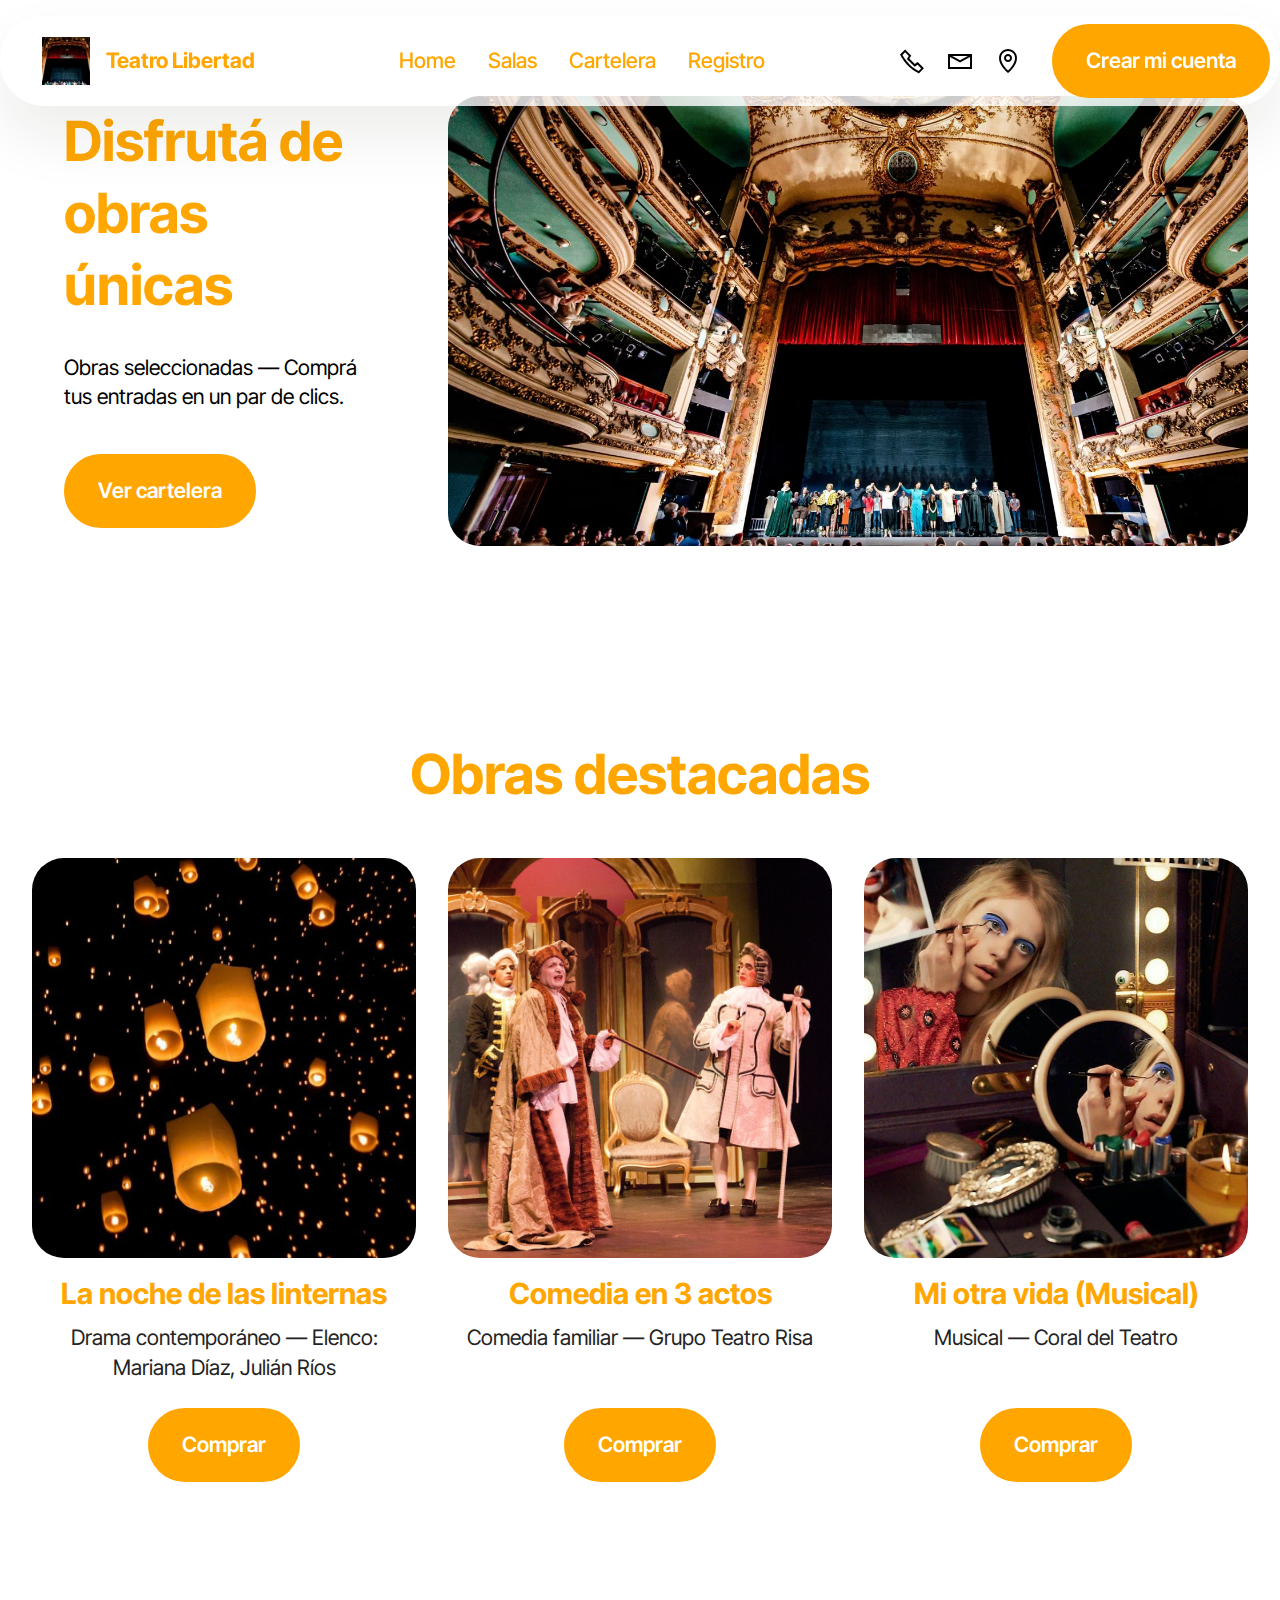
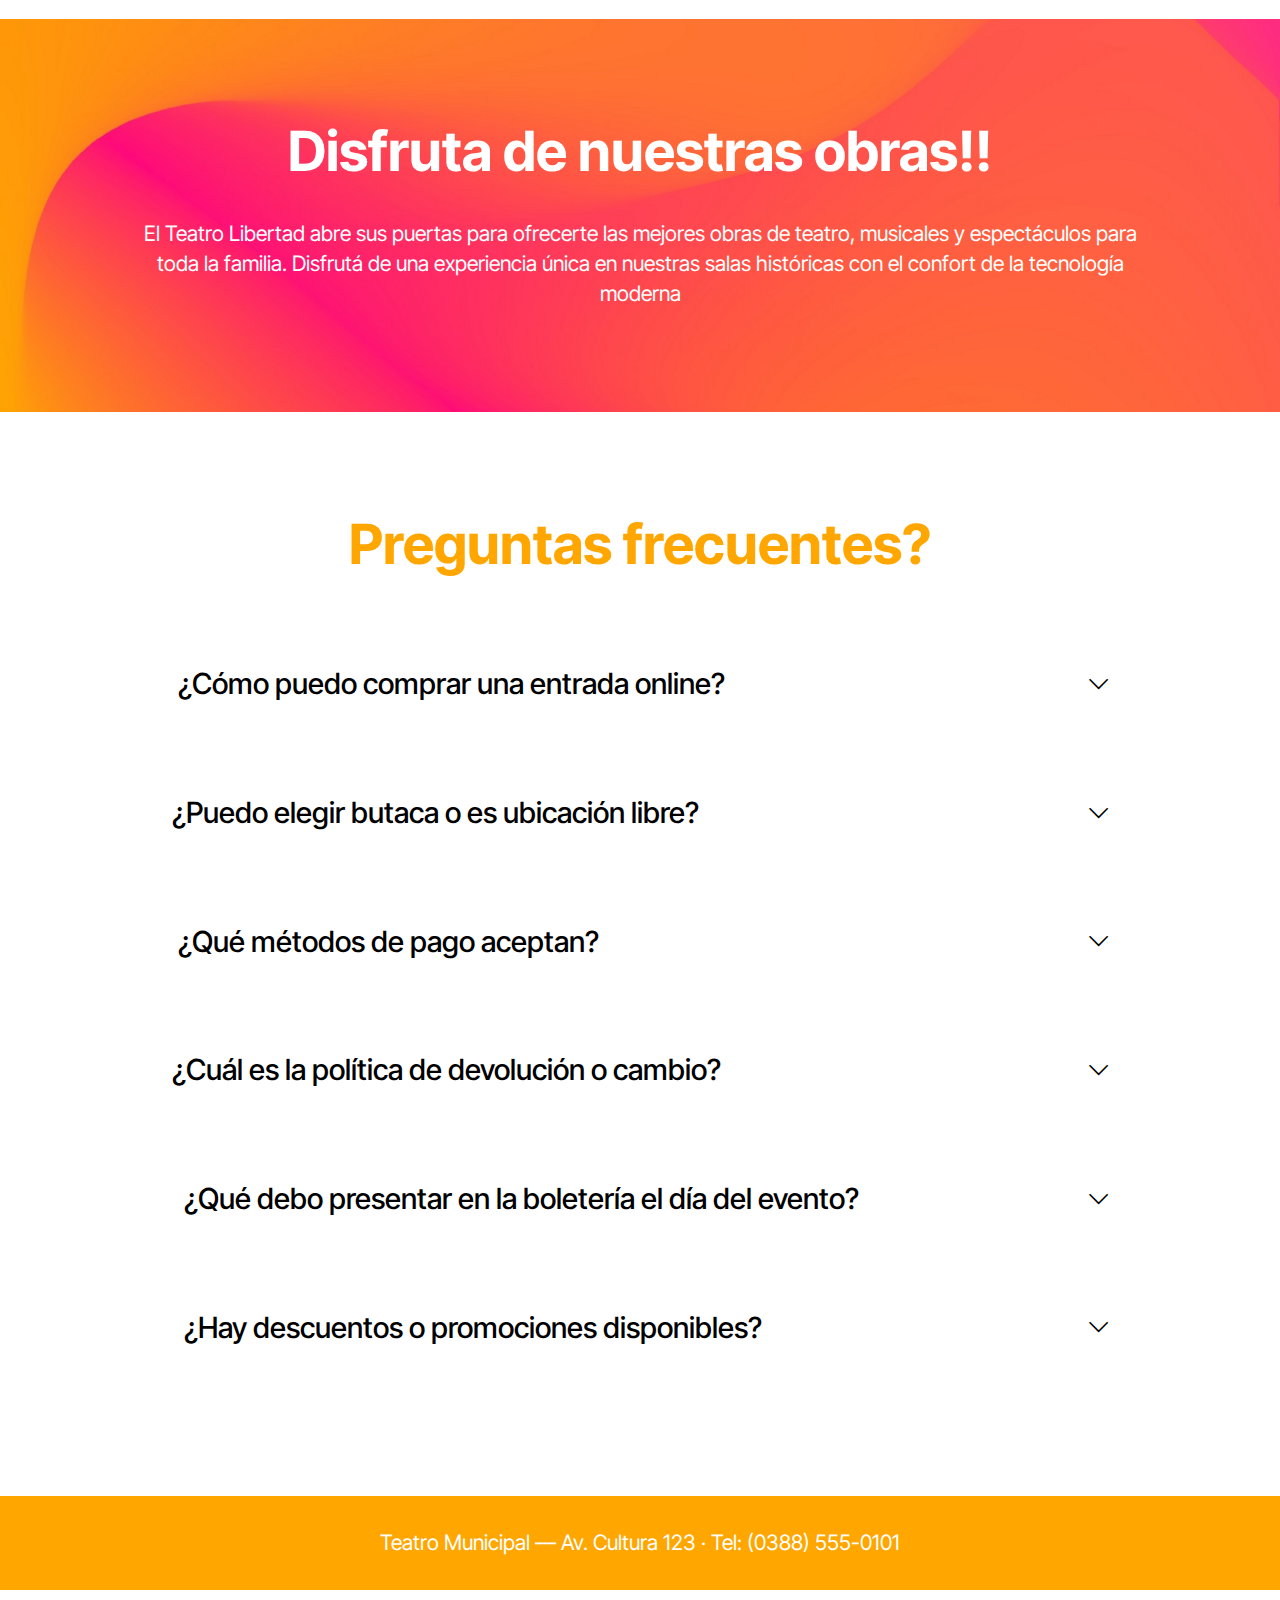
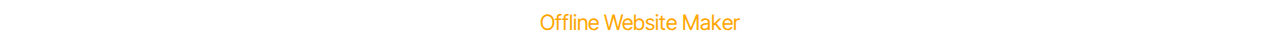
<file: index.html>
<!DOCTYPE html>
<html  >
<head>
  <!-- Site made with Mobirise Website Builder v6.1.4, https://mobirise.com -->
  <meta charset="UTF-8">
  <meta http-equiv="X-UA-Compatible" content="IE=edge">
  <meta name="generator" content="Mobirise v6.1.4, mobirise.com">
  <meta name="viewport" content="width=device-width, initial-scale=1, minimum-scale=1">
  <link rel="shortcut icon" href="assets/images/teatro-og-2.webp" type="image/x-icon">
  <meta name="description" content="">
  
  
  <title>Home</title>
  <link rel="stylesheet" href="assets/web/assets/mobirise-icons2/mobirise2.css">
  <link rel="stylesheet" href="assets/bootstrap/css/bootstrap.min.css">
  <link rel="stylesheet" href="assets/dropdown/css/style.css">
  <link rel="stylesheet" href="assets/theme/css/style.css">
  <link rel="preload" href="https://fonts.googleapis.com/css?family=Inter+Tight:100,200,300,400,500,600,700,800,900,100i,200i,300i,400i,500i,600i,700i,800i,900i&display=swap" as="style" onload="this.onload=null;this.rel='stylesheet'">
  <noscript><link rel="stylesheet" href="https://fonts.googleapis.com/css?family=Inter+Tight:100,200,300,400,500,600,700,800,900,100i,200i,300i,400i,500i,600i,700i,800i,900i&display=swap"></noscript>
  <link rel="preload" as="style" href="assets/mobirise/css/mbr-additional.css?v=BH3jJI"><link rel="stylesheet" href="assets/mobirise/css/mbr-additional.css?v=BH3jJI" type="text/css">

  
  
  
</head>
<body>
  
  <section data-bs-version="5.1" class="menu menu2 cid-v0oyjKW54Q" once="menu" id="menu02-6">
	

	<nav class="navbar navbar-dropdown navbar-fixed-top navbar-expand-lg">
		<div class="container">
			<div class="navbar-brand">
				<span class="navbar-logo">
					<a href="https://mobiri.se">
						<img src="assets/images/teatro-og-2.webp" alt="Mobirise Website Builder" style="height: 3rem;">
					</a>
				</span>
				<span class="navbar-caption-wrap"><a class="navbar-caption text-primary display-4" href="index.html#header01-7">Teatro Libertad</a></span>
			</div>
			<button class="navbar-toggler" type="button" data-toggle="collapse" data-bs-toggle="collapse" data-target="#navbarSupportedContent" data-bs-target="#navbarSupportedContent" aria-controls="navbarNavAltMarkup" aria-expanded="false" aria-label="Toggle navigation">
				<div class="hamburger">
					<span></span>
					<span></span>
					<span></span>
					<span></span>
				</div>
			</button>
			<div class="collapse navbar-collapse" id="navbarSupportedContent">
				<ul class="navbar-nav nav-dropdown" data-app-modern-menu="true"><li class="nav-item">
						<a class="nav-link link text-primary display-4" href="index.html#header01-7">Home</a>
					</li><li class="nav-item"><a class="nav-link link text-primary display-4" href="page1.html#features06-f">Salas</a></li>
					<li class="nav-item">
						<a class="nav-link link text-primary display-4" href="page2.html#features017-m" aria-expanded="false">Cartelera</a>
					</li>
					<li class="nav-item">
						<a class="nav-link link text-primary display-4" href="page3.html#form02-t">Registro</a>
					</li></ul>
				<div class="icons-menu">
					<a class="iconfont-wrapper" href="https://www.whatsapp.com/?lang=es" target="_blank">
						<span class="p-2 mbr-iconfont mobi-mbri-phone mobi-mbri"></span>
					</a>
					<a class="iconfont-wrapper" href="https://mail.google.com/" target="_blank">
						<span class="p-2 mbr-iconfont mobi-mbri-letter mobi-mbri"></span>
					</a>
					<a class="iconfont-wrapper" href="https://maps.google.com/" target="_blank">
						<span class="p-2 mbr-iconfont mobi-mbri-map-pin mobi-mbri"></span>
					</a>
					
				</div>
				<div class="navbar-buttons mbr-section-btn"><a class="btn btn-primary display-4" href="page3.html#form02-t">Crear mi cuenta</a></div>
			</div>
		</div>
	</nav>
</section>

<section data-bs-version="5.1" class="header1 cid-v0oynEr1aq" id="header01-7">
	

	
	

	<div class="container-fluid">
		<div class="row justify-content-center">
			<div class="col-12 col-md-12 col-lg-8 image-wrapper">
				<img class="w-100" src="assets/images/teatro-og.webp" alt="Mobirise Website Builder">
			</div>
			<div class="col-12 col-lg col-md-12">
				<div class="text-wrapper align-left">
					<h1 class="mbr-section-title mbr-fonts-style mb-4 display-2"><strong>Disfrutá de obras únicas</strong></h1>
					<p class="mbr-text mbr-fonts-style mb-4 display-7">
						Obras seleccionadas — Comprá tus entradas en un par de clics.
					</p>
					<div class="mbr-section-btn mt-3"><a class="btn btn-primary display-7" href="page2.html#features06-f">Ver cartelera</a></div>
				</div>
			</div>
		</div>
	</div>
</section>

<section data-bs-version="5.1" class="features03 cid-v0oywor6Ij" id="features03-8">
	
	
	<div class="container">
		<div class="row justify-content-center mb-5">
			<div class="col-12 content-head">
				<div class="mbr-section-head">
					<h4 class="mbr-section-title mbr-fonts-style align-center mb-0 display-2">
						<strong>Obras destacadas</strong></h4>
					
				</div>
			</div>
		</div>
		<div class="row">
			<div class="item features-image col-12 col-md-6 col-lg-4 active">
				<div class="item-wrapper">
					<div class="item-img mb-3">
						<img src="assets/images/0791e81e1b9f1e2254066a871e206496.jpg" alt="Mobirise Website Builder" title="">
					</div>
					<div class="item-content align-left">
						<h5 class="item-title mbr-fonts-style mt-0 mb-2 display-5"><strong>La noche de las linternas</strong></h5>
						<p class="mbr-text mbr-fonts-style mb-3 display-7">
						    Drama contemporáneo — Elenco: Mariana Díaz, Julián Ríos
						</p>
						<div class="mbr-section-btn item-footer"><a href="" class="btn item-btn btn-primary display-7">Comprar</a></div>
					</div>
				</div>
			</div>
			<div class="item features-image col-12 col-md-6 col-lg-4">
				<div class="item-wrapper">
					<div class="item-img mb-3">
						<img src="assets/images/1d88c9e9bf00a17dbaa290c67cdc87dc.jpg" alt="Mobirise Website Builder" title="" data-slide-to="1" data-bs-slide-to="1">
					</div>
					<div class="item-content align-left">
						<h5 class="item-title mbr-fonts-style mb-2 mt-0 display-5"><strong>Comedia en 3 actos</strong></h5>
						<p class="mbr-text mbr-fonts-style mb-3 display-7">
						Comedia familiar — Grupo Teatro Risa<br><br>
						</p>
						<div class="mbr-section-btn item-footer"><a href="" class="btn item-btn btn-primary display-7">Comprar</a></div>
					</div>
				</div>
			</div>
			<div class="item features-image col-12 col-md-6 col-lg-4">
				<div class="item-wrapper">
					<div class="item-img mb-3">
						<img src="assets/images/127429b464cc7bdcb5f52056f430c171.jpg" alt="Mobirise Website Builder" title="" data-slide-to="2" data-bs-slide-to="2">
					</div>
					<div class="item-content align-left">
						<h5 class="item-title mbr-fonts-style mb-2 mt-0 display-5"><strong>Mi otra vida (Musical)</strong></h5>
						<p class="mbr-text mbr-fonts-style mb-3 display-7">
						Musical — Coral del Teatro<br><br>
						</p>
						<div class="mbr-section-btn item-footer"><a href="" class="btn item-btn btn-primary display-7">Comprar</a></div>
					</div>
				</div>
			</div>
		</div>
	</div>
</section>

<section data-bs-version="5.1" class="article11 cid-v0oWjdmuHX" id="article11-13">
    

    
    
    <div class="container">
        <div class="row justify-content-center">
            <div class="title col-md-12 col-lg-10">
                <h3 class="mbr-section-title mbr-fonts-style align-center mt-0 mb-0 display-2">
                <strong>Disfruta de nuestras obras!!</strong></h3>
                <h4 class="mbr-section-subtitle align-center mbr-fonts-style mt-4 display-7">El Teatro Libertad abre sus puertas para ofrecerte las mejores obras de teatro, musicales y espectáculos para toda la familia. Disfrutá de una experiencia única en nuestras salas históricas con el confort de la tecnología moderna</h4>
                
            </div>
        </div>
    </div>
</section>

<section data-bs-version="5.1" class="list1 cid-v0vBMGwGzG" id="list01-15">	
    
	
	<div class="container">
		<div class="row justify-content-center">
			<div class="col-12 col-md-12 col-lg-10 m-auto">
				<div class="content">
					<div class="row justify-content-center mb-5">
						<div class="col-12 content-head">
							<div class="mbr-section-head">
								<h4 class="mbr-section-title mbr-fonts-style align-center mb-0 display-2">
									<strong>Preguntas frecuentes?</strong>
								</h4>
								
							</div>
						</div>
					</div>
					<div id="bootstrap-accordion_5" class="panel-group accordionStyles accordion" role="tablist" aria-multiselectable="true">
						<div class="card">
							<div class="card-header" role="tab" id="headingOne">
								<a role="button" class="panel-title collapsed" data-toggle="collapse" data-bs-toggle="collapse" data-core="" href="#collapse1_5" aria-expanded="false" aria-controls="collapse1">
									<h6 class="panel-title-edit mbr-semibold mbr-fonts-style mb-0 display-5">&nbsp;¿Cómo puedo comprar una entrada online?</h6>
									<span class="sign mbr-iconfont mobi-mbri-arrow-down"></span>
								</a>
							</div>
							<div id="collapse1_5" class="panel-collapse noScroll collapse" role="tabpanel" aria-labelledby="headingOne" data-parent="#accordion" data-bs-parent="#bootstrap-accordion_5">
								<div class="panel-body">
									<p class="mbr-fonts-style panel-text display-7">&nbsp;Ingresá a la sección <strong>Cartelera</strong>, elegí la función y hacé clic en <em>Comprar</em>. Completá el formulario de compra con tus datos y método de pago. Recibirás un comprobante (simulado) y un código que deberás presentar en boletería.
<br>              
<br></p>
								</div>
							</div>
						</div>
						<div class="card">
							<div class="card-header" role="tab" id="headingOne">
								<a role="button" class="panel-title collapsed" data-toggle="collapse" data-bs-toggle="collapse" data-core="" href="#collapse2_5" aria-expanded="false" aria-controls="collapse2">
									<h6 class="panel-title-edit mbr-semibold mbr-fonts-style mb-0 display-5">¿Puedo elegir butaca o es ubicación libre?</h6>
									<span class="sign mbr-iconfont mobi-mbri-arrow-down"></span>
								</a>
							</div>
							<div id="collapse2_5" class="panel-collapse noScroll collapse" role="tabpanel" aria-labelledby="headingOne" data-parent="#accordion" data-bs-parent="#bootstrap-accordion_5">
								<div class="panel-body">
									<p class="mbr-fonts-style panel-text display-7">
										Lorem ipsum dolor sit amet, consectetur adipiscing elit. Fusce vestibulum
										laoreet tincidunt. Proin et sapien scelerisque, ornare lectus eget, iaculis
										lectus. Pellentesque viverra molestie tortor. Nunc sed interdum est, in maximus
										diam. Donec eu tellus dictum, gravida velit et, sagittis arcu. Proin et lectus
										dapibus. Cras fringilla elit velit placerat tortor mollis cursus.
									</p>
								</div>
							</div>
						</div>
						<div class="card">
							<div class="card-header" role="tab" id="headingOne">
								<a role="button" class="panel-title collapsed" data-toggle="collapse" data-bs-toggle="collapse" data-core="" href="#collapse3_5" aria-expanded="false" aria-controls="collapse3">
									<h6 class="panel-title-edit mbr-semibold mbr-fonts-style mb-0 display-5">&nbsp;¿Qué métodos de pago aceptan?</h6>
									<span class="sign mbr-iconfont mobi-mbri-arrow-down"></span>
								</a>
							</div>
							<div id="collapse3_5" class="panel-collapse noScroll collapse" role="tabpanel" aria-labelledby="headingOne" data-parent="#accordion" data-bs-parent="#bootstrap-accordion_5">
								<div class="panel-body">
									<p class="mbr-fonts-style panel-text display-7">
										Lorem ipsum dolor sit amet, consectetur adipiscing elit. Fusce vestibulum
										laoreet tincidunt. Proin et sapien scelerisque, ornare lectus eget, iaculis
										lectus. Pellentesque viverra molestie tortor. Nunc sed interdum est, in maximus
										diam. Donec eu tellus dictum, gravida velit et, sagittis arcu. Proin et lectus
										dapibus. Cras fringilla elit velit placerat tortor mollis cursus.
									</p>
								</div>
							</div>
						</div>
						<div class="card">
							<div class="card-header" role="tab" id="headingOne">
								<a role="button" class="panel-title collapsed" data-toggle="collapse" data-bs-toggle="collapse" data-core="" href="#collapse4_5" aria-expanded="false" aria-controls="collapse4">
									<h6 class="panel-title-edit mbr-semibold mbr-fonts-style mb-0 display-5">¿Cuál es la política de devolución o cambio?</h6>
									<span class="sign mbr-iconfont mobi-mbri-arrow-down"></span>
								</a>
							</div>
							<div id="collapse4_5" class="panel-collapse noScroll collapse" role="tabpanel" aria-labelledby="headingOne" data-parent="#accordion" data-bs-parent="#bootstrap-accordion_5">
								<div class="panel-body">
									<p class="mbr-fonts-style panel-text display-7">
										Lorem ipsum dolor sit amet, consectetur adipiscing elit. Fusce vestibulum
										laoreet tincidunt. Proin et sapien scelerisque, ornare lectus eget, iaculis
										lectus. Pellentesque viverra molestie tortor. Nunc sed interdum est, in maximus
										diam. Donec eu tellus dictum, gravida velit et, sagittis arcu. Proin et lectus
										dapibus. Cras fringilla elit velit placerat tortor mollis cursus.
									</p>
								</div>
							</div>
						</div>
						<div class="card">
							<div class="card-header" role="tab" id="headingOne">
								<a role="button" class="panel-title collapsed" data-toggle="collapse" data-bs-toggle="collapse" data-core="" href="#collapse5_5" aria-expanded="false" aria-controls="collapse5">
									<h6 class="panel-title-edit mbr-semibold mbr-fonts-style mb-0 display-5">&nbsp; ¿Qué debo presentar en la boletería el día del evento?</h6>
									<span class="sign mbr-iconfont mobi-mbri-arrow-down"></span>
								</a>
							</div>
							<div id="collapse5_5" class="panel-collapse noScroll collapse" role="tabpanel" aria-labelledby="headingOne" data-parent="#accordion" data-bs-parent="#bootstrap-accordion_5">
								<div class="panel-body">
									<p class="mbr-fonts-style panel-text display-7">
										Lorem ipsum dolor sit amet, consectetur adipiscing elit. Fusce vestibulum
										laoreet tincidunt. Proin et sapien scelerisque, ornare lectus eget, iaculis
										lectus. Pellentesque viverra molestie tortor. Nunc sed interdum est, in maximus
										diam. Donec eu tellus dictum, gravida velit et, sagittis arcu. Proin et lectus
										dapibus. Cras fringilla elit velit placerat tortor mollis cursus.
									</p>
								</div>
							</div>
						</div>
						<div class="card">
							<div class="card-header" role="tab" id="headingOne">
								<a role="button" class="panel-title collapsed" data-toggle="collapse" data-bs-toggle="collapse" data-core="" href="#collapse6_5" aria-expanded="false" aria-controls="collapse6">
									<h6 class="panel-title-edit mbr-semibold mbr-fonts-style mb-0 display-5">&nbsp; ¿Hay descuentos o promociones disponibles?</h6>
									<span class="sign mbr-iconfont mobi-mbri-arrow-down"></span>
								</a>
							</div>
							<div id="collapse6_5" class="panel-collapse noScroll collapse" role="tabpanel" aria-labelledby="headingOne" data-parent="#accordion" data-bs-parent="#bootstrap-accordion_5">
								<div class="panel-body">
									<p class="mbr-fonts-style panel-text display-7">
										Lorem ipsum dolor sit amet, consectetur adipiscing elit. Fusce vestibulum
										laoreet tincidunt. Proin et sapien scelerisque, ornare lectus eget, iaculis
										lectus. Pellentesque viverra molestie tortor. Nunc sed interdum est, in maximus
										diam. Donec eu tellus dictum, gravida velit et, sagittis arcu. Proin et lectus
										dapibus. Cras fringilla elit velit placerat tortor mollis cursus.
									</p>
								</div>
							</div>
						</div>
					</div>
				</div>
			</div>
		</div>
	</div>
</section>

<section data-bs-version="5.1" class="footer4 cid-v0oAAlDn9Z" once="footers" id="footer04-a">

    

    

    <div class="container">
        <div class="media-container-row align-center mbr-white">
            <div class="col-12">
                <p class="mbr-text mb-0 mbr-fonts-style display-7">
                    Teatro Municipal — Av. Cultura 123 · Tel: (0388) 555-0101
                </p>
            </div>
        </div>
    </div>
</section><section class="display-7" style="padding: 0;align-items: center;justify-content: center;flex-wrap: wrap;    align-content: center;display: flex;position: relative;height: 4rem;"><a href="https://mobiri.se/3116524" style="flex: 1 1;height: 4rem;position: absolute;width: 100%;z-index: 1;"><img alt="" style="height: 4rem;" src="[data-uri]"></a><p style="margin: 0;text-align: center;" class="display-7">&#8204;</p><a style="z-index:1" href="https://mobirise.com/offline-website-builder.html">Offline Website Maker</a></section><script src="assets/bootstrap/js/bootstrap.bundle.min.js"></script>  <script src="assets/smoothscroll/smooth-scroll.js"></script>  <script src="assets/ytplayer/index.js"></script>  <script src="assets/dropdown/js/navbar-dropdown.js"></script>  <script src="assets/mbr-switch-arrow/mbr-switch-arrow.js"></script>  <script src="assets/theme/js/script.js"></script>  
  
  
</body>
</html>
</file>
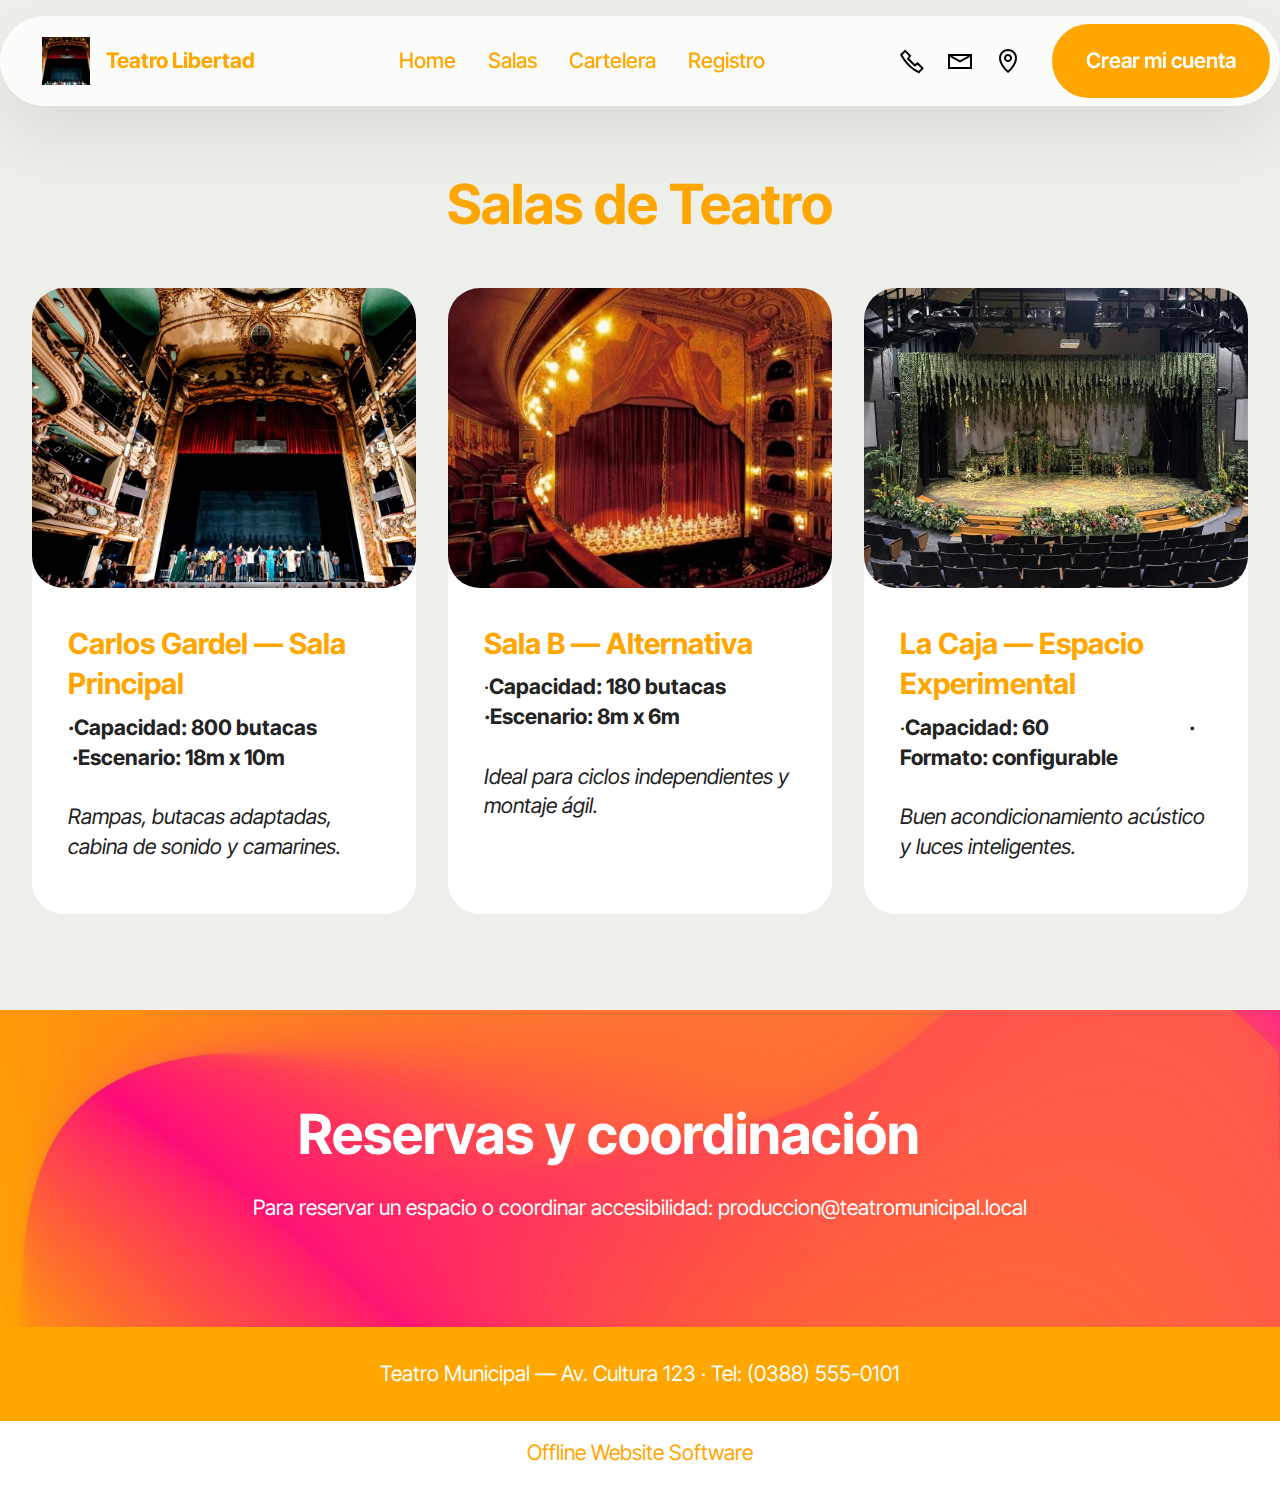
<file: page1.html>
<!DOCTYPE html>
<html  >
<head>
  <!-- Site made with Mobirise Website Builder v6.1.4, https://mobirise.com -->
  <meta charset="UTF-8">
  <meta http-equiv="X-UA-Compatible" content="IE=edge">
  <meta name="generator" content="Mobirise v6.1.4, mobirise.com">
  <meta name="viewport" content="width=device-width, initial-scale=1, minimum-scale=1">
  <link rel="shortcut icon" href="assets/images/teatro-og-2.webp" type="image/x-icon">
  <meta name="description" content="">
  
  
  <title>Salas</title>
  <link rel="stylesheet" href="assets/web/assets/mobirise-icons2/mobirise2.css">
  <link rel="stylesheet" href="assets/bootstrap/css/bootstrap.min.css">
  <link rel="stylesheet" href="assets/dropdown/css/style.css">
  <link rel="stylesheet" href="assets/theme/css/style.css">
  <link rel="preload" href="https://fonts.googleapis.com/css?family=Inter+Tight:100,200,300,400,500,600,700,800,900,100i,200i,300i,400i,500i,600i,700i,800i,900i&display=swap" as="style" onload="this.onload=null;this.rel='stylesheet'">
  <noscript><link rel="stylesheet" href="https://fonts.googleapis.com/css?family=Inter+Tight:100,200,300,400,500,600,700,800,900,100i,200i,300i,400i,500i,600i,700i,800i,900i&display=swap"></noscript>
  <link rel="preload" as="style" href="assets/mobirise/css/mbr-additional.css?v=Gt91lm"><link rel="stylesheet" href="assets/mobirise/css/mbr-additional.css?v=Gt91lm" type="text/css">

  
  
  
</head>
<body>
  
  <section data-bs-version="5.1" class="menu menu2 cid-v0oyjKW54Q" once="menu" id="menu02-b">
	

	<nav class="navbar navbar-dropdown navbar-fixed-top navbar-expand-lg">
		<div class="container">
			<div class="navbar-brand">
				<span class="navbar-logo">
					<a href="https://mobiri.se">
						<img src="assets/images/teatro-og-2.webp" alt="Mobirise Website Builder" style="height: 3rem;">
					</a>
				</span>
				<span class="navbar-caption-wrap"><a class="navbar-caption text-primary display-4" href="index.html#header01-7">Teatro Libertad</a></span>
			</div>
			<button class="navbar-toggler" type="button" data-toggle="collapse" data-bs-toggle="collapse" data-target="#navbarSupportedContent" data-bs-target="#navbarSupportedContent" aria-controls="navbarNavAltMarkup" aria-expanded="false" aria-label="Toggle navigation">
				<div class="hamburger">
					<span></span>
					<span></span>
					<span></span>
					<span></span>
				</div>
			</button>
			<div class="collapse navbar-collapse" id="navbarSupportedContent">
				<ul class="navbar-nav nav-dropdown" data-app-modern-menu="true"><li class="nav-item">
						<a class="nav-link link text-primary display-4" href="index.html#header01-7">Home</a>
					</li><li class="nav-item"><a class="nav-link link text-primary display-4" href="page1.html#features06-f">Salas</a></li>
					<li class="nav-item">
						<a class="nav-link link text-primary display-4" href="page2.html#features017-m" aria-expanded="false">Cartelera</a>
					</li>
					<li class="nav-item">
						<a class="nav-link link text-primary display-4" href="page3.html#form02-t">Registro</a>
					</li></ul>
				<div class="icons-menu">
					<a class="iconfont-wrapper" href="https://www.whatsapp.com/?lang=es" target="_blank">
						<span class="p-2 mbr-iconfont mobi-mbri-phone mobi-mbri"></span>
					</a>
					<a class="iconfont-wrapper" href="https://mail.google.com/" target="_blank">
						<span class="p-2 mbr-iconfont mobi-mbri-letter mobi-mbri"></span>
					</a>
					<a class="iconfont-wrapper" href="https://maps.google.com/" target="_blank">
						<span class="p-2 mbr-iconfont mobi-mbri-map-pin mobi-mbri"></span>
					</a>
					
				</div>
				<div class="navbar-buttons mbr-section-btn"><a class="btn btn-primary display-4" href="page3.html#form02-t">Crear mi cuenta</a></div>
			</div>
		</div>
	</nav>
</section>

<section data-bs-version="5.1" class="features6 start cid-v0oBGE3Z3d" id="features06-f">
	
	
	<div class="container">
		<div class="row justify-content-center">
			<div class="col-12 content-head">
				<div class="mbr-section-head mb-5">
					<h4 class="mbr-section-title mbr-fonts-style align-center mb-0 display-2">
						<strong><br></strong><strong>Salas de Teatro</strong><br></h4>
					
					
				</div>
			</div>
		</div>
		<div class="row">
			<div class="item features-image col-12 col-md-6 col-lg-4">
				<div class="item-wrapper">
					<div class="item-img">
						<img src="assets/images/teatro-og.webp" alt="Mobirise Website Builder">
					</div>
					<div class="item-content">
						<h5 class="item-title mbr-fonts-style display-5"><strong>Carlos Gardel — Sala Principal</strong></h5>
						<p class="mbr-text mbr-fonts-style display-7"><strong style="">·Capacidad: 800 butacas&nbsp; &nbsp;·Escenario: 18m x 10m
</strong><br>
<br><em>Rampas, butacas adaptadas, cabina de sonido y camarines.</em></p>
						
					</div>
				</div>
			</div>
			<div class="item features-image col-12 col-md-6 col-lg-4">
				<div class="item-wrapper">
					<div class="item-img">
						<img src="assets/images/4f6efedfa7c56d15766eb9ffc70fdeab.jpg" alt="Mobirise Website Builder">
					</div>
					<div class="item-content">
						<h5 class="item-title mbr-fonts-style display-5"><strong>Sala B — Alternativa</strong></h5>
						<p class="mbr-text mbr-fonts-style display-7">·<strong>Capacidad: 180 butacas ·Escenario: 8m x 6m
</strong><br>
<br><em>Ideal para ciclos independientes y montaje ágil.</em></p>
						
					</div>
				</div>
			</div>
			<div class="item features-image col-12 col-md-6 col-lg-4">
				<div class="item-wrapper">
					<div class="item-img">
						<img src="assets/images/cb89a892b5bfed79faddcad2da81b548.jpg" alt="Mobirise Website Builder">
					</div>
					<div class="item-content">
						<h5 class="item-title mbr-fonts-style display-5"><strong>La Caja — Espacio Experimental</strong></h5>
						<p class="mbr-text mbr-fonts-style display-7">·<strong>Capacidad: 60&nbsp; &nbsp; &nbsp; &nbsp; &nbsp; &nbsp; &nbsp; &nbsp; &nbsp; &nbsp; &nbsp; &nbsp; &nbsp; &nbsp; &nbsp; &nbsp; &nbsp; &nbsp;· Formato: configurable
</strong><br>
<br><em>Buen acondicionamiento acústico y luces inteligentes.</em></p>
						
					</div>
				</div>
			</div>
		</div>
	</div>
</section>

<section data-bs-version="5.1" class="article11 cid-v0oBRa2UQ2" id="article11-g">
    

    
    
    <div class="container">
        <div class="row justify-content-center">
            <div class="title col-md-12 col-lg-10">
                <h3 class="mbr-section-title mbr-fonts-style align-center mt-0 mb-0 display-2"><p><strong>Reservas y coordinación&nbsp;</strong>&nbsp;&nbsp;&nbsp;&nbsp;</p></h3>
                <h4 class="mbr-section-subtitle align-center mbr-fonts-style mt-4 display-7">Para reservar un espacio o coordinar accesibilidad: produccion@teatromunicipal.local</h4>
                
            </div>
        </div>
    </div>
</section>

<section data-bs-version="5.1" class="footer4 cid-v0oAAlDn9Z" once="footers" id="footer04-c">

    

    

    <div class="container">
        <div class="media-container-row align-center mbr-white">
            <div class="col-12">
                <p class="mbr-text mb-0 mbr-fonts-style display-7">
                    Teatro Municipal — Av. Cultura 123 · Tel: (0388) 555-0101
                </p>
            </div>
        </div>
    </div>
</section><section class="display-7" style="padding: 0;align-items: center;justify-content: center;flex-wrap: wrap;    align-content: center;display: flex;position: relative;height: 4rem;"><a href="https://mobiri.se/3116524" style="flex: 1 1;height: 4rem;position: absolute;width: 100%;z-index: 1;"><img alt="" style="height: 4rem;" src="[data-uri]"></a><p style="margin: 0;text-align: center;" class="display-7">&#8204;</p><a style="z-index:1" href="https://mobirise.com/offline-website-builder.html">Offline Website Software</a></section><script src="assets/bootstrap/js/bootstrap.bundle.min.js"></script>  <script src="assets/smoothscroll/smooth-scroll.js"></script>  <script src="assets/ytplayer/index.js"></script>  <script src="assets/dropdown/js/navbar-dropdown.js"></script>  <script src="assets/theme/js/script.js"></script>  
  
  
</body>
</html>
</file>
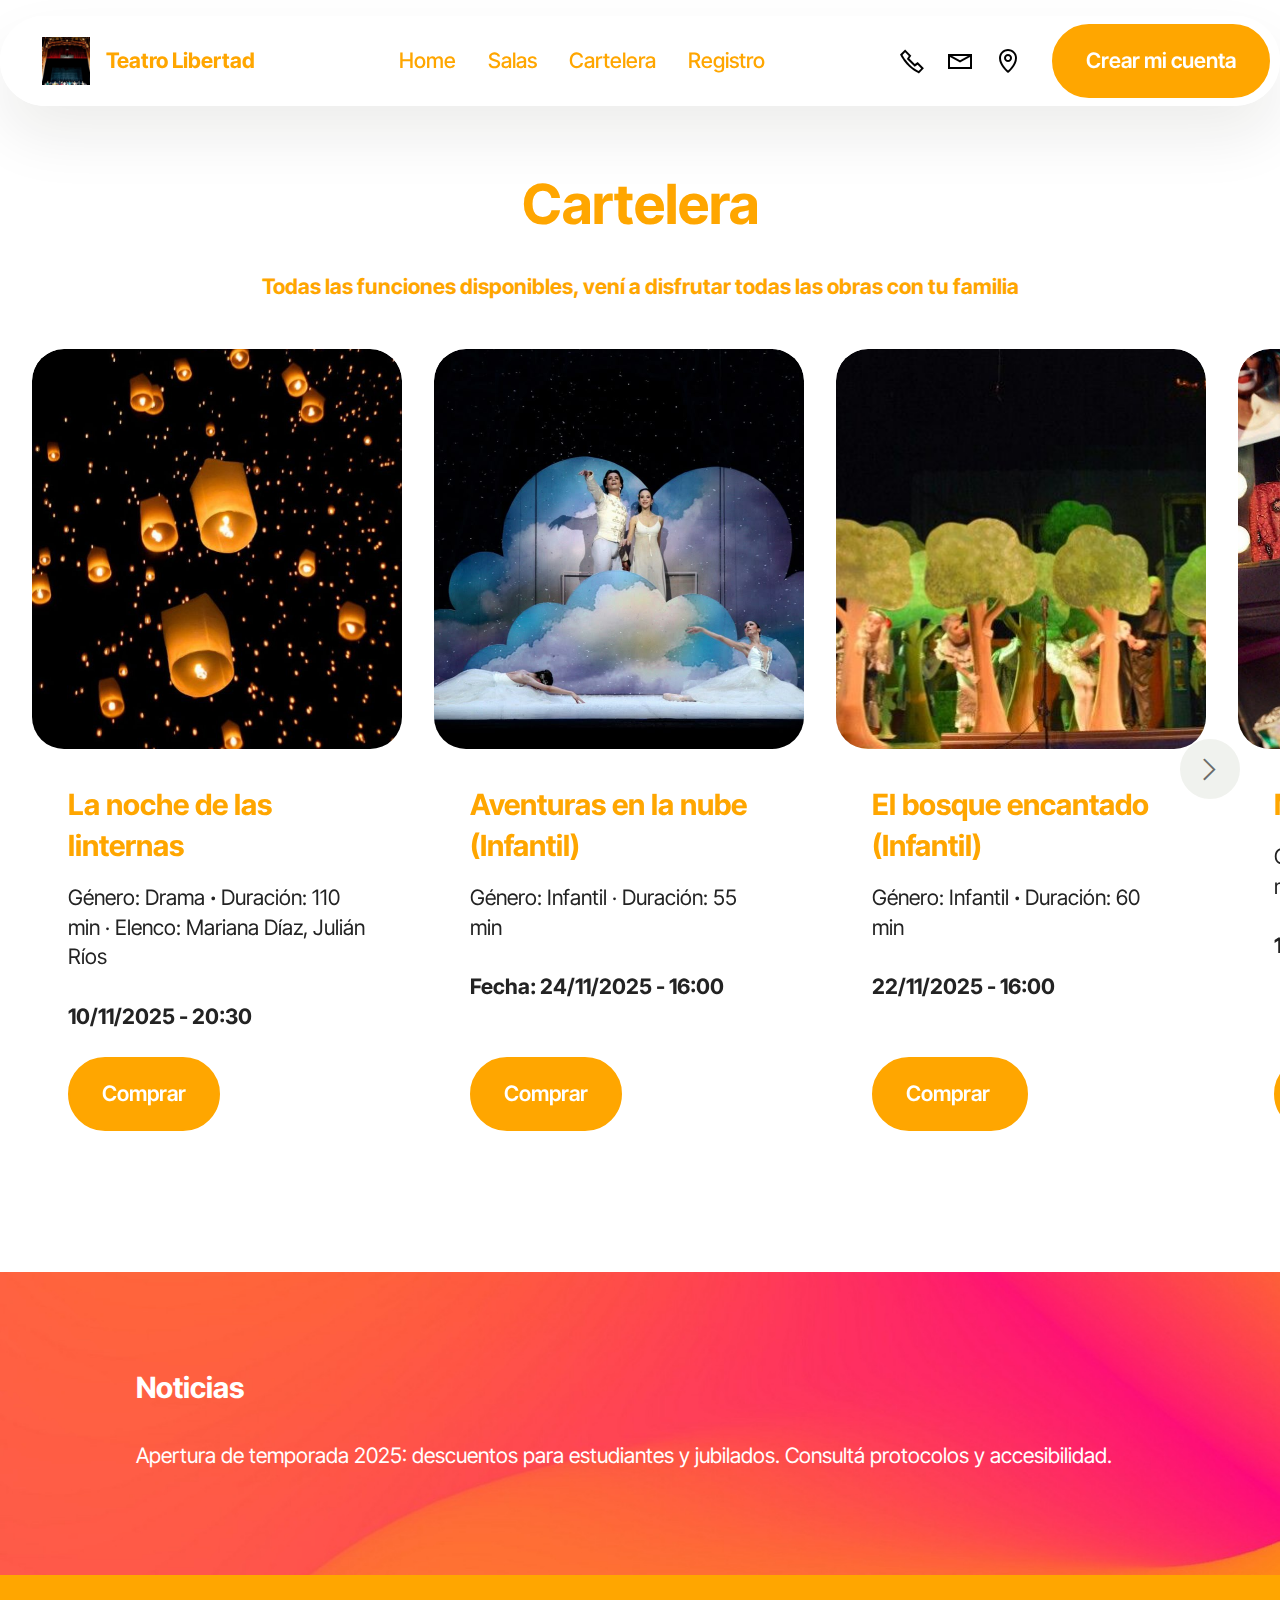
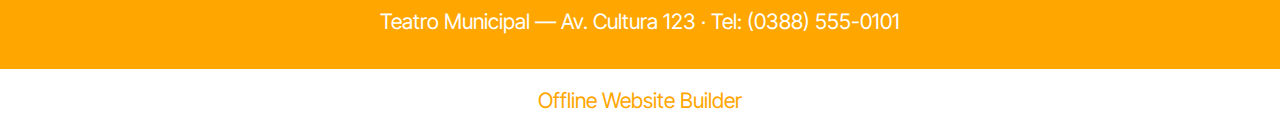
<file: page2.html>
<!DOCTYPE html>
<html  >
<head>
  <!-- Site made with Mobirise Website Builder v6.1.4, https://mobirise.com -->
  <meta charset="UTF-8">
  <meta http-equiv="X-UA-Compatible" content="IE=edge">
  <meta name="generator" content="Mobirise v6.1.4, mobirise.com">
  <meta name="viewport" content="width=device-width, initial-scale=1, minimum-scale=1">
  <link rel="shortcut icon" href="assets/images/teatro-og-2.webp" type="image/x-icon">
  <meta name="description" content="">
  
  
  <title>Cartelera</title>
  <link rel="stylesheet" href="assets/web/assets/mobirise-icons2/mobirise2.css">
  <link rel="stylesheet" href="assets/bootstrap/css/bootstrap.min.css">
  <link rel="stylesheet" href="assets/dropdown/css/style.css">
  <link rel="stylesheet" href="assets/theme/css/style.css">
  <link rel="preload" href="https://fonts.googleapis.com/css?family=Inter+Tight:100,200,300,400,500,600,700,800,900,100i,200i,300i,400i,500i,600i,700i,800i,900i&display=swap" as="style" onload="this.onload=null;this.rel='stylesheet'">
  <noscript><link rel="stylesheet" href="https://fonts.googleapis.com/css?family=Inter+Tight:100,200,300,400,500,600,700,800,900,100i,200i,300i,400i,500i,600i,700i,800i,900i&display=swap"></noscript>
  <link rel="preload" as="style" href="assets/mobirise/css/mbr-additional.css?v=p5r1jJ"><link rel="stylesheet" href="assets/mobirise/css/mbr-additional.css?v=p5r1jJ" type="text/css">

  
  
  
</head>
<body>
  
  <section data-bs-version="5.1" class="menu menu2 cid-v0oyjKW54Q" once="menu" id="menu02-k">
	

	<nav class="navbar navbar-dropdown navbar-fixed-top navbar-expand-lg">
		<div class="container">
			<div class="navbar-brand">
				<span class="navbar-logo">
					<a href="https://mobiri.se">
						<img src="assets/images/teatro-og-2.webp" alt="Mobirise Website Builder" style="height: 3rem;">
					</a>
				</span>
				<span class="navbar-caption-wrap"><a class="navbar-caption text-primary display-4" href="index.html#header01-7">Teatro Libertad</a></span>
			</div>
			<button class="navbar-toggler" type="button" data-toggle="collapse" data-bs-toggle="collapse" data-target="#navbarSupportedContent" data-bs-target="#navbarSupportedContent" aria-controls="navbarNavAltMarkup" aria-expanded="false" aria-label="Toggle navigation">
				<div class="hamburger">
					<span></span>
					<span></span>
					<span></span>
					<span></span>
				</div>
			</button>
			<div class="collapse navbar-collapse" id="navbarSupportedContent">
				<ul class="navbar-nav nav-dropdown" data-app-modern-menu="true"><li class="nav-item">
						<a class="nav-link link text-primary display-4" href="index.html#header01-7">Home</a>
					</li><li class="nav-item"><a class="nav-link link text-primary display-4" href="page1.html#features06-f">Salas</a></li>
					<li class="nav-item">
						<a class="nav-link link text-primary display-4" href="page2.html#features017-m" aria-expanded="false">Cartelera</a>
					</li>
					<li class="nav-item">
						<a class="nav-link link text-primary display-4" href="page3.html#form02-t">Registro</a>
					</li></ul>
				<div class="icons-menu">
					<a class="iconfont-wrapper" href="https://www.whatsapp.com/?lang=es" target="_blank">
						<span class="p-2 mbr-iconfont mobi-mbri-phone mobi-mbri"></span>
					</a>
					<a class="iconfont-wrapper" href="https://mail.google.com/" target="_blank">
						<span class="p-2 mbr-iconfont mobi-mbri-letter mobi-mbri"></span>
					</a>
					<a class="iconfont-wrapper" href="https://maps.google.com/" target="_blank">
						<span class="p-2 mbr-iconfont mobi-mbri-map-pin mobi-mbri"></span>
					</a>
					
				</div>
				<div class="navbar-buttons mbr-section-btn"><a class="btn btn-primary display-4" href="page3.html#form02-t">Crear mi cuenta</a></div>
			</div>
		</div>
	</nav>
</section>

<section data-bs-version="5.1" class="features017 mbr-embla cid-v0oGKWQ7QM" id="features017-m">
	
	
	<div class="position-relative">
		<div class="container-fluid">
			<div class="row justify-content-center">
				<div class="col-12 content-head">
					<div class="mbr-section-head mb-5">
						<h4 class="mbr-section-title mbr-fonts-style align-center mb-0 display-2"><br><strong>Cartelera</strong></h4>
						<h5 class="mbr-section-subtitle mbr-fonts-style align-center mb-0 mt-4 display-7"><strong>Todas las funciones disponibles, vení a disfrutar todas las obras con tu familia</strong></h5>
					</div>
				</div>
			</div>
		</div>

		<div class="embla" data-skip-snaps="true" data-align="center" data-contain-scroll="trimSnaps" data-auto-play-interval="5" data-draggable="true">
			<div class="embla__viewport container-fluid">
				<div class="embla__container">
					
					<div class="embla__slide slider-image item active" style="margin-left: 1rem; margin-right: 1rem;">
						<div class="slide-content">
							<div class="item-img">
								<div class="item-wrapper">
									<img src="assets/images/0791e81e1b9f1e2254066a871e206496.jpg" alt="Mobirise Website Builder" title="" data-slide-to="1" data-bs-slide-to="1">
								</div>
							</div>
							<div class="item-content">
								<h5 class="item-title mbr-fonts-style display-5"><strong>La noche de las linternas</strong></h5>
								
								<p class="mbr-text mbr-fonts-style mt-3 display-7">
									Género: Drama <strong>·</strong> Duración: 110 min · Elenco: Mariana Díaz, Julián Ríos<br><br><strong>10/11/2025 - 20:30</strong><br>
								</p>
							</div>

							<div class="mbr-section-btn item-footer mt-2"><a href="page4.html#form02-x" class="btn item-btn btn-primary display-7" target="_blank">Comprar</a></div>
						</div>
					</div>
					<div class="embla__slide slider-image item" style="margin-left: 1rem; margin-right: 1rem;">
						<div class="slide-content">
							<div class="item-img">
								<div class="item-wrapper">
									<img src="assets/images/494e08189da112855dc232d3f2bfbcbf.jpg" alt="Mobirise Website Builder" title="" data-slide-to="1" data-bs-slide-to="1">
								</div>
							</div>
							<div class="item-content">
								<h5 class="item-title mbr-fonts-style display-5"><strong>Aventuras en la nube (Infantil)</strong></h5>
								
								<p class="mbr-text mbr-fonts-style mt-3 display-7">Género: Infantil · Duración: 55 min<br><br><strong>Fecha: 24/11/2025 - 16:00</strong></p>
							</div>
							<div class="mbr-section-btn item-footer mt-2"><a href="page4.html#form02-x" class="btn item-btn btn-primary display-7" target="_blank">Comprar</a></div>
						</div>
					</div>
					
					<div class="embla__slide slider-image item" style="margin-left: 1rem; margin-right: 1rem;">
						<div class="slide-content">
							<div class="item-img">
								<div class="item-wrapper">
									<img src="assets/images/79582dc578bc273c11bd82933e280227.jpg" alt="Mobirise Website Builder" title="" data-slide-to="2" data-bs-slide-to="2">
								</div>
							</div>
							<div class="item-content">
								<h5 class="item-title mbr-fonts-style display-5"><strong>El bosque encantado (Infantil)</strong></h5>
								
								<p class="mbr-text mbr-fonts-style mt-3 display-7">
									Género: Infantil <strong>·</strong> Duración: 60 min<br><br><strong>22/11/2025 - 16:00</strong><br>
								</p>
							</div>
							<div class="mbr-section-btn item-footer mt-2"><a href="page4.html#form02-x" class="btn item-btn btn-primary display-7" target="_blank">Comprar&nbsp;</a></div>
						</div>
					</div><div class="embla__slide slider-image item" style="margin-left: 1rem; margin-right: 1rem;">
						<div class="slide-content">
							<div class="item-img">
								<div class="item-wrapper">
									<img src="assets/images/127429b464cc7bdcb5f52056f430c171.jpg" alt="Mobirise Website Builder" title="" data-slide-to="3" data-bs-slide-to="3">
								</div>
							</div>
							<div class="item-content">
								<h5 class="item-title mbr-fonts-style display-5"><strong>Mi otra vida (Musical)</strong></h5>
								
								<p class="mbr-text mbr-fonts-style mt-3 display-7">Género: Musical <strong>· </strong>Duración: 130 min · Coral del Teatro<br><br><strong style="">18/11/2025 - 21:00</strong><br></p>
							</div>
							<div class="mbr-section-btn item-footer mt-2"><a href="page4.html#form02-x" class="btn item-btn btn-primary display-7" target="_blank">Comprar</a></div>
						</div>
					</div>
					<div class="embla__slide slider-image item" style="margin-left: 1rem; margin-right: 1rem;">
						<div class="slide-content">
							<div class="item-img">
								<div class="item-wrapper">
									<img src="assets/images/8a951abd32bc6628970ed25cc5b627d8.jpg" alt="Mobirise Website Builder" title="" data-slide-to="5" data-bs-slide-to="5">
								</div>
							</div>
							<div class="item-content">
								<h5 class="item-title mbr-fonts-style display-5"><strong>La casita de los cuentos (Infantil)</strong></h5>
								
								<p class="mbr-text mbr-fonts-style mt-3 display-7">Género: Infantil · Duración: 50 min<br><br><strong>Fecha: 30/11/2025 - 16:00</strong></p>
							</div>
							<div class="mbr-section-btn item-footer mt-2"><a href="page4.html#form02-x" class="btn item-btn btn-primary display-7" target="_blank">Comprar</a></div>
						</div>
					</div>
					<div class="embla__slide slider-image item" style="margin-left: 1rem; margin-right: 1rem;">
						<div class="slide-content">
							<div class="item-img">
								<div class="item-wrapper">
									<img src="assets/images/7c501a57baf9a879d5004bf98037761e.jpg" alt="Mobirise Website Builder" title="" data-slide-to="6" data-bs-slide-to="6">
								</div>
							</div>
							<div class="item-content">
								<h5 class="item-title mbr-fonts-style display-5"><strong>El pequeño viajero&nbsp;</strong></h5>
								
								<p class="mbr-text mbr-fonts-style mt-3 display-7">Género: Infantil · Duración: 65 min<br><br><strong>Fecha: 07/12/2025 - 16:00</strong></p>
							</div>
							<div class="mbr-section-btn item-footer mt-2"><a href="page4.html#form02-x" class="btn item-btn btn-primary display-7" target="_blank">Comprar</a></div>
						</div>
					</div>
					<div class="embla__slide slider-image item" style="margin-left: 1rem; margin-right: 1rem;">
					<div class="slide-content">
						<div class="item-img">
							<div class="item-wrapper">
								<img src="assets/images/cede55a918a806f4bfaafadae924bf91.jpg" alt="Mobirise Website Builder" title="" data-slide-to="7" data-bs-slide-to="7">
							</div>
						</div>
						<div class="item-content">
							<h5 class="item-title mbr-fonts-style display-5"><strong>Canciones del bosque</strong></h5>
							
							<p class="mbr-text mbr-fonts-style mt-3 display-7">Género: Infantil · Duración: 60 min<br><br><strong>Fecha: 14/12/2025 - 16:00</strong></p>
						</div>
						<div class="mbr-section-btn item-footer mt-2"><a href="" class="btn item-btn btn-primary display-7" target="_blank">Comprar</a></div>
					</div>
					</div><div class="embla__slide slider-image item" style="margin-left: 1rem; margin-right: 1rem;">
						<div class="slide-content">
							<div class="item-img">
								<div class="item-wrapper">
									<img src="assets/images/1d88c9e9bf00a17dbaa290c67cdc87dc.jpg" alt="Mobirise Website Builder" title="" data-slide-to="0" data-bs-slide-to="0">
								</div>
							</div>
							<div class="item-content">
								<h5 class="item-title mbr-fonts-style display-5"><strong>Comedia en 3 actos</strong></h5>
								
								<p class="mbr-text mbr-fonts-style mt-3 display-7">
									Género: Comedia <strong>·</strong> Duración: 90 min <strong>·</strong> Grupo Teatro Risa<br><br><strong>12/11/2025 - 18:00</strong><br>
								</p>
							</div>
							<div class="mbr-section-btn item-footer mt-2"><a href="page4.html#form02-x" class="btn item-btn btn-primary display-7" target="_blank">Comprar&nbsp;</a></div>
						</div>
					</div>
				</div>
			</div>
			<button class="embla__button embla__button--prev">
				<span class="mobi-mbri mobi-mbri-arrow-prev mbr-iconfont" aria-hidden="true"></span>
				<span class="sr-only visually-hidden visually-hidden visually-hidden">Previous</span>
			</button>
			<button class="embla__button embla__button--next">
				<span class="mobi-mbri mobi-mbri-arrow-next mbr-iconfont" aria-hidden="true"></span>
				<span class="sr-only visually-hidden visually-hidden visually-hidden">Next</span>
			</button>
		</div>
	</div>
</section>

<section data-bs-version="5.1" class="article11 cid-v0oYrR7hig" id="article11-14">
    

    
    
    <div class="container">
        <div class="row justify-content-center">
            <div class="title col-md-12 col-lg-10">
                <h3 class="mbr-section-title mbr-fonts-style align-center mt-0 mb-0 display-5">
                <strong>Noticias</strong></h3>
                <h4 class="mbr-section-subtitle align-center mbr-fonts-style mt-4 display-7">Apertura de temporada 2025: descuentos para estudiantes y jubilados. Consultá protocolos y accesibilidad.</h4>
                
            </div>
        </div>
    </div>
</section>

<section data-bs-version="5.1" class="footer4 cid-v0oAAlDn9Z" once="footers" id="footer04-l">

    

    

    <div class="container">
        <div class="media-container-row align-center mbr-white">
            <div class="col-12">
                <p class="mbr-text mb-0 mbr-fonts-style display-7">
                    Teatro Municipal — Av. Cultura 123 · Tel: (0388) 555-0101
                </p>
            </div>
        </div>
    </div>
</section><section class="display-7" style="padding: 0;align-items: center;justify-content: center;flex-wrap: wrap;    align-content: center;display: flex;position: relative;height: 4rem;"><a href="https://mobiri.se/3116524" style="flex: 1 1;height: 4rem;position: absolute;width: 100%;z-index: 1;"><img alt="" style="height: 4rem;" src="[data-uri]"></a><p style="margin: 0;text-align: center;" class="display-7">&#8204;</p><a style="z-index:1" href="https://mobirise.com/offline-website-builder.html">Offline Website Builder</a></section><script src="assets/bootstrap/js/bootstrap.bundle.min.js"></script>  <script src="assets/smoothscroll/smooth-scroll.js"></script>  <script src="assets/ytplayer/index.js"></script>  <script src="assets/dropdown/js/navbar-dropdown.js"></script>  <script src="assets/embla/embla.min.js"></script>  <script src="assets/embla/script.js"></script>  <script src="assets/theme/js/script.js"></script>  
  
 <!-- Google tag (gtag.js) -->
<script async src="https://www.googletagmanager.com/gtag/js?id=G-9BSMXNZDQE"></script>
<script>
  window.dataLayer = window.dataLayer || [];
  function gtag(){dataLayer.push(arguments);}
  gtag('js', new Date());

  gtag('config', 'G-9BSMXNZDQE');
</script> 
</body>
</html>
</file>
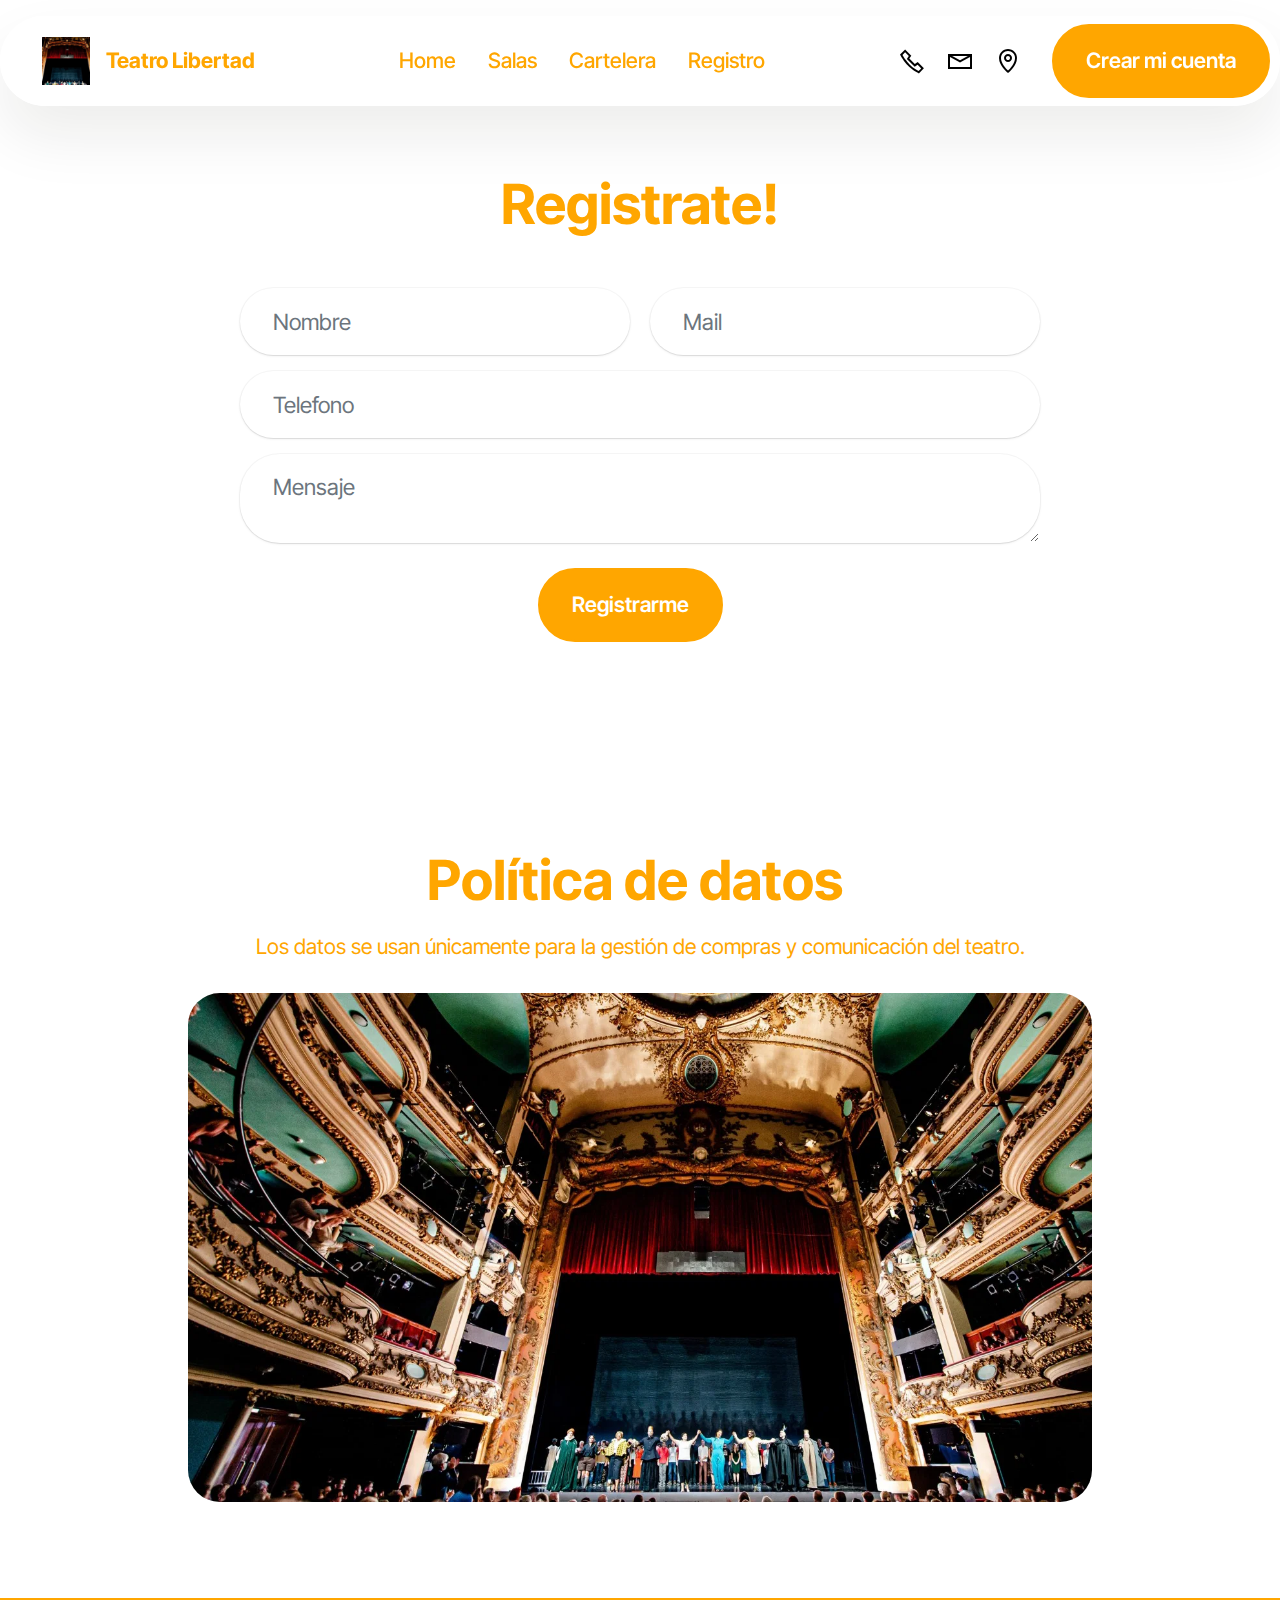
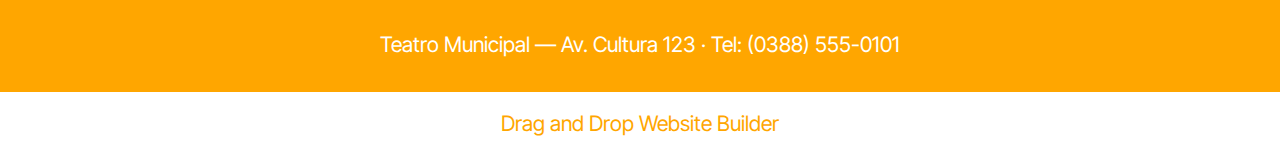
<file: page3.html>
<!DOCTYPE html>
<html  >
<head>
  <!-- Site made with Mobirise Website Builder v6.1.4, https://mobirise.com -->
  <meta charset="UTF-8">
  <meta http-equiv="X-UA-Compatible" content="IE=edge">
  <meta name="generator" content="Mobirise v6.1.4, mobirise.com">
  <meta name="viewport" content="width=device-width, initial-scale=1, minimum-scale=1">
  <link rel="shortcut icon" href="assets/images/teatro-og-2.webp" type="image/x-icon">
  <meta name="description" content="">
  
  
  <title>Registrarse</title>
  <link rel="stylesheet" href="assets/web/assets/mobirise-icons2/mobirise2.css">
  <link rel="stylesheet" href="assets/bootstrap/css/bootstrap.min.css">
  <link rel="stylesheet" href="assets/dropdown/css/style.css">
  <link rel="stylesheet" href="assets/theme/css/style.css">
  <link rel="preload" href="https://fonts.googleapis.com/css?family=Inter+Tight:100,200,300,400,500,600,700,800,900,100i,200i,300i,400i,500i,600i,700i,800i,900i&display=swap" as="style" onload="this.onload=null;this.rel='stylesheet'">
  <noscript><link rel="stylesheet" href="https://fonts.googleapis.com/css?family=Inter+Tight:100,200,300,400,500,600,700,800,900,100i,200i,300i,400i,500i,600i,700i,800i,900i&display=swap"></noscript>
  <link rel="preload" as="style" href="assets/mobirise/css/mbr-additional.css?v=vafsMg"><link rel="stylesheet" href="assets/mobirise/css/mbr-additional.css?v=vafsMg" type="text/css">

  
  
  
</head>
<!-- Google tag (gtag.js) -->
<script async src="https://www.googletagmanager.com/gtag/js?id=G-9BSMXNZDQE"></script>
<script>
  window.dataLayer = window.dataLayer || [];
  function gtag(){dataLayer.push(arguments);}
  gtag('js', new Date());

  gtag('config', 'G-9BSMXNZDQE');
</script>
<body>
  
  <section data-bs-version="5.1" class="menu menu2 cid-v0oyjKW54Q" once="menu" id="menu02-r">
	

	<nav class="navbar navbar-dropdown navbar-fixed-top navbar-expand-lg">
		<div class="container">
			<div class="navbar-brand">
				<span class="navbar-logo">
					<a href="https://mobiri.se">
						<img src="assets/images/teatro-og-2.webp" alt="Mobirise Website Builder" style="height: 3rem;">
					</a>
				</span>
				<span class="navbar-caption-wrap"><a class="navbar-caption text-primary display-4" href="index.html#header01-7">Teatro Libertad</a></span>
			</div>
			<button class="navbar-toggler" type="button" data-toggle="collapse" data-bs-toggle="collapse" data-target="#navbarSupportedContent" data-bs-target="#navbarSupportedContent" aria-controls="navbarNavAltMarkup" aria-expanded="false" aria-label="Toggle navigation">
				<div class="hamburger">
					<span></span>
					<span></span>
					<span></span>
					<span></span>
				</div>
			</button>
			<div class="collapse navbar-collapse" id="navbarSupportedContent">
				<ul class="navbar-nav nav-dropdown" data-app-modern-menu="true"><li class="nav-item">
						<a class="nav-link link text-primary display-4" href="index.html#header01-7">Home</a>
					</li><li class="nav-item"><a class="nav-link link text-primary display-4" href="page1.html#features06-f">Salas</a></li>
					<li class="nav-item">
						<a class="nav-link link text-primary display-4" href="page2.html#features017-m" aria-expanded="false">Cartelera</a>
					</li>
					<li class="nav-item">
						<a class="nav-link link text-primary display-4" href="page3.html#form02-t">Registro</a>
					</li></ul>
				<div class="icons-menu">
					<a class="iconfont-wrapper" href="https://www.whatsapp.com/?lang=es" target="_blank">
						<span class="p-2 mbr-iconfont mobi-mbri-phone mobi-mbri"></span>
					</a>
					<a class="iconfont-wrapper" href="https://mail.google.com/" target="_blank">
						<span class="p-2 mbr-iconfont mobi-mbri-letter mobi-mbri"></span>
					</a>
					<a class="iconfont-wrapper" href="https://maps.google.com/" target="_blank">
						<span class="p-2 mbr-iconfont mobi-mbri-map-pin mobi-mbri"></span>
					</a>
					
				</div>
				<div class="navbar-buttons mbr-section-btn"><a class="btn btn-primary display-4" href="page3.html#form02-t">Crear mi cuenta</a></div>
			</div>
		</div>
	</nav>
</section>

<section data-bs-version="5.1" class="form5 cid-v0oKBtlT61" id="form02-t">
    
    
    <div class="container">
        <div class="row justify-content-center">
            <div class="col-12 content-head">
                <div class="mbr-section-head mb-5">
                    <h3 class="mbr-section-title mbr-fonts-style align-center mb-0 display-2"><br><strong>Registrate!</strong></h3>
                    
                </div>
            </div>
        </div>
        <div class="row justify-content-center">
            <div class="col-lg-8 mx-auto mbr-form" data-form-type="formoid">
                <form action="https://mobirise.eu/" method="POST" class="mbr-form form-with-styler" data-form-title="Form Name"><input type="hidden" name="email" data-form-email="true" value="WYKnuBYLhu2bwc7cgpBGVRncmVF7wLj7nQFJO8b1si9MIydBRQGqc2bssmKj+mchT13XH3nJG5PD6R45iYDuVj1/98oONa5N8zeWe7BqMJIz6yHYmgEReT1X3cVxSEPY">
                    <div class="row">
                        <div hidden="hidden" data-form-alert="" class="alert alert-success col-12">Thanks for filling out the form!</div>
                        <div hidden="hidden" data-form-alert-danger="" class="alert alert-danger col-12">
                            Oops...! some problem!
                        </div>
                    </div>
                    <div class="dragArea row">
                        <div class="col-md col-sm-12 form-group mb-3" data-for="name">
                            <input type="text" name="name" placeholder="Nombre" data-form-field="name" class="form-control" value="" id="name-form02-t">
                        </div>
                        <div class="col-md col-sm-12 form-group mb-3" data-for="email">
                            <input type="email" name="email" placeholder="Mail" data-form-field="email" class="form-control" value="" id="email-form02-t">
                        </div>
                        <div class="col-12 form-group mb-3" data-for="phone">
                            <input type="tel" name="phone" placeholder="Telefono" data-form-field="phone" class="form-control" value="" id="phone-form02-t">
                        </div>
                        <div class="col-12 form-group mb-3" data-for="textarea">
                            <textarea name="textarea" placeholder="Mensaje" data-form-field="textarea" class="form-control" id="textarea-form02-t"></textarea>
                        </div>
                        <div class="col-lg-12 col-md-12 col-sm-12 align-center mbr-section-btn"><button type="submit" class="btn btn-primary display-7">Registrarme</button></div>
                    </div>
                </form>
            </div>
        </div>
    </div>
</section>

<section data-bs-version="5.1" class="image3 cid-v0oLlSj7TP" id="image03-u">
  

  
  

  <div class="container">
    <div class="row justify-content-center">
      <div class="col-12 col-lg-9">
        <h4 class="mbr-description mbr-fonts-style mb-3 align-center display-2"><strong>Política de datos&nbsp;</strong></h4>
        <p class="mbr-description mbr-fonts-style mb-4 align-center display-7">
          Los datos se usan únicamente para la gestión de compras y comunicación del teatro.
        </p>
        <div class="image-wrapper">
          <img class="w-100" src="assets/images/teatro-og.webp" alt="Mobirise Website Builder">
        </div>
      </div>
    </div>
  </div>
</section>

<section data-bs-version="5.1" class="footer4 cid-v0oAAlDn9Z" once="footers" id="footer04-s">

    

    

    <div class="container">
        <div class="media-container-row align-center mbr-white">
            <div class="col-12">
                <p class="mbr-text mb-0 mbr-fonts-style display-7">
                    Teatro Municipal — Av. Cultura 123 · Tel: (0388) 555-0101
                </p>
            </div>
        </div>
    </div>
</section><section class="display-7" style="padding: 0;align-items: center;justify-content: center;flex-wrap: wrap;    align-content: center;display: flex;position: relative;height: 4rem;"><a href="https://mobiri.se/3116524" style="flex: 1 1;height: 4rem;position: absolute;width: 100%;z-index: 1;"><img alt="" style="height: 4rem;" src="[data-uri]"></a><p style="margin: 0;text-align: center;" class="display-7">&#8204;</p><a style="z-index:1" href="https://mobirise.com/drag-drop-website-builder.html">Drag and Drop Website Builder</a></section><script src="assets/bootstrap/js/bootstrap.bundle.min.js"></script>  <script src="assets/smoothscroll/smooth-scroll.js"></script>  <script src="assets/ytplayer/index.js"></script>  <script src="assets/dropdown/js/navbar-dropdown.js"></script>  <script src="assets/theme/js/script.js"></script>  <script src="assets/formoid/formoid.min.js"></script>  

  
</body>
</html>
</file>
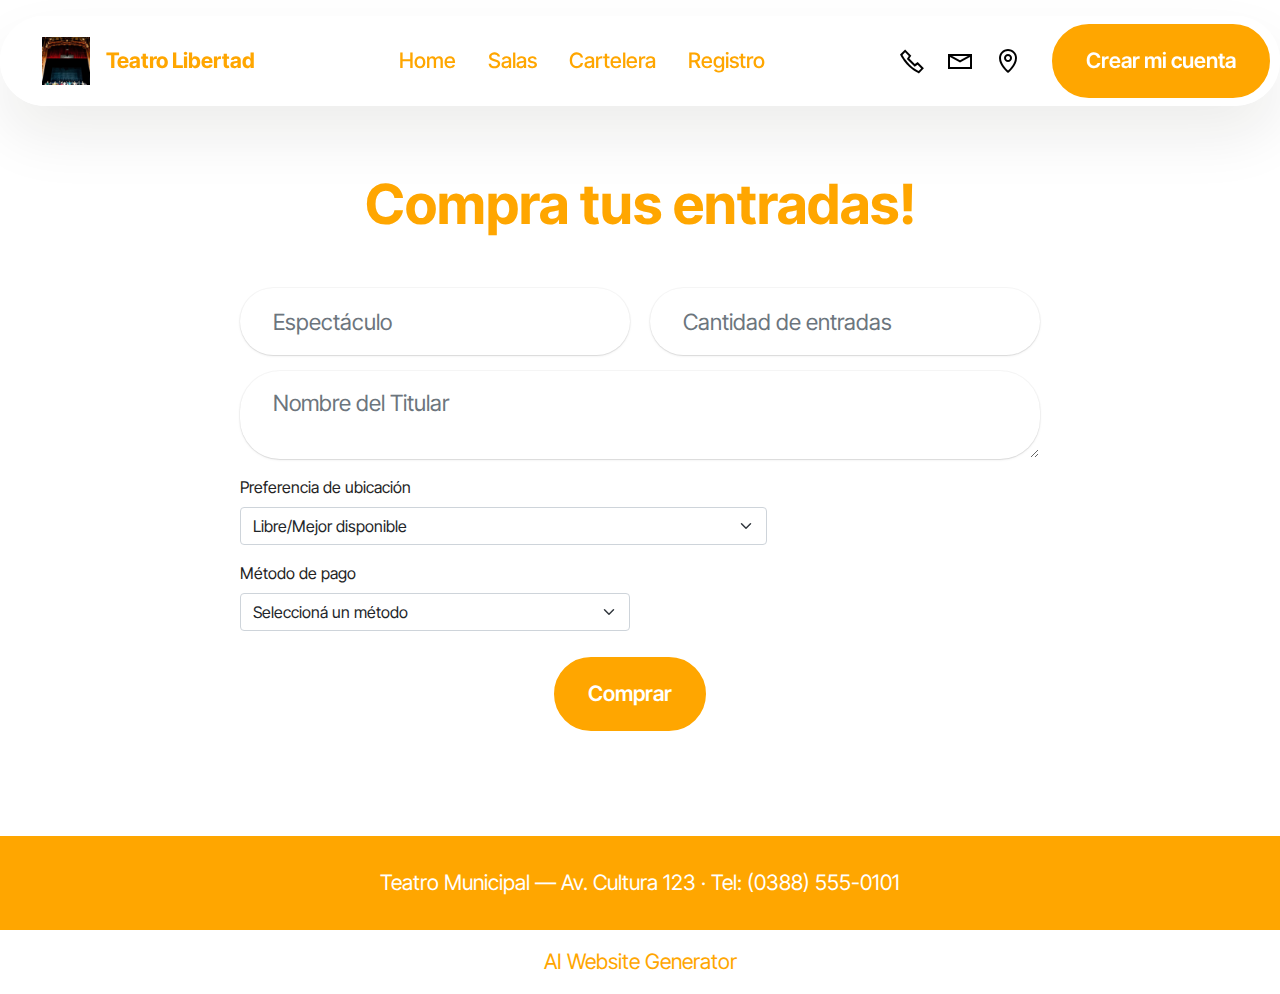
<file: page4.html>
<!DOCTYPE html>
<html  >
<head>
  <!-- Site made with Mobirise Website Builder v6.1.4, https://mobirise.com -->
  <meta charset="UTF-8">
  <meta http-equiv="X-UA-Compatible" content="IE=edge">
  <meta name="generator" content="Mobirise v6.1.4, mobirise.com">
  <meta name="viewport" content="width=device-width, initial-scale=1, minimum-scale=1">
  <link rel="shortcut icon" href="assets/images/teatro-og-2.webp" type="image/x-icon">
  <meta name="description" content="">
  
  
  <title>Comprar-entrada</title>
  <link rel="stylesheet" href="assets/web/assets/mobirise-icons2/mobirise2.css">
  <link rel="stylesheet" href="assets/bootstrap/css/bootstrap.min.css">
  <link rel="stylesheet" href="assets/dropdown/css/style.css">
  <link rel="stylesheet" href="assets/theme/css/style.css">
  <link rel="preload" href="https://fonts.googleapis.com/css?family=Inter+Tight:100,200,300,400,500,600,700,800,900,100i,200i,300i,400i,500i,600i,700i,800i,900i&display=swap" as="style" onload="this.onload=null;this.rel='stylesheet'">
  <noscript><link rel="stylesheet" href="https://fonts.googleapis.com/css?family=Inter+Tight:100,200,300,400,500,600,700,800,900,100i,200i,300i,400i,500i,600i,700i,800i,900i&display=swap"></noscript>
  <link rel="preload" as="style" href="assets/mobirise/css/mbr-additional.css?v=rII7h0"><link rel="stylesheet" href="assets/mobirise/css/mbr-additional.css?v=rII7h0" type="text/css">

  
  
  
</head>
<!-- Google tag (gtag.js) -->
<script async src="https://www.googletagmanager.com/gtag/js?id=G-9BSMXNZDQE"></script>
<script>
  window.dataLayer = window.dataLayer || [];
  function gtag(){dataLayer.push(arguments);}
  gtag('js', new Date());

  gtag('config', 'G-9BSMXNZDQE');
</script>
<body>
  
  <section data-bs-version="5.1" class="menu menu2 cid-v0oyjKW54Q" once="menu" id="menu02-v">
	

	<nav class="navbar navbar-dropdown navbar-fixed-top navbar-expand-lg">
		<div class="container">
			<div class="navbar-brand">
				<span class="navbar-logo">
					<a href="https://mobiri.se">
						<img src="assets/images/teatro-og-2.webp" alt="Mobirise Website Builder" style="height: 3rem;">
					</a>
				</span>
				<span class="navbar-caption-wrap"><a class="navbar-caption text-primary display-4" href="index.html#header01-7">Teatro Libertad</a></span>
			</div>
			<button class="navbar-toggler" type="button" data-toggle="collapse" data-bs-toggle="collapse" data-target="#navbarSupportedContent" data-bs-target="#navbarSupportedContent" aria-controls="navbarNavAltMarkup" aria-expanded="false" aria-label="Toggle navigation">
				<div class="hamburger">
					<span></span>
					<span></span>
					<span></span>
					<span></span>
				</div>
			</button>
			<div class="collapse navbar-collapse" id="navbarSupportedContent">
				<ul class="navbar-nav nav-dropdown" data-app-modern-menu="true"><li class="nav-item">
						<a class="nav-link link text-primary display-4" href="index.html#header01-7">Home</a>
					</li><li class="nav-item"><a class="nav-link link text-primary display-4" href="page1.html#features06-f">Salas</a></li>
					<li class="nav-item">
						<a class="nav-link link text-primary display-4" href="page2.html#features017-m" aria-expanded="false">Cartelera</a>
					</li>
					<li class="nav-item">
						<a class="nav-link link text-primary display-4" href="page3.html#form02-t">Registro</a>
					</li></ul>
				<div class="icons-menu">
					<a class="iconfont-wrapper" href="https://www.whatsapp.com/?lang=es" target="_blank">
						<span class="p-2 mbr-iconfont mobi-mbri-phone mobi-mbri"></span>
					</a>
					<a class="iconfont-wrapper" href="https://mail.google.com/" target="_blank">
						<span class="p-2 mbr-iconfont mobi-mbri-letter mobi-mbri"></span>
					</a>
					<a class="iconfont-wrapper" href="https://maps.google.com/" target="_blank">
						<span class="p-2 mbr-iconfont mobi-mbri-map-pin mobi-mbri"></span>
					</a>
					
				</div>
				<div class="navbar-buttons mbr-section-btn"><a class="btn btn-primary display-4" href="page3.html#form02-t">Crear mi cuenta</a></div>
			</div>
		</div>
	</nav>
</section>

<section data-bs-version="5.1" class="form5 cid-v0oNB1AXAE" id="form02-x">
    
    
    <div class="container">
        <div class="row justify-content-center">
            <div class="col-12 content-head">
                <div class="mbr-section-head mb-5">
                    <h3 class="mbr-section-title mbr-fonts-style align-center mb-0 display-2"><br><strong>Compra tus entradas!</strong></h3>
                    
                </div>
            </div>
        </div>
        <div class="row justify-content-center">
            <div class="col-lg-8 mx-auto mbr-form" data-form-type="formoid">
                <form action="https://mobirise.eu/" method="POST" class="mbr-form form-with-styler" data-form-title="Form Name"><input type="hidden" name="email" data-form-email="true" value="jRcF1d909grZrA7deoY6XyZ5ESXVDk7spSL74OBPr4fAvoMoSm3tR0Z7GKKR8R7PmAo6jRDOkHfWzbK8hCHGJBLEalU0Jo8Ped5RshmAiNmF/xy3rrWWIms4Zwxl2o5z">
                    <div class="row">
                        <div hidden="hidden" data-form-alert="" class="alert alert-success col-12">Thanks for filling out the form!</div>
                        <div hidden="hidden" data-form-alert-danger="" class="alert alert-danger col-12">
                            Oops...! some problem!
                        </div>
                    </div>
                    <div class="dragArea row">
                        <div class="col-md col-sm-12 form-group mb-3" data-for="name">
                            <input type="text" name="name" placeholder="Espectáculo" data-form-field="name" class="form-control" value="" id="name-form02-x">
                        </div>
                        <div class="col-md col-sm-12 form-group mb-3" data-for="email">
                            <input type="email" name="email" placeholder="Cantidad de entradas" data-form-field="email" class="form-control" value="" id="email-form02-x">
                        </div>
                        
                        <div class="col-12 form-group mb-3" data-for="textarea">
                            <textarea name="textarea" placeholder="Nombre del Titular" data-form-field="textarea" class="form-control" id="textarea-form02-x"></textarea>
                        </div>
                                    <!-- Preferencia de ubicación -->
                        <div class="col-md-8 form-group mb-3" data-for="ubicacion">
                        <label for="ubicacion" class="form-label">Preferencia de ubicación</label>
                        <select id="ubicacion" name="ubicacion" class="form-select">
                            <option value="general">Libre/Mejor disponible</option>
                            <option value="platea">Platea (mejor visión)</option>
                            <option value="pullman">Pullman (butacas medias)</option>
                            <option value="accesible">Butaca accesible</option>
                        </select>
                        </div>

                        <!-- Método de pago (DESPLEGABLE) -->
                        <div class="col-md-6 form-group mb-3" data-for="metodo">
                        <label for="metodo" class="form-label">Método de pago</label>
                        <select id="metodo" name="metodo" class="form-select" required>
                            <option value="" disabled selected>Seleccioná un método</option>
                            <option value="tarjeta">Tarjeta de crédito / débito</option>
                            <option value="mercado">Mercado Pago</option>
                            <option value="transferencia">Transferencia bancaria</option>
                            <option value="efectivo">Pago en boletería (efectivo)</option>
                            <option value="promo">Cupón / Promoción</option>
                        </select>
                        </div>
                        <div class="col-lg-12 col-md-12 col-sm-12 align-center mbr-section-btn"><button type="submit" class="btn btn-primary display-7">Comprar</button></div>
                    </div>
                </form>
            </div>
        </div>
    </div>
</section>

<section data-bs-version="5.1" class="footer4 cid-v0oAAlDn9Z" once="footers" id="footer04-w">

    

    

    <div class="container">
        <div class="media-container-row align-center mbr-white">
            <div class="col-12">
                <p class="mbr-text mb-0 mbr-fonts-style display-7">
                    Teatro Municipal — Av. Cultura 123 · Tel: (0388) 555-0101
                </p>
            </div>
        </div>
    </div>
</section><section class="display-7" style="padding: 0;align-items: center;justify-content: center;flex-wrap: wrap;    align-content: center;display: flex;position: relative;height: 4rem;"><a href="https://mobiri.se/3116524" style="flex: 1 1;height: 4rem;position: absolute;width: 100%;z-index: 1;"><img alt="" style="height: 4rem;" src="[data-uri]"></a><p style="margin: 0;text-align: center;" class="display-7">&#8204;</p><a style="z-index:1" href="https://mobirise.com/builder/ai-website-generator.html">AI Website Generator</a></section><script src="assets/bootstrap/js/bootstrap.bundle.min.js"></script>  <script src="assets/smoothscroll/smooth-scroll.js"></script>  <script src="assets/ytplayer/index.js"></script>  <script src="assets/dropdown/js/navbar-dropdown.js"></script>  <script src="assets/theme/js/script.js"></script>  <script src="assets/formoid/formoid.min.js"></script>  
  <!-- Google tag (gtag.js) -->
<script async src="https://www.googletagmanager.com/gtag/js?id=G-9BSMXNZDQE"></script>
<script>
  window.dataLayer = window.dataLayer || [];
  function gtag(){dataLayer.push(arguments);}
  gtag('js', new Date());

  gtag('config', 'G-9BSMXNZDQE');
</script>
</body>
</html>
</file>
<file: assets/web/assets/mobirise-icons2/mobirise2.css>
@font-face {
  font-family: 'Moririse2';
  font-display: swap;
  src:  url('mobirise2.eot?f2bix4');
  src:  url('mobirise2.eot?f2bix4#iefix') format('embedded-opentype'),
    url('mobirise2.ttf?f2bix4') format('truetype'),
    url('mobirise2.woff?f2bix4') format('woff'),
    url('mobirise2.svg?f2bix4#mobirise2') format('svg');
  font-weight: normal;
  font-style: normal;
}

[class^="mobi-"], [class*=" mobi-"] {
  /* use !important to prevent issues with browser extensions that change fonts */
  font-family: 'Moririse2' !important;
  speak: none;
  font-style: normal;
  font-weight: normal;
  font-variant: normal;
  text-transform: none;
  line-height: 1;

  /* Better Font Rendering =========== */
  -webkit-font-smoothing: antialiased;
  -moz-osx-font-smoothing: grayscale;
}

.mobi-mbri-add-submenu:before {
  content: "\e900";
}
.mobi-mbri-alert:before {
  content: "\e901";
}
.mobi-mbri-align-center:before {
  content: "\e902";
}
.mobi-mbri-align-justify:before {
  content: "\e903";
}
.mobi-mbri-align-left:before {
  content: "\e904";
}
.mobi-mbri-align-right:before {
  content: "\e905";
}
.mobi-mbri-android:before {
  content: "\e906";
}
.mobi-mbri-apple:before {
  content: "\e907";
}
.mobi-mbri-arrow-down:before {
  content: "\e908";
}
.mobi-mbri-arrow-next:before {
  content: "\e909";
}
.mobi-mbri-arrow-prev:before {
  content: "\e90a";
}
.mobi-mbri-arrow-up:before {
  content: "\e90b";
}
.mobi-mbri-bold:before {
  content: "\e90c";
}
.mobi-mbri-bookmark:before {
  content: "\e90d";
}
.mobi-mbri-bootstrap:before {
  content: "\e90e";
}
.mobi-mbri-briefcase:before {
  content: "\e90f";
}
.mobi-mbri-browse:before {
  content: "\e910";
}
.mobi-mbri-bulleted-list:before {
  content: "\e911";
}
.mobi-mbri-calendar:before {
  content: "\e912";
}
.mobi-mbri-camera:before {
  content: "\e913";
}
.mobi-mbri-cart-add:before {
  content: "\e914";
}
.mobi-mbri-cart-full:before {
  content: "\e915";
}
.mobi-mbri-cash:before {
  content: "\e916";
}
.mobi-mbri-change-style:before {
  content: "\e917";
}
.mobi-mbri-chat:before {
  content: "\e918";
}
.mobi-mbri-clock:before {
  content: "\e919";
}
.mobi-mbri-close:before {
  content: "\e91a";
}
.mobi-mbri-cloud:before {
  content: "\e91b";
}
.mobi-mbri-code:before {
  content: "\e91c";
}
.mobi-mbri-contact-form:before {
  content: "\e91d";
}
.mobi-mbri-credit-card:before {
  content: "\e91e";
}
.mobi-mbri-cursor-click:before {
  content: "\e91f";
}
.mobi-mbri-cust-feedback:before {
  content: "\e920";
}
.mobi-mbri-database:before {
  content: "\e921";
}
.mobi-mbri-delivery:before {
  content: "\e922";
}
.mobi-mbri-desktop:before {
  content: "\e923";
}
.mobi-mbri-devices:before {
  content: "\e924";
}
.mobi-mbri-down:before {
  content: "\e925";
}
.mobi-mbri-download-2:before {
  content: "\e926";
}
.mobi-mbri-download:before {
  content: "\e927";
}
.mobi-mbri-drag-n-drop-2:before {
  content: "\e928";
}
.mobi-mbri-drag-n-drop:before {
  content: "\e929";
}
.mobi-mbri-edit-2:before {
  content: "\e92a";
}
.mobi-mbri-edit:before {
  content: "\e92b";
}
.mobi-mbri-error:before {
  content: "\e92c";
}
.mobi-mbri-extension:before {
  content: "\e92d";
}
.mobi-mbri-features:before {
  content: "\e92e";
}
.mobi-mbri-file:before {
  content: "\e92f";
}
.mobi-mbri-flag:before {
  content: "\e930";
}
.mobi-mbri-folder:before {
  content: "\e931";
}
.mobi-mbri-gift:before {
  content: "\e932";
}
.mobi-mbri-github:before {
  content: "\e933";
}
.mobi-mbri-globe-2:before {
  content: "\e934";
}
.mobi-mbri-globe:before {
  content: "\e935";
}
.mobi-mbri-growing-chart:before {
  content: "\e936";
}
.mobi-mbri-hearth:before {
  content: "\e937";
}
.mobi-mbri-help:before {
  content: "\e938";
}
.mobi-mbri-home:before {
  content: "\e939";
}
.mobi-mbri-hot-cup:before {
  content: "\e93a";
}
.mobi-mbri-idea:before {
  content: "\e93b";
}
.mobi-mbri-image-gallery:before {
  content: "\e93c";
}
.mobi-mbri-image-slider:before {
  content: "\e93d";
}
.mobi-mbri-info:before {
  content: "\e93e";
}
.mobi-mbri-italic:before {
  content: "\e93f";
}
.mobi-mbri-key:before {
  content: "\e940";
}
.mobi-mbri-laptop:before {
  content: "\e941";
}
.mobi-mbri-layers:before {
  content: "\e942";
}
.mobi-mbri-left-right:before {
  content: "\e943";
}
.mobi-mbri-left:before {
  content: "\e944";
}
.mobi-mbri-letter:before {
  content: "\e945";
}
.mobi-mbri-like:before {
  content: "\e946";
}
.mobi-mbri-link:before {
  content: "\e947";
}
.mobi-mbri-lock:before {
  content: "\e948";
}
.mobi-mbri-login:before {
  content: "\e949";
}
.mobi-mbri-logout:before {
  content: "\e94a";
}
.mobi-mbri-magic-stick:before {
  content: "\e94b";
}
.mobi-mbri-map-pin:before {
  content: "\e94c";
}
.mobi-mbri-menu:before {
  content: "\e94d";
}
.mobi-mbri-mobile-2:before {
  content: "\e94e";
}
.mobi-mbri-mobile-horizontal:before {
  content: "\e94f";
}
.mobi-mbri-mobile:before {
  content: "\e950";
}
.mobi-mbri-mobirise:before {
  content: "\e951";
}
.mobi-mbri-more-horizontal:before {
  content: "\e952";
}
.mobi-mbri-more-vertical:before {
  content: "\e953";
}
.mobi-mbri-music:before {
  content: "\e954";
}
.mobi-mbri-new-file:before {
  content: "\e955";
}
.mobi-mbri-numbered-list:before {
  content: "\e956";
}
.mobi-mbri-opened-folder:before {
  content: "\e957";
}
.mobi-mbri-pages:before {
  content: "\e958";
}
.mobi-mbri-paper-plane:before {
  content: "\e959";
}
.mobi-mbri-paperclip:before {
  content: "\e95a";
}
.mobi-mbri-phone:before {
  content: "\e95b";
}
.mobi-mbri-photo:before {
  content: "\e95c";
}
.mobi-mbri-photos:before {
  content: "\e95d";
}
.mobi-mbri-pin:before {
  content: "\e95e";
}
.mobi-mbri-play:before {
  content: "\e95f";
}
.mobi-mbri-plus:before {
  content: "\e960";
}
.mobi-mbri-preview:before {
  content: "\e961";
}
.mobi-mbri-print:before {
  content: "\e962";
}
.mobi-mbri-protect:before {
  content: "\e963";
}
.mobi-mbri-question:before {
  content: "\e964";
}
.mobi-mbri-quote-left:before {
  content: "\e965";
}
.mobi-mbri-quote-right:before {
  content: "\e966";
}
.mobi-mbri-redo:before {
  content: "\e967";
}
.mobi-mbri-refresh:before {
  content: "\e968";
}
.mobi-mbri-responsive-2:before {
  content: "\e969";
}
.mobi-mbri-responsive:before {
  content: "\e96a";
}
.mobi-mbri-right:before {
  content: "\e96b";
}
.mobi-mbri-rocket:before {
  content: "\e96c";
}
.mobi-mbri-sad-face:before {
  content: "\e96d";
}
.mobi-mbri-sale:before {
  content: "\e96e";
}
.mobi-mbri-save:before {
  content: "\e96f";
}
.mobi-mbri-search:before {
  content: "\e970";
}
.mobi-mbri-setting-2:before {
  content: "\e971";
}
.mobi-mbri-setting-3:before {
  content: "\e972";
}
.mobi-mbri-setting:before {
  content: "\e973";
}
.mobi-mbri-share:before {
  content: "\e974";
}
.mobi-mbri-shopping-bag:before {
  content: "\e975";
}
.mobi-mbri-shopping-basket:before {
  content: "\e976";
}
.mobi-mbri-shopping-cart:before {
  content: "\e977";
}
.mobi-mbri-sites:before {
  content: "\e978";
}
.mobi-mbri-smile-face:before {
  content: "\e979";
}
.mobi-mbri-speed:before {
  content: "\e97a";
}
.mobi-mbri-star:before {
  content: "\e97b";
}
.mobi-mbri-success:before {
  content: "\e97c";
}
.mobi-mbri-sun:before {
  content: "\e97d";
}
.mobi-mbri-sun2:before {
  content: "\e97e";
}
.mobi-mbri-tablet-vertical:before {
  content: "\e97f";
}
.mobi-mbri-tablet:before {
  content: "\e980";
}
.mobi-mbri-target:before {
  content: "\e981";
}
.mobi-mbri-timer:before {
  content: "\e982";
}
.mobi-mbri-to-ftp:before {
  content: "\e983";
}
.mobi-mbri-to-local-drive:before {
  content: "\e984";
}
.mobi-mbri-touch-swipe:before {
  content: "\e985";
}
.mobi-mbri-touch:before {
  content: "\e986";
}
.mobi-mbri-trash:before {
  content: "\e987";
}
.mobi-mbri-underline:before {
  content: "\e988";
}
.mobi-mbri-undo:before {
  content: "\e989";
}
.mobi-mbri-unlink:before {
  content: "\e98a";
}
.mobi-mbri-unlock:before {
  content: "\e98b";
}
.mobi-mbri-up-down:before {
  content: "\e98c";
}
.mobi-mbri-up:before {
  content: "\e98d";
}
.mobi-mbri-update:before {
  content: "\e98e";
}
.mobi-mbri-upload-2:before {
  content: "\e98f";
}
.mobi-mbri-upload:before {
  content: "\e990";
}
.mobi-mbri-user-2:before {
  content: "\e991";
}
.mobi-mbri-user:before {
  content: "\e992";
}
.mobi-mbri-users:before {
  content: "\e993";
}
.mobi-mbri-video-play:before {
  content: "\e994";
}
.mobi-mbri-video:before {
  content: "\e995";
}
.mobi-mbri-watch:before {
  content: "\e996";
}
.mobi-mbri-website-theme-2:before {
  content: "\e997";
}
.mobi-mbri-website-theme:before {
  content: "\e998";
}
.mobi-mbri-wifi:before {
  content: "\e999";
}
.mobi-mbri-windows:before {
  content: "\e99a";
}
.mobi-mbri-zoom-in:before {
  content: "\e99b";
}
.mobi-mbri-zoom-out:before {
  content: "\e99c";
}
</file>
<file: assets/dropdown/css/style.css>
.navbar-dropdown {
  left: 0;
  padding: 0;
  position: absolute;
  right: 0;
  top: 0;
  transition: all 0.45s ease;
  z-index: 1030;
  background: #282828; }
  .navbar-dropdown .navbar-logo {
    margin-right: 0.8rem;
    transition: margin 0.3s ease-in-out;
    vertical-align: middle; }
    .navbar-dropdown .navbar-logo img {
      height: 3.125rem;
      transition: all 0.3s ease-in-out; }
    .navbar-dropdown .navbar-logo.mbr-iconfont {
      font-size: 3.125rem;
      line-height: 3.125rem; }
  .navbar-dropdown .navbar-caption {
    font-weight: 700;
    white-space: normal;
    vertical-align: -4px;
    line-height: 3.125rem !important; }
    .navbar-dropdown .navbar-caption, .navbar-dropdown .navbar-caption:hover {
      color: inherit;
      text-decoration: none; }
  .navbar-dropdown .mbr-iconfont + .navbar-caption {
    vertical-align: -1px; }
  .navbar-dropdown.navbar-fixed-top {
    position: fixed; }
  .navbar-dropdown .navbar-brand span {
    vertical-align: -4px; }
  .navbar-dropdown.bg-color.transparent {
    background: none; }
  .navbar-dropdown.navbar-short .navbar-brand {
    padding: 0.625rem 0; }
    .navbar-dropdown.navbar-short .navbar-brand span {
      vertical-align: -1px; }
  .navbar-dropdown.navbar-short .navbar-caption {
    line-height: 2.375rem !important;
    vertical-align: -2px; }
  .navbar-dropdown.navbar-short .navbar-logo {
    margin-right: 0.5rem; }
    .navbar-dropdown.navbar-short .navbar-logo img {
      height: 2.375rem; }
    .navbar-dropdown.navbar-short .navbar-logo.mbr-iconfont {
      font-size: 2.375rem;
      line-height: 2.375rem; }
  .navbar-dropdown.navbar-short .mbr-table-cell {
    height: 3.625rem; }
  .navbar-dropdown .navbar-close {
    left: 0.6875rem;
    position: fixed;
    top: 0.75rem;
    z-index: 1000; }
  .navbar-dropdown .hamburger-icon {
    content: "";
    display: inline-block;
    vertical-align: middle;
    width: 16px;
    -webkit-box-shadow: 0 -6px 0 1px #282828,0 0 0 1px #282828,0 6px 0 1px #282828;
    -moz-box-shadow: 0 -6px 0 1px #282828,0 0 0 1px #282828,0 6px 0 1px #282828;
    box-shadow: 0 -6px 0 1px #282828,0 0 0 1px #282828,0 6px 0 1px #282828; }

.dropdown-menu .dropdown-toggle[data-toggle="dropdown-submenu"]::after {
  border-bottom: 0.35em solid transparent;
  border-left: 0.35em solid;
  border-right: 0;
  border-top: 0.35em solid transparent;
  margin-left: 0.3rem; }

.dropdown-menu .dropdown-item:focus {
  outline: 0; }

.nav-dropdown {
  font-size: 0.75rem;
  font-weight: 500;
  height: auto !important; }
  .nav-dropdown .nav-btn {
    padding-left: 1rem; }
  .nav-dropdown .link {
    margin: .667em 1.667em;
    font-weight: 500;
    padding: 0;
    transition: color .2s ease-in-out; }
    .nav-dropdown .link.dropdown-toggle {
      margin-right: 2.583em; }
      .nav-dropdown .link.dropdown-toggle::after {
        margin-left: .25rem;
        border-top: 0.35em solid;
        border-right: 0.35em solid transparent;
        border-left: 0.35em solid transparent;
        border-bottom: 0; }
      .nav-dropdown .link.dropdown-toggle[aria-expanded="true"] {
        margin: 0;
        padding: 0.667em 3.263em  0.667em 1.667em; }
  .nav-dropdown .link::after,
  .nav-dropdown .dropdown-item::after {
    color: inherit; }
  .nav-dropdown .btn {
    font-size: 0.75rem;
    font-weight: 700;
    letter-spacing: 0;
    margin-bottom: 0;
    padding-left: 1.25rem;
    padding-right: 1.25rem; }
  .nav-dropdown .dropdown-menu {
    border-radius: 0;
    border: 0;
    left: 0;
    margin: 0;
    padding-bottom: 1.25rem;
    padding-top: 1.25rem;
    position: relative; }
  .nav-dropdown .dropdown-submenu {
    margin-left: 0.125rem;
    top: 0; }
  .nav-dropdown .dropdown-item {
    font-weight: 500;
    line-height: 2;
    padding: 0.3846em 4.615em 0.3846em 1.5385em;
    position: relative;
    transition: color .2s ease-in-out, background-color .2s ease-in-out; }
    .nav-dropdown .dropdown-item::after {
      margin-top: -0.3077em;
      position: absolute;
      right: 1.1538em;
      top: 50%; }
    .nav-dropdown .dropdown-item:focus, .nav-dropdown .dropdown-item:hover {
      background: none; }

@media (max-width: 767px) {
  .nav-dropdown.navbar-toggleable-sm {
    bottom: 0;
    display: none;
    left: 0;
    overflow-x: hidden;
    position: fixed;
    top: 0;
    transform: translateX(-100%);
    -ms-transform: translateX(-100%);
    -webkit-transform: translateX(-100%);
    width: 18.75rem;
    z-index: 999; } }
.nav-dropdown.navbar-toggleable-xl {
  bottom: 0;
  display: none;
  left: 0;
  overflow-x: hidden;
  position: fixed;
  top: 0;
  transform: translateX(-100%);
  -ms-transform: translateX(-100%);
  -webkit-transform: translateX(-100%);
  width: 18.75rem;
  z-index: 999; }

.nav-dropdown-sm {
  display: block !important;
  overflow-x: hidden;
  overflow: auto;
  padding-top: 3.875rem; }
  .nav-dropdown-sm::after {
    content: "";
    display: block;
    height: 3rem;
    width: 100%; }
  .nav-dropdown-sm.collapse.in ~ .navbar-close {
    display: block !important; }
  .nav-dropdown-sm.collapsing, .nav-dropdown-sm.collapse.in {
    transform: translateX(0);
    -ms-transform: translateX(0);
    -webkit-transform: translateX(0);
    transition: all 0.25s ease-out;
    -webkit-transition: all 0.25s ease-out;
    background: #282828; }
  .nav-dropdown-sm.collapsing[aria-expanded="false"] {
    transform: translateX(-100%);
    -ms-transform: translateX(-100%);
    -webkit-transform: translateX(-100%); }
  .nav-dropdown-sm .nav-item {
    display: block;
    margin-left: 0 !important;
    padding-left: 0; }
  .nav-dropdown-sm .link,
  .nav-dropdown-sm .dropdown-item {
    border-top: 1px dotted rgba(255, 255, 255, 0.1);
    font-size: 0.8125rem;
    line-height: 1.6;
    margin: 0 !important;
    padding: 0.875rem 2.4rem 0.875rem 1.5625rem !important;
    position: relative;
    white-space: normal; }
    .nav-dropdown-sm .link:focus, .nav-dropdown-sm .link:hover,
    .nav-dropdown-sm .dropdown-item:focus,
    .nav-dropdown-sm .dropdown-item:hover {
      background: rgba(0, 0, 0, 0.2) !important;
      color: #c0a375; }
  .nav-dropdown-sm .nav-btn {
    position: relative;
    padding: 1.5625rem 1.5625rem 0 1.5625rem; }
    .nav-dropdown-sm .nav-btn::before {
      border-top: 1px dotted rgba(255, 255, 255, 0.1);
      content: "";
      left: 0;
      position: absolute;
      top: 0;
      width: 100%; }
    .nav-dropdown-sm .nav-btn + .nav-btn {
      padding-top: 0.625rem; }
      .nav-dropdown-sm .nav-btn + .nav-btn::before {
        display: none; }
  .nav-dropdown-sm .btn {
    padding: 0.625rem 0; }
  .nav-dropdown-sm .dropdown-toggle[data-toggle="dropdown-submenu"]::after {
    margin-left: .25rem;
    border-top: 0.35em solid;
    border-right: 0.35em solid transparent;
    border-left: 0.35em solid transparent;
    border-bottom: 0; }
  .nav-dropdown-sm .dropdown-toggle[data-toggle="dropdown-submenu"][aria-expanded="true"]::after {
    border-top: 0;
    border-right: 0.35em solid transparent;
    border-left: 0.35em solid transparent;
    border-bottom: 0.35em solid; }
  .nav-dropdown-sm .dropdown-menu {
    margin: 0;
    padding: 0;
    position: relative;
    top: 0;
    left: 0;
    width: 100%;
    border: 0;
    float: none;
    border-radius: 0;
    background: none; }
  .nav-dropdown-sm .dropdown-submenu {
    left: 100%;
    margin-left: 0.125rem;
    margin-top: -1.25rem;
    top: 0; }

.navbar-toggleable-sm .nav-dropdown .dropdown-menu {
  position: absolute; }

.navbar-toggleable-sm .nav-dropdown .dropdown-submenu {
  left: 100%;
  margin-left: 0.125rem;
  margin-top: -1.25rem;
  top: 0; }

.navbar-toggleable-sm.opened .nav-dropdown .dropdown-menu {
  position: relative; }

.navbar-toggleable-sm.opened .nav-dropdown .dropdown-submenu {
  left: 0;
  margin-left: 00rem;
  margin-top: 0rem;
  top: 0; }

.is-builder .nav-dropdown.collapsing {
  transition: none !important; }
</file>
<file: assets/theme/css/style.css>
@charset "UTF-8";
section {
  background-color: #ffffff;
}

body {
  font-style: normal;
  line-height: 1.5;
  font-weight: 400;
  color: #232323;
  position: relative;
}

button {
  background-color: transparent;
  border-color: transparent;
}

.embla__button,
.carousel-control {
  background-color: #edefea !important;
  opacity: 0.8 !important;
  color: #464845 !important;
  border-color: #edefea !important;
}

.carousel .close,
.modalWindow .close {
  background-color: #edefea !important;
  color: #464845 !important;
  border-color: #edefea !important;
  opacity: 0.8 !important;
}

.carousel .close:hover,
.modalWindow .close:hover {
  opacity: 1 !important;
}

.carousel-indicators li {
  background-color: #edefea !important;
  border: 2px solid #464845 !important;
}

.carousel-indicators li:hover,
.carousel-indicators li:active {
  opacity: 0.8 !important;
}

.embla__button:hover,
.carousel-control:hover {
  background-color: #edefea !important;
  opacity: 1 !important;
}

.modalWindow-video-container {
  height: 80%;
}

section,
.container,
.container-fluid {
  position: relative;
  word-wrap: break-word;
}

a.mbr-iconfont:hover {
  text-decoration: none;
}

.article .lead p,
.article .lead ul,
.article .lead ol,
.article .lead pre,
.article .lead blockquote {
  margin-bottom: 0;
}

a {
  font-style: normal;
  font-weight: 400;
  cursor: pointer;
}
a, a:hover {
  text-decoration: none;
}

.mbr-section-title {
  font-style: normal;
  line-height: 1.3;
}

.mbr-section-subtitle {
  line-height: 1.3;
}

.mbr-text {
  font-style: normal;
  line-height: 1.7;
}

h1,
h2,
h3,
h4,
h5,
h6,
.display-1,
.display-2,
.display-4,
.display-5,
.display-7,
span,
p,
a {
  line-height: 1;
  word-break: break-word;
  word-wrap: break-word;
  font-weight: 400;
}

b,
strong {
  font-weight: bold;
}

input:-webkit-autofill, input:-webkit-autofill:hover, input:-webkit-autofill:focus, input:-webkit-autofill:active {
  transition-delay: 9999s;
  -webkit-transition-property: background-color, color;
  transition-property: background-color, color;
}

textarea[type=hidden] {
  display: none;
}

section {
  background-position: 50% 50%;
  background-repeat: no-repeat;
  background-size: cover;
}
section .mbr-background-video,
section .mbr-background-video-preview {
  position: absolute;
  bottom: 0;
  left: 0;
  right: 0;
  top: 0;
}

.hidden {
  visibility: hidden;
}

.mbr-z-index20 {
  z-index: 20;
}

/*! Base colors */
.mbr-white {
  color: #ffffff;
}

.mbr-black {
  color: #111111;
}

.mbr-bg-white {
  background-color: #ffffff;
}

.mbr-bg-black {
  background-color: #000000;
}

/*! Text-aligns */
.align-left {
  text-align: left;
}

.align-center {
  text-align: center;
}

.align-right {
  text-align: right;
}

/*! Font-weight  */
.mbr-light {
  font-weight: 300;
}

.mbr-regular {
  font-weight: 400;
}

.mbr-semibold {
  font-weight: 500;
}

.mbr-bold {
  font-weight: 700;
}

/*! Media  */
.media-content {
  flex-basis: 100%;
}

.media-container-row {
  display: flex;
  flex-direction: row;
  flex-wrap: wrap;
  justify-content: center;
  align-content: center;
  align-items: start;
}
.media-container-row .media-size-item {
  width: 400px;
}

.media-container-column {
  display: flex;
  flex-direction: column;
  flex-wrap: wrap;
  justify-content: center;
  align-content: center;
  align-items: stretch;
}
.media-container-column > * {
  width: 100%;
}

@media (min-width: 992px) {
  .media-container-row {
    flex-wrap: nowrap;
  }
}
figure {
  margin-bottom: 0;
  overflow: hidden;
}

figure[mbr-media-size] {
  transition: width 0.1s;
}

img,
iframe {
  display: block;
  width: 100%;
}

.card {
  background-color: transparent;
  border: none;
}

.card-box {
  width: 100%;
}

.card-img {
  text-align: center;
  flex-shrink: 0;
  -webkit-flex-shrink: 0;
}

.media {
  max-width: 100%;
  margin: 0 auto;
}

.mbr-figure {
  align-self: center;
}

.media-container > div {
  max-width: 100%;
}

.mbr-figure img,
.card-img img {
  width: 100%;
}

@media (max-width: 991px) {
  .media-size-item {
    width: auto !important;
  }
  .media {
    width: auto;
  }
  .mbr-figure {
    width: 100% !important;
  }
}
/*! Buttons */
.mbr-section-btn {
  margin-left: -0.6rem;
  margin-right: -0.6rem;
  font-size: 0;
}

.btn {
  font-weight: 600;
  border-width: 1px;
  font-style: normal;
  margin: 0.6rem 0.6rem;
  white-space: normal;
  transition: all 0.2s ease-in-out;
  display: inline-flex;
  align-items: center;
  justify-content: center;
  word-break: break-word;
}

.btn-sm {
  font-weight: 600;
  letter-spacing: 0px;
  transition: all 0.3s ease-in-out;
}

.btn-md {
  font-weight: 600;
  letter-spacing: 0px;
  transition: all 0.3s ease-in-out;
}

.btn-lg {
  font-weight: 600;
  letter-spacing: 0px;
  transition: all 0.3s ease-in-out;
}

.btn-form {
  margin: 0;
}
.btn-form:hover {
  cursor: pointer;
}

nav .mbr-section-btn {
  margin-left: 0rem;
  margin-right: 0rem;
}

/*! Btn icon margin */
.btn .mbr-iconfont,
.btn.btn-sm .mbr-iconfont {
  order: 1;
  cursor: pointer;
  margin-left: 0.5rem;
  vertical-align: sub;
}

.btn.btn-md .mbr-iconfont,
.btn.btn-md .mbr-iconfont {
  margin-left: 0.8rem;
}

.mbr-regular {
  font-weight: 400;
}

.mbr-semibold {
  font-weight: 500;
}

.mbr-bold {
  font-weight: 700;
}

[type=submit] {
  -webkit-appearance: none;
}

/*! Full-screen */
.mbr-fullscreen .mbr-overlay {
  min-height: 100vh;
}

.mbr-fullscreen {
  display: flex;
  display: -moz-flex;
  display: -ms-flex;
  display: -o-flex;
  align-items: center;
  min-height: 100vh;
  padding-top: 3rem;
  padding-bottom: 3rem;
}

/*! Map */
.map {
  height: 25rem;
  position: relative;
}
.map iframe {
  width: 100%;
  height: 100%;
}

/*! Scroll to top arrow */
.mbr-arrow-up {
  bottom: 25px;
  right: 90px;
  position: fixed;
  text-align: right;
  z-index: 5000;
  color: #ffffff;
  font-size: 22px;
}

.mbr-arrow-up a {
  background: rgba(0, 0, 0, 0.2);
  border-radius: 50%;
  color: #fff;
  display: inline-block;
  height: 60px;
  width: 60px;
  border: 2px solid #fff;
  outline-style: none !important;
  position: relative;
  text-decoration: none;
  transition: all 0.3s ease-in-out;
  cursor: pointer;
  text-align: center;
}
.mbr-arrow-up a:hover {
  background-color: rgba(0, 0, 0, 0.4);
}
.mbr-arrow-up a i {
  line-height: 60px;
}

.mbr-arrow-up-icon {
  display: block;
  color: #fff;
}

.mbr-arrow-up-icon::before {
  content: "›";
  display: inline-block;
  font-family: serif;
  font-size: 22px;
  line-height: 1;
  font-style: normal;
  position: relative;
  top: 6px;
  left: -4px;
  transform: rotate(-90deg);
}

/*! Arrow Down */
.mbr-arrow {
  position: absolute;
  bottom: 45px;
  left: 50%;
  width: 60px;
  height: 60px;
  cursor: pointer;
  background-color: rgba(80, 80, 80, 0.5);
  border-radius: 50%;
  transform: translateX(-50%);
}
@media (max-width: 767px) {
  .mbr-arrow {
    display: none;
  }
}
.mbr-arrow > a {
  display: inline-block;
  text-decoration: none;
  outline-style: none;
  animation: arrowdown 1.7s ease-in-out infinite;
  color: #ffffff;
}
.mbr-arrow > a > i {
  position: absolute;
  top: -2px;
  left: 15px;
  font-size: 2rem;
}

#scrollToTop a i::before {
  content: "";
  position: absolute;
  display: block;
  border-bottom: 2.5px solid #fff;
  border-left: 2.5px solid #fff;
  width: 27.8%;
  height: 27.8%;
  left: 50%;
  top: 51%;
  transform: translateY(-30%) translateX(-50%) rotate(135deg);
}

@keyframes arrowdown {
  0% {
    transform: translateY(0px);
  }
  50% {
    transform: translateY(-5px);
  }
  100% {
    transform: translateY(0px);
  }
}
@media (max-width: 500px) {
  .mbr-arrow-up {
    left: 0;
    right: 0;
    text-align: center;
  }
}
/*Gradients animation*/
@keyframes gradient-animation {
  from {
    background-position: 0% 100%;
    animation-timing-function: ease-in-out;
  }
  to {
    background-position: 100% 0%;
    animation-timing-function: ease-in-out;
  }
}
.bg-gradient {
  background-size: 200% 200%;
  animation: gradient-animation 5s infinite alternate;
  -webkit-animation: gradient-animation 5s infinite alternate;
}

.menu .navbar-brand {
  display: -webkit-flex;
}
.menu .navbar-brand span {
  display: flex;
  display: -webkit-flex;
}
.menu .navbar-brand .navbar-caption-wrap {
  display: -webkit-flex;
}
.menu .navbar-brand .navbar-logo img {
  display: -webkit-flex;
  width: auto;
}
@media (min-width: 768px) and (max-width: 991px) {
  .menu .navbar-toggleable-sm .navbar-nav {
    display: -ms-flexbox;
  }
}
@media (max-width: 991px) {
  .menu .navbar-collapse {
    max-height: 93.5vh;
  }
  .menu .navbar-collapse.show {
    overflow: auto;
  }
}
@media (min-width: 992px) {
  .menu .navbar-nav.nav-dropdown {
    display: -webkit-flex;
  }
  .menu .navbar-toggleable-sm .navbar-collapse {
    display: -webkit-flex !important;
  }
  .menu .collapsed .navbar-collapse {
    max-height: 93.5vh;
  }
  .menu .collapsed .navbar-collapse.show {
    overflow: auto;
  }
}
@media (max-width: 767px) {
  .menu .navbar-collapse {
    max-height: 80vh;
  }
}

.nav-link .mbr-iconfont {
  margin-right: 0.5rem;
}

.navbar {
  display: -webkit-flex;
  -webkit-flex-wrap: wrap;
  -webkit-align-items: center;
  -webkit-justify-content: space-between;
}

.navbar-collapse {
  -webkit-flex-basis: 100%;
  -webkit-flex-grow: 1;
  -webkit-align-items: center;
}

.nav-dropdown .link {
  padding: 0.667em 1.667em !important;
  margin: 0 !important;
}

.nav {
  display: -webkit-flex;
  -webkit-flex-wrap: wrap;
}

.row {
  display: -webkit-flex;
  -webkit-flex-wrap: wrap;
}

.justify-content-center {
  -webkit-justify-content: center;
}

.form-inline {
  display: -webkit-flex;
}

.card-wrapper {
  -webkit-flex: 1;
}

.carousel-control {
  z-index: 10;
  display: -webkit-flex;
}

.carousel-controls {
  display: -webkit-flex;
}

.media {
  display: -webkit-flex;
}

.form-group:focus {
  outline: none;
}

.jq-selectbox__select {
  padding: 7px 0;
  position: relative;
}

.jq-selectbox__dropdown {
  overflow: hidden;
  border-radius: 10px;
  position: absolute;
  top: 100%;
  left: 0 !important;
  width: 100% !important;
}

.jq-selectbox__trigger-arrow {
  right: 0;
  transform: translateY(-50%);
}

.jq-selectbox li {
  padding: 1.07em 0.5em;
}

input[type=range] {
  padding-left: 0 !important;
  padding-right: 0 !important;
}

.modal-dialog,
.modal-content {
  height: 100%;
}

.modal-dialog .carousel-inner {
  height: calc(100vh - 1.75rem);
}
@media (max-width: 575px) {
  .modal-dialog .carousel-inner {
    height: calc(100vh - 1rem);
  }
}

.carousel-item {
  text-align: center;
}

.carousel-item img {
  margin: auto;
}

.navbar-toggler {
  align-self: flex-start;
  padding: 0.25rem 0.75rem;
  font-size: 1.25rem;
  line-height: 1;
  background: transparent;
  border: 1px solid transparent;
  border-radius: 0.25rem;
}

.navbar-toggler:focus,
.navbar-toggler:hover {
  text-decoration: none;
  box-shadow: none;
}

.navbar-toggler-icon {
  display: inline-block;
  width: 1.5em;
  height: 1.5em;
  vertical-align: middle;
  content: "";
  background: no-repeat center center;
  background-size: 100% 100%;
}

.navbar-toggler-left {
  position: absolute;
  left: 1rem;
}

.navbar-toggler-right {
  position: absolute;
  right: 1rem;
}

.card-img {
  width: auto;
}

.menu .navbar.collapsed:not(.beta-menu) {
  flex-direction: column;
}

.carousel-item.active,
.carousel-item-next,
.carousel-item-prev {
  display: flex;
}

.note-air-layout .dropup .dropdown-menu,
.note-air-layout .navbar-fixed-bottom .dropdown .dropdown-menu {
  bottom: initial !important;
}

html,
body {
  height: auto;
  min-height: 100vh;
}

.dropup .dropdown-toggle::after {
  display: none;
}

.form-asterisk {
  font-family: initial;
  position: absolute;
  top: -2px;
  font-weight: normal;
}

.form-control-label {
  position: relative;
  cursor: pointer;
  margin-bottom: 0.357em;
  padding: 0;
}

.alert {
  color: #ffffff;
  border-radius: 0;
  border: 0;
  font-size: 1.1rem;
  line-height: 1.5;
  margin-bottom: 1.875rem;
  padding: 1.25rem;
  position: relative;
  text-align: center;
}
.alert.alert-form::after {
  background-color: inherit;
  bottom: -7px;
  content: "";
  display: block;
  height: 14px;
  left: 50%;
  margin-left: -7px;
  position: absolute;
  transform: rotate(45deg);
  width: 14px;
}

.form-control {
  background-color: #ffffff;
  background-clip: border-box;
  color: #232323;
  line-height: 1rem !important;
  height: auto;
  padding: 1.2rem 2rem;
  transition: border-color 0.25s ease 0s;
  border: 1px solid transparent !important;
  border-radius: 4px;
  box-shadow: rgba(0, 0, 0, 0.07) 0px 1px 1px 0px, rgba(0, 0, 0, 0.07) 0px 1px 3px 0px, rgba(0, 0, 0, 0.03) 0px 0px 0px 1px;
}
.form-active .form-control:invalid {
  border-color: red;
}

.row > * {
  padding-right: 1rem;
  padding-left: 1rem;
}

form .row {
  margin-left: -0.6rem;
  margin-right: -0.6rem;
}
form .row [class*=col] {
  padding-left: 0.6rem;
  padding-right: 0.6rem;
}

form .mbr-section-btn {
  padding-left: 0.6rem;
  padding-right: 0.6rem;
}

form .form-check-input {
  margin-top: 0.5;
}

textarea.form-control {
  line-height: 1.5rem !important;
}

.form-group {
  margin-bottom: 1.2rem;
}

.form-control,
form .btn {
  min-height: 48px;
}

.gdpr-block label span.textGDPR input[name=gdpr] {
  top: 7px;
}

.form-control:focus {
  box-shadow: none;
}

:focus {
  outline: none;
}

.mbr-overlay {
  background-color: #000;
  bottom: 0;
  left: 0;
  opacity: 0.5;
  position: absolute;
  right: 0;
  top: 0;
  z-index: 0;
  pointer-events: none;
}

blockquote {
  font-style: italic;
  padding: 3rem;
  font-size: 1.09rem;
  position: relative;
  border-left: 3px solid;
}

ul,
ol,
pre,
blockquote {
  margin-bottom: 2.3125rem;
}

.mt-4 {
  margin-top: 2rem !important;
}

.mb-4 {
  margin-bottom: 2rem !important;
}

.container,
.container-fluid {
  padding-left: 16px;
  padding-right: 16px;
}

.row {
  margin-left: -16px;
  margin-right: -16px;
}
.row > [class*=col] {
  padding-left: 16px;
  padding-right: 16px;
}

@media (min-width: 992px) {
  .container-fluid {
    padding-left: 32px;
    padding-right: 32px;
  }
}
@media (max-width: 991px) {
  .mbr-container {
    padding-left: 16px;
    padding-right: 16px;
  }
}
.app-video-wrapper > img {
  opacity: 1;
}

.app-video-wrapper {
  background: transparent;
}

.item {
  position: relative;
}

.dropdown-menu .dropdown-menu {
  left: 100%;
}

.dropdown-item + .dropdown-menu {
  display: none;
}

.dropdown-item:hover + .dropdown-menu,
.dropdown-menu:hover {
  display: block;
}

@media (min-aspect-ratio: 16/9) {
  .mbr-video-foreground {
    height: 300% !important;
    top: -100% !important;
  }
}
@media (max-aspect-ratio: 16/9) {
  .mbr-video-foreground {
    width: 300% !important;
    left: -100% !important;
  }
}.engine {
	position: absolute;
	text-indent: -2400px;
	text-align: center;
	padding: 0;
	top: 0;
	left: -2400px;
}
</file>
<file: assets/mobirise/css/mbr-additional.css>
.btn {
  border-width: 2px;
}
img,
.card-wrap,
.card-wrapper,
.video-wrapper,
.mbr-figure iframe,
.google-map iframe,
.slide-content,
.plan,
.card,
.item-wrapper {
  border-radius: 2rem !important;
}
.video-wrapper {
  overflow: hidden;
}
body {
  font-family: Inter Tight;
}
.display-1 {
  font-family: 'Inter Tight', sans-serif;
  font-size: 5rem;
  line-height: 1;
}
.display-1 > .mbr-iconfont {
  font-size: 6.25rem;
}
.display-2 {
  font-family: 'Inter Tight', sans-serif;
  font-size: 4rem;
  line-height: 1;
}
.display-2 > .mbr-iconfont {
  font-size: 5rem;
}
.display-4 {
  font-family: 'Inter Tight', sans-serif;
  font-size: 1.4rem;
  line-height: 1.5;
}
.display-4 > .mbr-iconfont {
  font-size: 1.75rem;
}
.display-5 {
  font-family: 'Inter Tight', sans-serif;
  font-size: 2rem;
  line-height: 1.5;
}
.display-5 > .mbr-iconfont {
  font-size: 2.5rem;
}
.display-7 {
  font-family: 'Inter Tight', sans-serif;
  font-size: 1.4rem;
  line-height: 1.3;
}
.display-7 > .mbr-iconfont {
  font-size: 1.75rem;
}
/* ---- Fluid typography for mobile devices ---- */
/* 1.4 - font scale ratio ( bootstrap == 1.42857 ) */
/* 100vw - current viewport width */
/* (48 - 20)  48 == 48rem == 768px, 20 == 20rem == 320px(minimal supported viewport) */
/* 0.65 - min scale variable, may vary */
@media (max-width: 992px) {
  .display-1 {
    font-size: 4rem;
  }
}
@media (max-width: 768px) {
  .display-1 {
    font-size: 3.5rem;
    font-size: calc( 2.4rem + (5 - 2.4) * ((100vw - 20rem) / (48 - 20)));
    line-height: calc( 1.1 * (2.4rem + (5 - 2.4) * ((100vw - 20rem) / (48 - 20))));
  }
  .display-2 {
    font-size: 3.2rem;
    font-size: calc( 2.05rem + (4 - 2.05) * ((100vw - 20rem) / (48 - 20)));
    line-height: calc( 1.3 * (2.05rem + (4 - 2.05) * ((100vw - 20rem) / (48 - 20))));
  }
  .display-4 {
    font-size: 1.12rem;
    font-size: calc( 1.14rem + (1.4 - 1.14) * ((100vw - 20rem) / (48 - 20)));
    line-height: calc( 1.4 * (1.14rem + (1.4 - 1.14) * ((100vw - 20rem) / (48 - 20))));
  }
  .display-5 {
    font-size: 1.6rem;
    font-size: calc( 1.35rem + (2 - 1.35) * ((100vw - 20rem) / (48 - 20)));
    line-height: calc( 1.4 * (1.35rem + (2 - 1.35) * ((100vw - 20rem) / (48 - 20))));
  }
  .display-7 {
    font-size: 1.12rem;
    font-size: calc( 1.14rem + (1.4 - 1.14) * ((100vw - 20rem) / (48 - 20)));
    line-height: calc( 1.4 * (1.14rem + (1.4 - 1.14) * ((100vw - 20rem) / (48 - 20))));
  }
}
@media (min-width: 992px) and (max-width: 1400px) {
  .display-1 {
    font-size: 3.5rem;
    font-size: calc( 2.4rem + (5 - 2.4) * ((100vw - 62rem) / (87 - 62)));
    line-height: calc( 1.1 * (2.4rem + (5 - 2.4) * ((100vw - 62rem) / (87 - 62))));
  }
  .display-2 {
    font-size: 3.2rem;
    font-size: calc( 2.05rem + (4 - 2.05) * ((100vw - 62rem) / (87 - 62)));
    line-height: calc( 1.3 * (2.05rem + (4 - 2.05) * ((100vw - 62rem) / (87 - 62))));
  }
  .display-4 {
    font-size: 1.12rem;
    font-size: calc( 1.14rem + (1.4 - 1.14) * ((100vw - 62rem) / (87 - 62)));
    line-height: calc( 1.4 * (1.14rem + (1.4 - 1.14) * ((100vw - 62rem) / (87 - 62))));
  }
  .display-5 {
    font-size: 1.6rem;
    font-size: calc( 1.35rem + (2 - 1.35) * ((100vw - 62rem) / (87 - 62)));
    line-height: calc( 1.4 * (1.35rem + (2 - 1.35) * ((100vw - 62rem) / (87 - 62))));
  }
  .display-7 {
    font-size: 1.12rem;
    font-size: calc( 1.14rem + (1.4 - 1.14) * ((100vw - 62rem) / (87 - 62)));
    line-height: calc( 1.4 * (1.14rem + (1.4 - 1.14) * ((100vw - 62rem) / (87 - 62))));
  }
}
/* Buttons */
.btn {
  padding: 1.25rem 2rem;
  border-radius: 4px;
}
@media (max-width: 767px) {
  .btn {
    padding: 0.75rem 1.5rem;
  }
}
.btn-sm {
  padding: 0.6rem 1.2rem;
  border-radius: 4px;
}
.btn-md {
  padding: 0.6rem 1.2rem;
  border-radius: 4px;
}
.btn-lg {
  padding: 1.25rem 2rem;
  border-radius: 4px;
}
.bg-primary {
  background-color: #ffa600 !important;
}
.bg-success {
  background-color: #3a341c !important;
}
.bg-info {
  background-color: #320707 !important;
}
.bg-warning {
  background-color: #a0e2e1 !important;
}
.bg-danger {
  background-color: #d70081 !important;
}
.btn-primary,
.btn-primary:active {
  background-color: #ffa600 !important;
  border-color: #ffa600 !important;
  color: #ffffff !important;
  box-shadow: none;
}
.btn-primary:hover,
.btn-primary:focus,
.btn-primary.focus,
.btn-primary.active {
  color: inherit;
  background-color: #ffb833 !important;
  border-color: #ffb833 !important;
  box-shadow: none;
}
.btn-primary.disabled,
.btn-primary:disabled {
  color: #ffffff !important;
  background-color: #ffb833 !important;
  border-color: #ffb833 !important;
}
.btn-secondary,
.btn-secondary:active {
  background-color: #ffd7ef !important;
  border-color: #ffd7ef !important;
  color: #d70081 !important;
  box-shadow: none;
}
.btn-secondary:hover,
.btn-secondary:focus,
.btn-secondary.focus,
.btn-secondary.active {
  color: inherit;
  background-color: #ffffff !important;
  border-color: #ffffff !important;
  box-shadow: none;
}
.btn-secondary.disabled,
.btn-secondary:disabled {
  color: #d70081 !important;
  background-color: #ffffff !important;
  border-color: #ffffff !important;
}
.btn-info,
.btn-info:active {
  background-color: #320707 !important;
  border-color: #320707 !important;
  color: #ffffff !important;
  box-shadow: none;
}
.btn-info:hover,
.btn-info:focus,
.btn-info.focus,
.btn-info.active {
  color: inherit;
  background-color: #5f0d0d !important;
  border-color: #5f0d0d !important;
  box-shadow: none;
}
.btn-info.disabled,
.btn-info:disabled {
  color: #ffffff !important;
  background-color: #5f0d0d !important;
  border-color: #5f0d0d !important;
}
.btn-success,
.btn-success:active {
  background-color: #3a341c !important;
  border-color: #3a341c !important;
  color: #ffffff !important;
  box-shadow: none;
}
.btn-success:hover,
.btn-success:focus,
.btn-success.focus,
.btn-success.active {
  color: inherit;
  background-color: #5c532d !important;
  border-color: #5c532d !important;
  box-shadow: none;
}
.btn-success.disabled,
.btn-success:disabled {
  color: #ffffff !important;
  background-color: #5c532d !important;
  border-color: #5c532d !important;
}
.btn-warning,
.btn-warning:active {
  background-color: #a0e2e1 !important;
  border-color: #a0e2e1 !important;
  color: #1f6463 !important;
  box-shadow: none;
}
.btn-warning:hover,
.btn-warning:focus,
.btn-warning.focus,
.btn-warning.active {
  color: inherit;
  background-color: #c7eeed !important;
  border-color: #c7eeed !important;
  box-shadow: none;
}
.btn-warning.disabled,
.btn-warning:disabled {
  color: #1f6463 !important;
  background-color: #c7eeed !important;
  border-color: #c7eeed !important;
}
.btn-danger,
.btn-danger:active {
  background-color: #d70081 !important;
  border-color: #d70081 !important;
  color: #ffffff !important;
  box-shadow: none;
}
.btn-danger:hover,
.btn-danger:focus,
.btn-danger.focus,
.btn-danger.active {
  color: inherit;
  background-color: #ff0b9d !important;
  border-color: #ff0b9d !important;
  box-shadow: none;
}
.btn-danger.disabled,
.btn-danger:disabled {
  color: #ffffff !important;
  background-color: #ff0b9d !important;
  border-color: #ff0b9d !important;
}
.btn-white,
.btn-white:active {
  background-color: #eff0ec !important;
  border-color: #eff0ec !important;
  color: #757b62 !important;
  box-shadow: none;
}
.btn-white:hover,
.btn-white:focus,
.btn-white.focus,
.btn-white.active {
  color: inherit;
  background-color: #ffffff !important;
  border-color: #ffffff !important;
  box-shadow: none;
}
.btn-white.disabled,
.btn-white:disabled {
  color: #757b62 !important;
  background-color: #ffffff !important;
  border-color: #ffffff !important;
}
.btn-black,
.btn-black:active {
  background-color: #232323 !important;
  border-color: #232323 !important;
  color: #ffffff !important;
  box-shadow: none;
}
.btn-black:hover,
.btn-black:focus,
.btn-black.focus,
.btn-black.active {
  color: inherit;
  background-color: #3d3d3d !important;
  border-color: #3d3d3d !important;
  box-shadow: none;
}
.btn-black.disabled,
.btn-black:disabled {
  color: #ffffff !important;
  background-color: #3d3d3d !important;
  border-color: #3d3d3d !important;
}
.btn-primary-outline,
.btn-primary-outline:active {
  background-color: transparent !important;
  border-color: #ffa600;
  color: #ffa600;
}
.btn-primary-outline:hover,
.btn-primary-outline:focus,
.btn-primary-outline.focus,
.btn-primary-outline.active {
  color: #a86e00 !important;
  background-color: transparent !important;
  border-color: #a86e00 !important;
  box-shadow: none !important;
}
.btn-primary-outline.disabled,
.btn-primary-outline:disabled {
  color: #ffffff !important;
  background-color: #ffa600 !important;
  border-color: #ffa600 !important;
}
.btn-secondary-outline,
.btn-secondary-outline:active {
  background-color: transparent !important;
  border-color: #ffd7ef;
  color: #ffd7ef;
}
.btn-secondary-outline:hover,
.btn-secondary-outline:focus,
.btn-secondary-outline.focus,
.btn-secondary-outline.active {
  color: #ff80cc !important;
  background-color: transparent !important;
  border-color: #ff80cc !important;
  box-shadow: none !important;
}
.btn-secondary-outline.disabled,
.btn-secondary-outline:disabled {
  color: #d70081 !important;
  background-color: #ffd7ef !important;
  border-color: #ffd7ef !important;
}
.btn-info-outline,
.btn-info-outline:active {
  background-color: transparent !important;
  border-color: #320707;
  color: #320707;
}
.btn-info-outline:hover,
.btn-info-outline:focus,
.btn-info-outline.focus,
.btn-info-outline.active {
  color: #000000 !important;
  background-color: transparent !important;
  border-color: #000000 !important;
  box-shadow: none !important;
}
.btn-info-outline.disabled,
.btn-info-outline:disabled {
  color: #ffffff !important;
  background-color: #320707 !important;
  border-color: #320707 !important;
}
.btn-success-outline,
.btn-success-outline:active {
  background-color: transparent !important;
  border-color: #3a341c;
  color: #3a341c;
}
.btn-success-outline:hover,
.btn-success-outline:focus,
.btn-success-outline.focus,
.btn-success-outline.active {
  color: #000000 !important;
  background-color: transparent !important;
  border-color: #000000 !important;
  box-shadow: none !important;
}
.btn-success-outline.disabled,
.btn-success-outline:disabled {
  color: #ffffff !important;
  background-color: #3a341c !important;
  border-color: #3a341c !important;
}
.btn-warning-outline,
.btn-warning-outline:active {
  background-color: transparent !important;
  border-color: #a0e2e1;
  color: #a0e2e1;
}
.btn-warning-outline:hover,
.btn-warning-outline:focus,
.btn-warning-outline.focus,
.btn-warning-outline.active {
  color: #5ececc !important;
  background-color: transparent !important;
  border-color: #5ececc !important;
  box-shadow: none !important;
}
.btn-warning-outline.disabled,
.btn-warning-outline:disabled {
  color: #1f6463 !important;
  background-color: #a0e2e1 !important;
  border-color: #a0e2e1 !important;
}
.btn-danger-outline,
.btn-danger-outline:active {
  background-color: transparent !important;
  border-color: #d70081;
  color: #d70081;
}
.btn-danger-outline:hover,
.btn-danger-outline:focus,
.btn-danger-outline.focus,
.btn-danger-outline.active {
  color: #80004d !important;
  background-color: transparent !important;
  border-color: #80004d !important;
  box-shadow: none !important;
}
.btn-danger-outline.disabled,
.btn-danger-outline:disabled {
  color: #ffffff !important;
  background-color: #d70081 !important;
  border-color: #d70081 !important;
}
.btn-black-outline,
.btn-black-outline:active {
  background-color: transparent !important;
  border-color: #232323;
  color: #232323;
}
.btn-black-outline:hover,
.btn-black-outline:focus,
.btn-black-outline.focus,
.btn-black-outline.active {
  color: #000000 !important;
  background-color: transparent !important;
  border-color: #000000 !important;
  box-shadow: none !important;
}
.btn-black-outline.disabled,
.btn-black-outline:disabled {
  color: #ffffff !important;
  background-color: #232323 !important;
  border-color: #232323 !important;
}
.btn-white-outline,
.btn-white-outline:active {
  background-color: transparent !important;
  border-color: #fafafa;
  color: #fafafa;
}
.btn-white-outline:hover,
.btn-white-outline:focus,
.btn-white-outline.focus,
.btn-white-outline.active {
  color: #cfcfcf !important;
  background-color: transparent !important;
  border-color: #cfcfcf !important;
  box-shadow: none !important;
}
.btn-white-outline.disabled,
.btn-white-outline:disabled {
  color: #7a7a7a !important;
  background-color: #fafafa !important;
  border-color: #fafafa !important;
}
.text-primary {
  color: #ffa600 !important;
}
.text-secondary {
  color: #ffd7ef !important;
}
.text-success {
  color: #3a341c !important;
}
.text-info {
  color: #320707 !important;
}
.text-warning {
  color: #a0e2e1 !important;
}
.text-danger {
  color: #d70081 !important;
}
.text-white {
  color: #fafafa !important;
}
.text-black {
  color: #232323 !important;
}
a.text-primary:hover,
a.text-primary:focus,
a.text-primary.active {
  color: #996400 !important;
}
a.text-secondary:hover,
a.text-secondary:focus,
a.text-secondary.active {
  color: #ff71c6 !important;
}
a.text-success:hover,
a.text-success:focus,
a.text-success.active {
  color: #000000 !important;
}
a.text-info:hover,
a.text-info:focus,
a.text-info.active {
  color: #000000 !important;
}
a.text-warning:hover,
a.text-warning:focus,
a.text-warning.active {
  color: #52cac8 !important;
}
a.text-danger:hover,
a.text-danger:focus,
a.text-danger.active {
  color: #710044 !important;
}
a.text-white:hover,
a.text-white:focus,
a.text-white.active {
  color: #c7c7c7 !important;
}
a.text-black:hover,
a.text-black:focus,
a.text-black.active {
  color: #000000 !important;
}
a[class*="text-"]:not(.nav-link):not(.dropdown-item):not([role]):not(.navbar-caption) {
  position: relative;
  background-image: transparent;
  background-size: 10000px 2px;
  background-repeat: no-repeat;
  background-position: 0px 1.2em;
  background-position: -10000px 1.2em;
}
a[class*="text-"]:not(.nav-link):not(.dropdown-item):not([role]):not(.navbar-caption):hover {
  transition: background-position 2s ease-in-out;
  background-image: linear-gradient(currentColor 50%, currentColor 50%);
  background-position: 0px 1.2em;
}
.nav-tabs .nav-link.active {
  color: #ffa600;
}
.nav-tabs .nav-link:not(.active) {
  color: #232323;
}
.alert-success {
  background-color: #70c770;
}
.alert-info {
  background-color: #320707;
}
.alert-warning {
  background-color: #a0e2e1;
}
.alert-danger {
  background-color: #d70081;
}
.mbr-section-btn .btn:not(.btn-form) {
  border-radius: 100px;
}
.mbr-gallery-filter li a {
  border-radius: 100px !important;
}
.mbr-gallery-filter li.active .btn {
  background-color: #ffa600;
  border-color: #ffa600;
  color: #ffffff;
}
.mbr-gallery-filter li.active .btn:focus {
  box-shadow: none;
}
.nav-tabs .nav-link {
  border-radius: 100px !important;
}
a,
a:hover {
  color: #ffa600;
}
.mbr-plan-header.bg-primary .mbr-plan-subtitle,
.mbr-plan-header.bg-primary .mbr-plan-price-desc {
  color: #ffedcc;
}
.mbr-plan-header.bg-success .mbr-plan-subtitle,
.mbr-plan-header.bg-success .mbr-plan-price-desc {
  color: #c0b27c;
}
.mbr-plan-header.bg-info .mbr-plan-subtitle,
.mbr-plan-header.bg-info .mbr-plan-price-desc {
  color: #f3abab;
}
.mbr-plan-header.bg-warning .mbr-plan-subtitle,
.mbr-plan-header.bg-warning .mbr-plan-price-desc {
  color: #ffffff;
}
.mbr-plan-header.bg-danger .mbr-plan-subtitle,
.mbr-plan-header.bg-danger .mbr-plan-price-desc {
  color: #ffa4db;
}
/* Scroll to top button*/
.scrollToTop_wraper {
  display: none;
}
.form-control {
  font-family: 'Inter Tight', sans-serif;
  font-size: 1.4rem;
  line-height: 1.3;
  font-weight: 400;
  border-radius: 40px !important;
}
.form-control > .mbr-iconfont {
  font-size: 1.75rem;
}
.form-control:hover,
.form-control:focus {
  box-shadow: rgba(0, 0, 0, 0.07) 0px 1px 1px 0px, rgba(0, 0, 0, 0.07) 0px 1px 3px 0px, rgba(0, 0, 0, 0.03) 0px 0px 0px 1px;
  border-color: #ffa600 !important;
}
.form-control:-webkit-input-placeholder {
  font-family: 'Inter Tight', sans-serif;
  font-size: 1.4rem;
  line-height: 1.3;
  font-weight: 400;
}
.form-control:-webkit-input-placeholder > .mbr-iconfont {
  font-size: 1.75rem;
}
blockquote {
  border-color: #ffa600;
}
/* Forms */
.mbr-form .input-group-btn .btn {
  border-radius: 100px !important;
}
.mbr-form .input-group-btn .btn:hover {
  box-shadow: 0 10px 40px 0 rgba(0, 0, 0, 0.2);
}
.mbr-form .input-group-btn button[type="submit"] {
  border-radius: 100px !important;
  padding: 1rem 3rem;
}
.mbr-form .input-group-btn button[type="submit"]:hover {
  box-shadow: 0 10px 40px 0 rgba(0, 0, 0, 0.2);
}
.jq-selectbox li:hover,
.jq-selectbox li.selected {
  background-color: #ffa600;
  color: #ffffff;
}
.jq-number__spin {
  transition: 0.25s ease;
}
.jq-number__spin:hover {
  border-color: #ffa600;
}
.jq-selectbox .jq-selectbox__trigger-arrow,
.jq-number__spin.minus:after,
.jq-number__spin.plus:after {
  transition: 0.4s;
  border-top-color: #232323;
  border-bottom-color: #232323;
}
.jq-selectbox:hover .jq-selectbox__trigger-arrow,
.jq-number__spin.minus:hover:after,
.jq-number__spin.plus:hover:after {
  border-top-color: #ffa600;
  border-bottom-color: #ffa600;
}
.xdsoft_datetimepicker .xdsoft_calendar td.xdsoft_default,
.xdsoft_datetimepicker .xdsoft_calendar td.xdsoft_current,
.xdsoft_datetimepicker .xdsoft_timepicker .xdsoft_time_box > div > div.xdsoft_current {
  color: #000000 !important;
  background-color: #ffa600 !important;
  box-shadow: none !important;
}
.xdsoft_datetimepicker .xdsoft_calendar td:hover,
.xdsoft_datetimepicker .xdsoft_timepicker .xdsoft_time_box > div > div:hover {
  color: #000000 !important;
  background: #ffd7ef !important;
  box-shadow: none !important;
}
.lazy-bg {
  background-image: none !important;
}
.lazy-placeholder:not(section),
.lazy-none {
  display: block;
  position: relative;
  padding-bottom: 56.25%;
  width: 100%;
  height: auto;
}
iframe.lazy-placeholder,
.lazy-placeholder:after {
  content: '';
  position: absolute;
  width: 200px;
  height: 200px;
  background: transparent no-repeat center;
  background-size: contain;
  top: 50%;
  left: 50%;
  transform: translateX(-50%) translateY(-50%);
  background-image: url("data:image/svg+xml;charset=UTF-8,%3csvg width='32' height='32' viewBox='0 0 64 64' xmlns='http://www.w3.org/2000/svg' stroke='%23ffa600' %3e%3cg fill='none' fill-rule='evenodd'%3e%3cg transform='translate(16 16)' stroke-width='2'%3e%3ccircle stroke-opacity='.5' cx='16' cy='16' r='16'/%3e%3cpath d='M32 16c0-9.94-8.06-16-16-16'%3e%3canimateTransform attributeName='transform' type='rotate' from='0 16 16' to='360 16 16' dur='1s' repeatCount='indefinite'/%3e%3c/path%3e%3c/g%3e%3c/g%3e%3c/svg%3e");
}
section.lazy-placeholder:after {
  opacity: 0.5;
}
body {
  overflow-x: hidden;
}
a {
  transition: color 0.6s;
}
@media (max-width: 1400px) {
  .container {
    max-width: 100%;
  }
}
@media (max-width: 1400px) and (min-width: 768px) {
  .container {
    padding-left: 32px;
    padding-right: 32px;
  }
}
@media (max-width: 1400px) and (min-width: 768px) {
  .container-fluid {
    padding-left: 32px;
    padding-right: 32px;
  }
}
@media (max-width: 767px) {
  .container-fluid {
    padding-left: 16px;
    padding-right: 16px;
  }
}
*:focus-visible {
  outline: red solid 2px !important;
  outline-offset: 2px !important;
  transition: outline 0.2s ease-in-out;
}
.cid-v0oyjKW54Q {
  z-index: 1000;
  width: 100%;
  position: relative;
}
.cid-v0oyjKW54Q .dropdown-item:before {
  font-family: Moririse2 !important;
  content: "\e966";
  display: inline-block;
  width: 0;
  position: absolute;
  left: 1rem;
  top: 0.5rem;
  margin-right: 0.5rem;
  line-height: 1;
  font-size: inherit;
  vertical-align: middle;
  text-align: center;
  overflow: hidden;
  transform: scale(0, 1);
  transition: all 0.25s ease-in-out;
}
@media (max-width: 767px) {
  .cid-v0oyjKW54Q .navbar-toggler {
    transform: scale(0.8);
  }
}
.cid-v0oyjKW54Q .navbar-brand {
  flex-shrink: 0;
  align-items: center;
  margin-right: 0;
  padding: 10px 0;
  transition: all 0.3s;
  word-break: break-word;
  z-index: 1;
}
.cid-v0oyjKW54Q .navbar-brand img {
  max-width: 100%;
  max-height: 100%;
  border-radius: 0px !important;
}
.cid-v0oyjKW54Q .navbar-brand .navbar-caption {
  line-height: inherit !important;
}
.cid-v0oyjKW54Q .navbar-brand .navbar-logo a {
  outline: none;
}
.cid-v0oyjKW54Q .navbar-nav {
  margin: auto;
  margin-left: 0;
  margin-left: auto;
}
.cid-v0oyjKW54Q .navbar-nav .nav-item {
  padding: 0 !important;
  transition: .3s all !important;
}
.cid-v0oyjKW54Q .navbar-nav .nav-item .nav-link {
  padding: 16px !important;
  margin: 0 !important;
  border-radius: 1rem !important;
  transition: .3s all !important;
}
.cid-v0oyjKW54Q .navbar-nav .nav-item .nav-link:hover {
  background-color: rgba(27, 31, 10, 0.06);
}
.cid-v0oyjKW54Q .navbar-nav .open .nav-link::after {
  transform: rotate(180deg);
}
@media (min-width: 992px) {
  .cid-v0oyjKW54Q .navbar-nav .open .nav-link::before {
    content: "";
    width: 100%;
    height: 20px;
    top: 100%;
    background: transparent;
    position: absolute;
  }
}
.cid-v0oyjKW54Q .navbar-nav .dropdown-item {
  padding: 12px !important;
  border-radius: 0.5rem !important;
  margin: 0 8px !important;
  transition: .3s all !important;
}
.cid-v0oyjKW54Q .navbar-nav .dropdown-item:hover {
  background-color: rgba(27, 31, 10, 0.06);
}
@media (min-width: 992px) {
  .cid-v0oyjKW54Q .navbar-nav {
    padding-left: 1.5rem;
  }
}
.cid-v0oyjKW54Q .nav-link {
  width: fit-content;
  position: relative;
}
.cid-v0oyjKW54Q .navbar-logo {
  padding-left: 2rem;
  margin: 0 !important;
}
@media (max-width: 767px) {
  .cid-v0oyjKW54Q .navbar-logo {
    padding-left: 1rem;
  }
}
.cid-v0oyjKW54Q .navbar-caption {
  padding-left: 1rem;
  padding-right: .5rem;
}
@media (max-width: 767px) {
  .cid-v0oyjKW54Q .nav-dropdown {
    padding-bottom: 0.5rem;
  }
}
.cid-v0oyjKW54Q .nav-dropdown .link.dropdown-toggle::after {
  margin-left: 0.5rem;
  margin-top: 0.2rem;
  transition: .3s all;
}
.cid-v0oyjKW54Q .container {
  display: flex;
  height: 90px;
  padding: 0.5rem 0.6rem;
  flex-wrap: nowrap;
  background: rgba(255, 255, 255, 0.8) !important;
  left: 0;
  right: 0;
  -webkit-box-pack: justify;
  -ms-flex-pack: justify;
  justify-content: flex-end;
  -webkit-box-align: center;
  -webkit-align-items: center;
  -ms-flex-align: center;
  align-items: center;
  border-radius: 100vw;
  margin-top: 1rem;
  background-color: #ffffff;
  box-shadow: 0 30px 60px 0 rgba(27, 31, 10, 0.08);
}
@media (max-width: 992px) {
  .cid-v0oyjKW54Q .container {
    padding-right: 2rem;
  }
}
@media (max-width: 767px) {
  .cid-v0oyjKW54Q .container {
    width: 95%;
    height: 56px !important;
    padding-right: 1rem;
    margin-top: 0rem;
  }
}
.cid-v0oyjKW54Q .iconfont-wrapper {
  color: #000000 !important;
  font-size: 1.5rem;
  padding-right: 0.5rem;
}
.cid-v0oyjKW54Q .dropdown-menu {
  flex-wrap: wrap;
  flex-direction: column;
  max-width: 100%;
  padding: 12px 4px !important;
  border-radius: 1.5rem;
  transition: .3s all !important;
  min-width: auto;
  background: #ffffff;
  background: rgba(255, 255, 255, 0.8) !important;
}
.cid-v0oyjKW54Q .nav-item:focus,
.cid-v0oyjKW54Q .nav-link:focus {
  outline: none;
}
.cid-v0oyjKW54Q .dropdown .dropdown-menu .dropdown-item {
  width: auto;
  transition: all 0.25s ease-in-out;
}
.cid-v0oyjKW54Q .dropdown .dropdown-menu .dropdown-item::after {
  right: 0.5rem;
}
.cid-v0oyjKW54Q .dropdown .dropdown-menu .dropdown-item .mbr-iconfont {
  margin-right: 0.5rem;
  vertical-align: sub;
}
.cid-v0oyjKW54Q .dropdown .dropdown-menu .dropdown-item .mbr-iconfont:before {
  display: inline-block;
  transform: scale(1, 1);
  transition: all 0.25s ease-in-out;
}
.cid-v0oyjKW54Q .collapsed .dropdown-menu .dropdown-item:before {
  display: none;
}
.cid-v0oyjKW54Q .collapsed .dropdown .dropdown-menu .dropdown-item {
  padding: 0.235em 1.5em 0.235em 1.5em !important;
  transition: none;
  margin: 0 !important;
}
.cid-v0oyjKW54Q .navbar {
  min-height: 90px;
  transition: all 0.3s;
  border-bottom: 1px solid transparent;
  background: transparent !important;
  padding: 0 !important;
  border: none !important;
  box-shadow: none !important;
  border-radius: 0 !important;
}
.cid-v0oyjKW54Q .navbar.opened {
  transition: all 0.3s;
}
.cid-v0oyjKW54Q .navbar .dropdown-item {
  padding: 0.5rem 1.8rem;
}
.cid-v0oyjKW54Q .navbar .navbar-logo img {
  width: auto;
}
.cid-v0oyjKW54Q .navbar .navbar-collapse {
  z-index: 1;
  justify-content: flex-end;
}
.cid-v0oyjKW54Q .navbar.collapsed {
  justify-content: center;
}
.cid-v0oyjKW54Q .navbar.collapsed .nav-item .nav-link::before {
  display: none;
}
.cid-v0oyjKW54Q .navbar.collapsed.opened .dropdown-menu {
  top: 0;
}
@media (min-width: 992px) {
  .cid-v0oyjKW54Q .navbar.collapsed.opened:not(.navbar-short) .navbar-collapse {
    max-height: calc(98.5vh - 3rem);
  }
}
.cid-v0oyjKW54Q .navbar.collapsed .dropdown-menu .dropdown-submenu {
  left: 0 !important;
}
.cid-v0oyjKW54Q .navbar.collapsed .dropdown-menu .dropdown-item:after {
  right: auto;
}
.cid-v0oyjKW54Q .navbar.collapsed .dropdown-menu .dropdown-toggle[data-toggle="dropdown-submenu"]:after {
  margin-left: 0.5rem;
  margin-top: 0.2rem;
  border-top: 0.35em solid;
  border-right: 0.35em solid transparent;
  border-left: 0.35em solid transparent;
  border-bottom: 0;
  top: 41%;
}
.cid-v0oyjKW54Q .navbar.collapsed ul.navbar-nav li {
  margin: auto;
}
.cid-v0oyjKW54Q .navbar.collapsed .dropdown-menu .dropdown-item {
  padding: 0.25rem 1.5rem;
  text-align: center;
}
.cid-v0oyjKW54Q .navbar.collapsed .icons-menu {
  padding-left: 0;
  padding-right: 0;
  padding-top: 0.5rem;
  padding-bottom: 0.5rem;
}
@media (max-width: 767px) {
  .cid-v0oyjKW54Q .navbar {
    min-height: 72px;
  }
  .cid-v0oyjKW54Q .navbar .navbar-logo img {
    height: 2rem !important;
  }
}
@media (max-width: 991px) {
  .cid-v0oyjKW54Q .navbar .nav-item .nav-link::before {
    display: none;
  }
  .cid-v0oyjKW54Q .navbar.opened .dropdown-menu {
    top: 0;
  }
  .cid-v0oyjKW54Q .navbar .dropdown-menu .dropdown-submenu {
    left: 0 !important;
  }
  .cid-v0oyjKW54Q .navbar .dropdown-menu .dropdown-item:after {
    right: auto;
  }
  .cid-v0oyjKW54Q .navbar .dropdown-menu .dropdown-toggle[data-toggle="dropdown-submenu"]:after {
    margin-left: 0.5rem;
    margin-top: 0.2rem;
    border-top: 0.35em solid;
    border-right: 0.35em solid transparent;
    border-left: 0.35em solid transparent;
    border-bottom: 0;
    top: 40%;
  }
  .cid-v0oyjKW54Q .navbar .dropdown-menu .dropdown-item {
    padding: 0.25rem 1.5rem !important;
    text-align: center;
  }
  .cid-v0oyjKW54Q .navbar .navbar-brand {
    flex-shrink: initial;
    flex-basis: auto;
    word-break: break-word;
    padding-right: 10px;
  }
  .cid-v0oyjKW54Q .navbar .navbar-toggler {
    flex-basis: auto;
  }
  .cid-v0oyjKW54Q .navbar .icons-menu {
    padding-left: 0;
    padding-top: 0.5rem;
    padding-bottom: 0.5rem;
  }
}
.cid-v0oyjKW54Q .navbar.navbar-short .navbar-logo img {
  height: 2rem;
}
.cid-v0oyjKW54Q .dropdown-item.active,
.cid-v0oyjKW54Q .dropdown-item:active {
  background-color: transparent;
}
.cid-v0oyjKW54Q .navbar-expand-lg .navbar-nav .nav-link {
  padding: 0;
}
.cid-v0oyjKW54Q .nav-dropdown .link.dropdown-toggle {
  margin-right: 1.667em;
}
.cid-v0oyjKW54Q .nav-dropdown .link.dropdown-toggle[aria-expanded="true"] {
  margin-right: 0;
  padding: 0.667em 1.667em;
}
.cid-v0oyjKW54Q .navbar.navbar-expand-lg .dropdown .dropdown-menu {
  background: #ffffff;
}
.cid-v0oyjKW54Q .navbar.navbar-expand-lg .dropdown .dropdown-menu .dropdown-submenu {
  margin: 0;
  left: 105%;
  transform: none;
  top: -12px;
}
.cid-v0oyjKW54Q .navbar .dropdown.open > .dropdown-menu {
  display: flex;
}
.cid-v0oyjKW54Q ul.navbar-nav {
  flex-wrap: wrap;
}
.cid-v0oyjKW54Q .navbar-buttons {
  text-align: center;
  min-width: 140px;
}
@media (max-width: 992px) {
  .cid-v0oyjKW54Q .navbar-buttons {
    text-align: left;
  }
}
.cid-v0oyjKW54Q button.navbar-toggler {
  outline: none;
  width: 31px;
  height: 20px;
  cursor: pointer;
  transition: all 0.2s;
  position: relative;
  align-self: center;
}
.cid-v0oyjKW54Q button.navbar-toggler .hamburger span {
  position: absolute;
  right: 0;
  width: 30px;
  height: 2px;
  border-right: 5px;
  background-color: #000000;
}
.cid-v0oyjKW54Q button.navbar-toggler .hamburger span:nth-child(1) {
  top: 0;
  transition: all 0.2s;
}
.cid-v0oyjKW54Q button.navbar-toggler .hamburger span:nth-child(2) {
  top: 8px;
  transition: all 0.15s;
}
.cid-v0oyjKW54Q button.navbar-toggler .hamburger span:nth-child(3) {
  top: 8px;
  transition: all 0.15s;
}
.cid-v0oyjKW54Q button.navbar-toggler .hamburger span:nth-child(4) {
  top: 16px;
  transition: all 0.2s;
}
.cid-v0oyjKW54Q nav.opened .hamburger span:nth-child(1) {
  top: 8px;
  width: 0;
  opacity: 0;
  right: 50%;
  transition: all 0.2s;
}
.cid-v0oyjKW54Q nav.opened .hamburger span:nth-child(2) {
  transform: rotate(45deg);
  transition: all 0.25s;
}
.cid-v0oyjKW54Q nav.opened .hamburger span:nth-child(3) {
  transform: rotate(-45deg);
  transition: all 0.25s;
}
.cid-v0oyjKW54Q nav.opened .hamburger span:nth-child(4) {
  top: 8px;
  width: 0;
  opacity: 0;
  right: 50%;
  transition: all 0.2s;
}
.cid-v0oyjKW54Q .navbar-dropdown {
  padding: 0 1rem;
}
.cid-v0oyjKW54Q a.nav-link {
  display: flex;
  align-items: center;
  justify-content: center;
}
.cid-v0oyjKW54Q .icons-menu {
  flex-wrap: nowrap;
  display: flex;
  justify-content: center;
  padding-left: 1rem;
  padding-right: 1rem;
  padding-top: 0.3rem;
  text-align: center;
}
@media (max-width: 992px) {
  .cid-v0oyjKW54Q .icons-menu {
    justify-content: flex-start;
    margin-bottom: .5rem;
  }
}
@media screen and (-ms-high-contrast: active), (-ms-high-contrast: none) {
  .cid-v0oyjKW54Q .navbar {
    height: 70px;
  }
  .cid-v0oyjKW54Q .navbar.opened {
    height: auto;
  }
  .cid-v0oyjKW54Q .nav-item .nav-link:hover::before {
    width: 175%;
    max-width: calc(100% + 2rem);
    left: -1rem;
  }
}
.cid-v0oyjKW54Q .navbar .dropdown > .dropdown-menu {
  display: none;
  width: max-content;
  max-width: 500px !important;
  transform: translateX(-50%);
  top: calc(100% + 20px);
  left: 50%;
}
.cid-v0oyjKW54Q .navbar .dropdown > .dropdown-menu .dropdown-item {
  line-height: 1 !important;
}
.cid-v0oyjKW54Q .navbar .dropdown > .dropdown-menu .dropdown .dropdown-item {
  align-items: center;
  display: flex;
  height: max-content !important;
  min-height: max-content !important;
}
.cid-v0oyjKW54Q .navbar .dropdown > .dropdown-menu .dropdown .dropdown-item::after {
  display: inline-block;
  position: static;
  margin-left: 0.5rem;
  margin-top: 0;
  margin-right: 0;
  margin-bottom: 0;
  transition: .3s all;
  transform: rotate(-90deg);
}
.cid-v0oyjKW54Q .navbar .dropdown > .dropdown-menu .dropdown.open .dropdown-item::after {
  transform: rotate(0deg);
}
.cid-v0oyjKW54Q .mbr-section-btn {
  margin: -0.6rem -0.6rem;
}
.cid-v0oyjKW54Q .navbar-toggler {
  margin-left: 12px;
  margin-right: 8px;
  order: 1000;
}
@media (max-width: 991px) {
  .cid-v0oyjKW54Q .navbar-brand {
    margin-right: auto;
  }
  .cid-v0oyjKW54Q .navbar-collapse {
    z-index: -1 !important;
    position: absolute;
    top: 110%;
    left: 0;
    width: 100%;
    padding: 1rem;
    border-radius: 1.5rem;
    background: #ffffff;
    opacity: 1;
    border-color: rgba(255, 255, 255, 0.8) !important;
    background: rgba(255, 255, 255, 0.8) !important;
    backdrop-filter: blur(8px);
  }
  .cid-v0oyjKW54Q .navbar-nav .nav-item .nav-link::after {
    margin-left: 10px;
  }
  .cid-v0oyjKW54Q .navbar-nav .dropdown-item:hover {
    background-color: rgba(27, 31, 10, 0.06);
  }
  .cid-v0oyjKW54Q .navbar .dropdown > .dropdown-menu {
    max-width: 100% !important;
    transform: translateX(0);
    top: 10px;
    left: 0;
    padding: 8px !important;
    border-radius: 1rem;
    background-color: rgba(27, 31, 10, 0.04) !important;
  }
  .cid-v0oyjKW54Q .navbar .dropdown > .dropdown-menu .dropdown-item {
    padding: 8px !important;
    line-height: 1 !important;
    margin-bottom: 4px !important;
  }
  .cid-v0oyjKW54Q .navbar .dropdown > .dropdown-menu .dropdown .dropdown-item {
    align-items: center;
    display: flex;
    height: max-content !important;
    min-height: max-content !important;
  }
  .cid-v0oyjKW54Q .navbar .dropdown > .dropdown-menu .dropdown .dropdown-item::after {
    display: inline-block;
    position: static;
    margin-left: 0.5rem;
    margin-top: 0;
    margin-right: 0;
    margin-bottom: 0;
    transition: .3s all;
    transform: rotate(0deg);
  }
  .cid-v0oyjKW54Q .navbar .dropdown > .dropdown-menu .dropdown.open .dropdown-item::after {
    transform: rotate(180deg);
  }
  .cid-v0oyjKW54Q .navbar .dropdown > .dropdown-menu .dropdown-submenu {
    position: static;
    width: 100%;
    max-width: 100% !important;
    transform: translateX(0) !important;
    top: 0;
    left: 0;
    padding: 8px !important;
    border-radius: 1rem;
    background-color: rgba(27, 31, 10, 0.04) !important;
  }
  .cid-v0oyjKW54Q .navbar .dropdown.open > .dropdown-menu {
    display: flex !important;
    flex-direction: column;
    align-items: flex-start;
  }
}
@media (max-width: 575px) {
  .cid-v0oyjKW54Q .navbar-collapse {
    padding: 1rem;
  }
}
.cid-v0oynEr1aq {
  padding-top: 6rem;
  padding-bottom: 6rem;
  background-color: #ffffff;
}
.cid-v0oynEr1aq .mbr-fallback-image.disabled {
  display: none;
}
.cid-v0oynEr1aq .mbr-fallback-image {
  display: block;
  background-size: cover;
  background-position: center center;
  width: 100%;
  height: 100%;
  position: absolute;
  top: 0;
}
@media (max-width: 991px) {
  .cid-v0oynEr1aq .image-wrapper {
    margin-bottom: 1rem;
  }
}
.cid-v0oynEr1aq .row {
  flex-direction: row-reverse;
}
.cid-v0oynEr1aq .row {
  align-items: center;
}
@media (max-width: 991px) {
  .cid-v0oynEr1aq .image-wrapper {
    padding: 1rem;
  }
}
@media (min-width: 992px) {
  .cid-v0oynEr1aq .text-wrapper {
    padding: 0 2rem;
  }
}
.cid-v0oynEr1aq .mbr-section-title {
  color: #ffa600;
}
.cid-v0oynEr1aq .mbr-text,
.cid-v0oynEr1aq .mbr-section-btn {
  color: #000000;
}
.cid-v0oywor6Ij {
  padding-top: 6rem;
  padding-bottom: 6rem;
  background-color: #ffffff;
}
.cid-v0oywor6Ij .item-subtitle {
  line-height: 1.2;
  color: #232323;
  text-align: center;
}
.cid-v0oywor6Ij img,
.cid-v0oywor6Ij .item-img {
  width: 100%;
  height: 100%;
  height: 400px;
  object-fit: cover;
}
.cid-v0oywor6Ij .item:focus,
.cid-v0oywor6Ij span:focus {
  outline: none;
}
.cid-v0oywor6Ij .item {
  margin-bottom: 2rem;
}
@media (max-width: 767px) {
  .cid-v0oywor6Ij .item {
    margin-bottom: 1rem;
  }
}
.cid-v0oywor6Ij .item-wrapper {
  position: relative;
  border-radius: 4px;
  height: 100%;
  display: flex;
  flex-flow: column nowrap;
}
.cid-v0oywor6Ij .mbr-section-title {
  color: #ffa600;
}
.cid-v0oywor6Ij .mbr-text,
.cid-v0oywor6Ij .mbr-section-btn {
  color: #232323;
  text-align: center;
}
.cid-v0oywor6Ij .item-title {
  color: #ffa600;
  text-align: center;
}
.cid-v0oywor6Ij .content-head {
  max-width: 800px;
}
.cid-v0oWjdmuHX {
  padding-top: 6rem;
  padding-bottom: 6rem;
  background-image: url("../../../assets/images/background1.jpg");
}
.cid-v0oWjdmuHX .mbr-fallback-image.disabled {
  display: none;
}
.cid-v0oWjdmuHX .mbr-fallback-image {
  display: block;
  background-size: cover;
  background-position: center center;
  width: 100%;
  height: 100%;
  position: absolute;
  top: 0;
}
.cid-v0oWjdmuHX .mbr-section-title {
  color: #ffffff;
}
.cid-v0oWjdmuHX .mbr-section-subtitle {
  color: #ffffff;
}
.cid-v0vBMGwGzG {
  padding-top: 6rem;
  padding-bottom: 6rem;
  background-color: #ffffff;
}
.cid-v0vBMGwGzG .mbr-iconfont {
  font-size: 1.2rem !important;
  font-family: 'Moririse2' !important;
  color: white;
  transition: all 0.3s;
  transform: rotate(180deg);
  padding-left: 0.5rem;
}
.cid-v0vBMGwGzG .panel-group {
  border: none;
}
.cid-v0vBMGwGzG .card-header {
  padding: 0rem;
}
@media (max-width: 767px) {
  .cid-v0vBMGwGzG .card-header {
    padding: 0rem;
  }
}
.cid-v0vBMGwGzG .panel-body {
  padding: 0rem;
  padding-bottom: 0.5rem;
  margin-top: 1rem;
}
.cid-v0vBMGwGzG .img-col {
  padding: 0;
}
.cid-v0vBMGwGzG .img-item {
  height: 100%;
}
.cid-v0vBMGwGzG img {
  height: 100%;
  object-fit: cover;
}
.cid-v0vBMGwGzG .collapsed span {
  transform: rotate(0deg);
}
.cid-v0vBMGwGzG .panel-title {
  display: flex;
  align-items: center;
  justify-content: space-between;
}
.cid-v0vBMGwGzG p {
  margin-bottom: 0.3rem;
}
.cid-v0vBMGwGzG .panel-title-edit {
  color: #ffa600;
}
.cid-v0vBMGwGzG .card .card-header {
  background-color: transparent;
  margin-bottom: 0;
  border: 0;
  border-radius: 2rem;
}
.cid-v0vBMGwGzG .card {
  background: #ffffff;
  padding: 2.25rem;
  margin-bottom: 1rem;
}
@media (max-width: 767px) {
  .cid-v0vBMGwGzG .card {
    padding: 2rem 1.5rem;
    margin-bottom: 1rem;
  }
}
@media (min-width: 992px) and (max-width: 1200px) {
  .cid-v0vBMGwGzG .card {
    margin-bottom: 1rem;
    padding: 2rem 1.5rem;
  }
}
.cid-v0vBMGwGzG .panel-text {
  color: #000000;
}
.cid-v0vBMGwGzG .mbr-section-title {
  text-align: center;
  color: #ffa600;
}
.cid-v0vBMGwGzG .mbr-section-subtitle {
  color: #000000;
  text-align: center;
}
.cid-v0vBMGwGzG .panel-title-edit,
.cid-v0vBMGwGzG .mbr-iconfont {
  color: #000000;
}
.cid-v0oAAlDn9Z {
  padding-top: 2rem;
  padding-bottom: 2rem;
  background-color: #ffa600;
  overflow: hidden;
}
.cid-v0oyjKW54Q {
  z-index: 1000;
  width: 100%;
  position: relative;
}
.cid-v0oyjKW54Q .dropdown-item:before {
  font-family: Moririse2 !important;
  content: "\e966";
  display: inline-block;
  width: 0;
  position: absolute;
  left: 1rem;
  top: 0.5rem;
  margin-right: 0.5rem;
  line-height: 1;
  font-size: inherit;
  vertical-align: middle;
  text-align: center;
  overflow: hidden;
  transform: scale(0, 1);
  transition: all 0.25s ease-in-out;
}
@media (max-width: 767px) {
  .cid-v0oyjKW54Q .navbar-toggler {
    transform: scale(0.8);
  }
}
.cid-v0oyjKW54Q .navbar-brand {
  flex-shrink: 0;
  align-items: center;
  margin-right: 0;
  padding: 10px 0;
  transition: all 0.3s;
  word-break: break-word;
  z-index: 1;
}
.cid-v0oyjKW54Q .navbar-brand img {
  max-width: 100%;
  max-height: 100%;
  border-radius: 0px !important;
}
.cid-v0oyjKW54Q .navbar-brand .navbar-caption {
  line-height: inherit !important;
}
.cid-v0oyjKW54Q .navbar-brand .navbar-logo a {
  outline: none;
}
.cid-v0oyjKW54Q .navbar-nav {
  margin: auto;
  margin-left: 0;
  margin-left: auto;
}
.cid-v0oyjKW54Q .navbar-nav .nav-item {
  padding: 0 !important;
  transition: .3s all !important;
}
.cid-v0oyjKW54Q .navbar-nav .nav-item .nav-link {
  padding: 16px !important;
  margin: 0 !important;
  border-radius: 1rem !important;
  transition: .3s all !important;
}
.cid-v0oyjKW54Q .navbar-nav .nav-item .nav-link:hover {
  background-color: rgba(27, 31, 10, 0.06);
}
.cid-v0oyjKW54Q .navbar-nav .open .nav-link::after {
  transform: rotate(180deg);
}
@media (min-width: 992px) {
  .cid-v0oyjKW54Q .navbar-nav .open .nav-link::before {
    content: "";
    width: 100%;
    height: 20px;
    top: 100%;
    background: transparent;
    position: absolute;
  }
}
.cid-v0oyjKW54Q .navbar-nav .dropdown-item {
  padding: 12px !important;
  border-radius: 0.5rem !important;
  margin: 0 8px !important;
  transition: .3s all !important;
}
.cid-v0oyjKW54Q .navbar-nav .dropdown-item:hover {
  background-color: rgba(27, 31, 10, 0.06);
}
@media (min-width: 992px) {
  .cid-v0oyjKW54Q .navbar-nav {
    padding-left: 1.5rem;
  }
}
.cid-v0oyjKW54Q .nav-link {
  width: fit-content;
  position: relative;
}
.cid-v0oyjKW54Q .navbar-logo {
  padding-left: 2rem;
  margin: 0 !important;
}
@media (max-width: 767px) {
  .cid-v0oyjKW54Q .navbar-logo {
    padding-left: 1rem;
  }
}
.cid-v0oyjKW54Q .navbar-caption {
  padding-left: 1rem;
  padding-right: .5rem;
}
@media (max-width: 767px) {
  .cid-v0oyjKW54Q .nav-dropdown {
    padding-bottom: 0.5rem;
  }
}
.cid-v0oyjKW54Q .nav-dropdown .link.dropdown-toggle::after {
  margin-left: 0.5rem;
  margin-top: 0.2rem;
  transition: .3s all;
}
.cid-v0oyjKW54Q .container {
  display: flex;
  height: 90px;
  padding: 0.5rem 0.6rem;
  flex-wrap: nowrap;
  background: rgba(255, 255, 255, 0.8) !important;
  left: 0;
  right: 0;
  -webkit-box-pack: justify;
  -ms-flex-pack: justify;
  justify-content: flex-end;
  -webkit-box-align: center;
  -webkit-align-items: center;
  -ms-flex-align: center;
  align-items: center;
  border-radius: 100vw;
  margin-top: 1rem;
  background-color: #ffffff;
  box-shadow: 0 30px 60px 0 rgba(27, 31, 10, 0.08);
}
@media (max-width: 992px) {
  .cid-v0oyjKW54Q .container {
    padding-right: 2rem;
  }
}
@media (max-width: 767px) {
  .cid-v0oyjKW54Q .container {
    width: 95%;
    height: 56px !important;
    padding-right: 1rem;
    margin-top: 0rem;
  }
}
.cid-v0oyjKW54Q .iconfont-wrapper {
  color: #000000 !important;
  font-size: 1.5rem;
  padding-right: 0.5rem;
}
.cid-v0oyjKW54Q .dropdown-menu {
  flex-wrap: wrap;
  flex-direction: column;
  max-width: 100%;
  padding: 12px 4px !important;
  border-radius: 1.5rem;
  transition: .3s all !important;
  min-width: auto;
  background: #ffffff;
  background: rgba(255, 255, 255, 0.8) !important;
}
.cid-v0oyjKW54Q .nav-item:focus,
.cid-v0oyjKW54Q .nav-link:focus {
  outline: none;
}
.cid-v0oyjKW54Q .dropdown .dropdown-menu .dropdown-item {
  width: auto;
  transition: all 0.25s ease-in-out;
}
.cid-v0oyjKW54Q .dropdown .dropdown-menu .dropdown-item::after {
  right: 0.5rem;
}
.cid-v0oyjKW54Q .dropdown .dropdown-menu .dropdown-item .mbr-iconfont {
  margin-right: 0.5rem;
  vertical-align: sub;
}
.cid-v0oyjKW54Q .dropdown .dropdown-menu .dropdown-item .mbr-iconfont:before {
  display: inline-block;
  transform: scale(1, 1);
  transition: all 0.25s ease-in-out;
}
.cid-v0oyjKW54Q .collapsed .dropdown-menu .dropdown-item:before {
  display: none;
}
.cid-v0oyjKW54Q .collapsed .dropdown .dropdown-menu .dropdown-item {
  padding: 0.235em 1.5em 0.235em 1.5em !important;
  transition: none;
  margin: 0 !important;
}
.cid-v0oyjKW54Q .navbar {
  min-height: 90px;
  transition: all 0.3s;
  border-bottom: 1px solid transparent;
  background: transparent !important;
  padding: 0 !important;
  border: none !important;
  box-shadow: none !important;
  border-radius: 0 !important;
}
.cid-v0oyjKW54Q .navbar.opened {
  transition: all 0.3s;
}
.cid-v0oyjKW54Q .navbar .dropdown-item {
  padding: 0.5rem 1.8rem;
}
.cid-v0oyjKW54Q .navbar .navbar-logo img {
  width: auto;
}
.cid-v0oyjKW54Q .navbar .navbar-collapse {
  z-index: 1;
  justify-content: flex-end;
}
.cid-v0oyjKW54Q .navbar.collapsed {
  justify-content: center;
}
.cid-v0oyjKW54Q .navbar.collapsed .nav-item .nav-link::before {
  display: none;
}
.cid-v0oyjKW54Q .navbar.collapsed.opened .dropdown-menu {
  top: 0;
}
@media (min-width: 992px) {
  .cid-v0oyjKW54Q .navbar.collapsed.opened:not(.navbar-short) .navbar-collapse {
    max-height: calc(98.5vh - 3rem);
  }
}
.cid-v0oyjKW54Q .navbar.collapsed .dropdown-menu .dropdown-submenu {
  left: 0 !important;
}
.cid-v0oyjKW54Q .navbar.collapsed .dropdown-menu .dropdown-item:after {
  right: auto;
}
.cid-v0oyjKW54Q .navbar.collapsed .dropdown-menu .dropdown-toggle[data-toggle="dropdown-submenu"]:after {
  margin-left: 0.5rem;
  margin-top: 0.2rem;
  border-top: 0.35em solid;
  border-right: 0.35em solid transparent;
  border-left: 0.35em solid transparent;
  border-bottom: 0;
  top: 41%;
}
.cid-v0oyjKW54Q .navbar.collapsed ul.navbar-nav li {
  margin: auto;
}
.cid-v0oyjKW54Q .navbar.collapsed .dropdown-menu .dropdown-item {
  padding: 0.25rem 1.5rem;
  text-align: center;
}
.cid-v0oyjKW54Q .navbar.collapsed .icons-menu {
  padding-left: 0;
  padding-right: 0;
  padding-top: 0.5rem;
  padding-bottom: 0.5rem;
}
@media (max-width: 767px) {
  .cid-v0oyjKW54Q .navbar {
    min-height: 72px;
  }
  .cid-v0oyjKW54Q .navbar .navbar-logo img {
    height: 2rem !important;
  }
}
@media (max-width: 991px) {
  .cid-v0oyjKW54Q .navbar .nav-item .nav-link::before {
    display: none;
  }
  .cid-v0oyjKW54Q .navbar.opened .dropdown-menu {
    top: 0;
  }
  .cid-v0oyjKW54Q .navbar .dropdown-menu .dropdown-submenu {
    left: 0 !important;
  }
  .cid-v0oyjKW54Q .navbar .dropdown-menu .dropdown-item:after {
    right: auto;
  }
  .cid-v0oyjKW54Q .navbar .dropdown-menu .dropdown-toggle[data-toggle="dropdown-submenu"]:after {
    margin-left: 0.5rem;
    margin-top: 0.2rem;
    border-top: 0.35em solid;
    border-right: 0.35em solid transparent;
    border-left: 0.35em solid transparent;
    border-bottom: 0;
    top: 40%;
  }
  .cid-v0oyjKW54Q .navbar .dropdown-menu .dropdown-item {
    padding: 0.25rem 1.5rem !important;
    text-align: center;
  }
  .cid-v0oyjKW54Q .navbar .navbar-brand {
    flex-shrink: initial;
    flex-basis: auto;
    word-break: break-word;
    padding-right: 10px;
  }
  .cid-v0oyjKW54Q .navbar .navbar-toggler {
    flex-basis: auto;
  }
  .cid-v0oyjKW54Q .navbar .icons-menu {
    padding-left: 0;
    padding-top: 0.5rem;
    padding-bottom: 0.5rem;
  }
}
.cid-v0oyjKW54Q .navbar.navbar-short .navbar-logo img {
  height: 2rem;
}
.cid-v0oyjKW54Q .dropdown-item.active,
.cid-v0oyjKW54Q .dropdown-item:active {
  background-color: transparent;
}
.cid-v0oyjKW54Q .navbar-expand-lg .navbar-nav .nav-link {
  padding: 0;
}
.cid-v0oyjKW54Q .nav-dropdown .link.dropdown-toggle {
  margin-right: 1.667em;
}
.cid-v0oyjKW54Q .nav-dropdown .link.dropdown-toggle[aria-expanded="true"] {
  margin-right: 0;
  padding: 0.667em 1.667em;
}
.cid-v0oyjKW54Q .navbar.navbar-expand-lg .dropdown .dropdown-menu {
  background: #ffffff;
}
.cid-v0oyjKW54Q .navbar.navbar-expand-lg .dropdown .dropdown-menu .dropdown-submenu {
  margin: 0;
  left: 105%;
  transform: none;
  top: -12px;
}
.cid-v0oyjKW54Q .navbar .dropdown.open > .dropdown-menu {
  display: flex;
}
.cid-v0oyjKW54Q ul.navbar-nav {
  flex-wrap: wrap;
}
.cid-v0oyjKW54Q .navbar-buttons {
  text-align: center;
  min-width: 140px;
}
@media (max-width: 992px) {
  .cid-v0oyjKW54Q .navbar-buttons {
    text-align: left;
  }
}
.cid-v0oyjKW54Q button.navbar-toggler {
  outline: none;
  width: 31px;
  height: 20px;
  cursor: pointer;
  transition: all 0.2s;
  position: relative;
  align-self: center;
}
.cid-v0oyjKW54Q button.navbar-toggler .hamburger span {
  position: absolute;
  right: 0;
  width: 30px;
  height: 2px;
  border-right: 5px;
  background-color: #000000;
}
.cid-v0oyjKW54Q button.navbar-toggler .hamburger span:nth-child(1) {
  top: 0;
  transition: all 0.2s;
}
.cid-v0oyjKW54Q button.navbar-toggler .hamburger span:nth-child(2) {
  top: 8px;
  transition: all 0.15s;
}
.cid-v0oyjKW54Q button.navbar-toggler .hamburger span:nth-child(3) {
  top: 8px;
  transition: all 0.15s;
}
.cid-v0oyjKW54Q button.navbar-toggler .hamburger span:nth-child(4) {
  top: 16px;
  transition: all 0.2s;
}
.cid-v0oyjKW54Q nav.opened .hamburger span:nth-child(1) {
  top: 8px;
  width: 0;
  opacity: 0;
  right: 50%;
  transition: all 0.2s;
}
.cid-v0oyjKW54Q nav.opened .hamburger span:nth-child(2) {
  transform: rotate(45deg);
  transition: all 0.25s;
}
.cid-v0oyjKW54Q nav.opened .hamburger span:nth-child(3) {
  transform: rotate(-45deg);
  transition: all 0.25s;
}
.cid-v0oyjKW54Q nav.opened .hamburger span:nth-child(4) {
  top: 8px;
  width: 0;
  opacity: 0;
  right: 50%;
  transition: all 0.2s;
}
.cid-v0oyjKW54Q .navbar-dropdown {
  padding: 0 1rem;
}
.cid-v0oyjKW54Q a.nav-link {
  display: flex;
  align-items: center;
  justify-content: center;
}
.cid-v0oyjKW54Q .icons-menu {
  flex-wrap: nowrap;
  display: flex;
  justify-content: center;
  padding-left: 1rem;
  padding-right: 1rem;
  padding-top: 0.3rem;
  text-align: center;
}
@media (max-width: 992px) {
  .cid-v0oyjKW54Q .icons-menu {
    justify-content: flex-start;
    margin-bottom: .5rem;
  }
}
@media screen and (-ms-high-contrast: active), (-ms-high-contrast: none) {
  .cid-v0oyjKW54Q .navbar {
    height: 70px;
  }
  .cid-v0oyjKW54Q .navbar.opened {
    height: auto;
  }
  .cid-v0oyjKW54Q .nav-item .nav-link:hover::before {
    width: 175%;
    max-width: calc(100% + 2rem);
    left: -1rem;
  }
}
.cid-v0oyjKW54Q .navbar .dropdown > .dropdown-menu {
  display: none;
  width: max-content;
  max-width: 500px !important;
  transform: translateX(-50%);
  top: calc(100% + 20px);
  left: 50%;
}
.cid-v0oyjKW54Q .navbar .dropdown > .dropdown-menu .dropdown-item {
  line-height: 1 !important;
}
.cid-v0oyjKW54Q .navbar .dropdown > .dropdown-menu .dropdown .dropdown-item {
  align-items: center;
  display: flex;
  height: max-content !important;
  min-height: max-content !important;
}
.cid-v0oyjKW54Q .navbar .dropdown > .dropdown-menu .dropdown .dropdown-item::after {
  display: inline-block;
  position: static;
  margin-left: 0.5rem;
  margin-top: 0;
  margin-right: 0;
  margin-bottom: 0;
  transition: .3s all;
  transform: rotate(-90deg);
}
.cid-v0oyjKW54Q .navbar .dropdown > .dropdown-menu .dropdown.open .dropdown-item::after {
  transform: rotate(0deg);
}
.cid-v0oyjKW54Q .mbr-section-btn {
  margin: -0.6rem -0.6rem;
}
.cid-v0oyjKW54Q .navbar-toggler {
  margin-left: 12px;
  margin-right: 8px;
  order: 1000;
}
@media (max-width: 991px) {
  .cid-v0oyjKW54Q .navbar-brand {
    margin-right: auto;
  }
  .cid-v0oyjKW54Q .navbar-collapse {
    z-index: -1 !important;
    position: absolute;
    top: 110%;
    left: 0;
    width: 100%;
    padding: 1rem;
    border-radius: 1.5rem;
    background: #ffffff;
    opacity: 1;
    border-color: rgba(255, 255, 255, 0.8) !important;
    background: rgba(255, 255, 255, 0.8) !important;
    backdrop-filter: blur(8px);
  }
  .cid-v0oyjKW54Q .navbar-nav .nav-item .nav-link::after {
    margin-left: 10px;
  }
  .cid-v0oyjKW54Q .navbar-nav .dropdown-item:hover {
    background-color: rgba(27, 31, 10, 0.06);
  }
  .cid-v0oyjKW54Q .navbar .dropdown > .dropdown-menu {
    max-width: 100% !important;
    transform: translateX(0);
    top: 10px;
    left: 0;
    padding: 8px !important;
    border-radius: 1rem;
    background-color: rgba(27, 31, 10, 0.04) !important;
  }
  .cid-v0oyjKW54Q .navbar .dropdown > .dropdown-menu .dropdown-item {
    padding: 8px !important;
    line-height: 1 !important;
    margin-bottom: 4px !important;
  }
  .cid-v0oyjKW54Q .navbar .dropdown > .dropdown-menu .dropdown .dropdown-item {
    align-items: center;
    display: flex;
    height: max-content !important;
    min-height: max-content !important;
  }
  .cid-v0oyjKW54Q .navbar .dropdown > .dropdown-menu .dropdown .dropdown-item::after {
    display: inline-block;
    position: static;
    margin-left: 0.5rem;
    margin-top: 0;
    margin-right: 0;
    margin-bottom: 0;
    transition: .3s all;
    transform: rotate(0deg);
  }
  .cid-v0oyjKW54Q .navbar .dropdown > .dropdown-menu .dropdown.open .dropdown-item::after {
    transform: rotate(180deg);
  }
  .cid-v0oyjKW54Q .navbar .dropdown > .dropdown-menu .dropdown-submenu {
    position: static;
    width: 100%;
    max-width: 100% !important;
    transform: translateX(0) !important;
    top: 0;
    left: 0;
    padding: 8px !important;
    border-radius: 1rem;
    background-color: rgba(27, 31, 10, 0.04) !important;
  }
  .cid-v0oyjKW54Q .navbar .dropdown.open > .dropdown-menu {
    display: flex !important;
    flex-direction: column;
    align-items: flex-start;
  }
}
@media (max-width: 575px) {
  .cid-v0oyjKW54Q .navbar-collapse {
    padding: 1rem;
  }
}
.cid-v0oBGE3Z3d {
  padding-top: 6rem;
  padding-bottom: 4rem;
  background-color: #edefeb;
}
.cid-v0oBGE3Z3d img,
.cid-v0oBGE3Z3d .item-img {
  width: 100%;
  height: 100%;
  height: 300px;
  object-fit: cover;
}
.cid-v0oBGE3Z3d .item:focus,
.cid-v0oBGE3Z3d span:focus {
  outline: none;
}
.cid-v0oBGE3Z3d .item {
  margin-bottom: 2rem;
}
@media (max-width: 767px) {
  .cid-v0oBGE3Z3d .item {
    margin-bottom: 1rem;
  }
}
.cid-v0oBGE3Z3d .item-wrapper {
  position: relative;
  background: #ffffff;
  height: 100%;
  display: flex;
  flex-flow: column nowrap;
}
.cid-v0oBGE3Z3d .item-wrapper .item-content {
  display: flex;
  flex-direction: column;
  height: 100%;
}
.cid-v0oBGE3Z3d .item-wrapper .item-footer {
  margin-top: auto;
}
.cid-v0oBGE3Z3d .item-wrapper .item-content {
  padding: 2.25rem;
}
@media (min-width: 992px) and (max-width: 1200px) {
  .cid-v0oBGE3Z3d .item-wrapper .item-content {
    padding: 1.5rem;
  }
}
@media (max-width: 767px) {
  .cid-v0oBGE3Z3d .item-wrapper .item-content {
    padding: 1.5rem;
  }
}
.cid-v0oBGE3Z3d .mbr-section-title {
  color: #232323;
}
.cid-v0oBGE3Z3d .mbr-text,
.cid-v0oBGE3Z3d .mbr-section-btn {
  text-align: center;
}
.cid-v0oBGE3Z3d .item-title {
  text-align: left;
  color: #ffa600;
}
.cid-v0oBGE3Z3d .content-head {
  max-width: 800px;
}
.cid-v0oBGE3Z3d .mbr-text,
.cid-v0oBGE3Z3d .item-wrapper .mbr-section-btn {
  text-align: left;
}
.cid-v0oBGE3Z3d .mbr-section-title,
.cid-v0oBGE3Z3d .mbr-section-head .mbr-section-btn {
  text-align: center;
  color: #ffa600;
}
.cid-v0oBRa2UQ2 {
  padding-top: 6rem;
  padding-bottom: 6rem;
  background-image: url("../../../assets/images/background1.jpg");
}
.cid-v0oBRa2UQ2 .mbr-fallback-image.disabled {
  display: none;
}
.cid-v0oBRa2UQ2 .mbr-fallback-image {
  display: block;
  background-size: cover;
  background-position: center center;
  width: 100%;
  height: 100%;
  position: absolute;
  top: 0;
}
.cid-v0oBRa2UQ2 .mbr-section-title {
  color: #ffffff;
}
.cid-v0oBRa2UQ2 .mbr-section-subtitle {
  color: #ffffff;
}
.cid-v0oAAlDn9Z {
  padding-top: 2rem;
  padding-bottom: 2rem;
  background-color: #ffa600;
  overflow: hidden;
}
.cid-v0oyjKW54Q {
  z-index: 1000;
  width: 100%;
  position: relative;
}
.cid-v0oyjKW54Q .dropdown-item:before {
  font-family: Moririse2 !important;
  content: "\e966";
  display: inline-block;
  width: 0;
  position: absolute;
  left: 1rem;
  top: 0.5rem;
  margin-right: 0.5rem;
  line-height: 1;
  font-size: inherit;
  vertical-align: middle;
  text-align: center;
  overflow: hidden;
  transform: scale(0, 1);
  transition: all 0.25s ease-in-out;
}
@media (max-width: 767px) {
  .cid-v0oyjKW54Q .navbar-toggler {
    transform: scale(0.8);
  }
}
.cid-v0oyjKW54Q .navbar-brand {
  flex-shrink: 0;
  align-items: center;
  margin-right: 0;
  padding: 10px 0;
  transition: all 0.3s;
  word-break: break-word;
  z-index: 1;
}
.cid-v0oyjKW54Q .navbar-brand img {
  max-width: 100%;
  max-height: 100%;
  border-radius: 0px !important;
}
.cid-v0oyjKW54Q .navbar-brand .navbar-caption {
  line-height: inherit !important;
}
.cid-v0oyjKW54Q .navbar-brand .navbar-logo a {
  outline: none;
}
.cid-v0oyjKW54Q .navbar-nav {
  margin: auto;
  margin-left: 0;
  margin-left: auto;
}
.cid-v0oyjKW54Q .navbar-nav .nav-item {
  padding: 0 !important;
  transition: .3s all !important;
}
.cid-v0oyjKW54Q .navbar-nav .nav-item .nav-link {
  padding: 16px !important;
  margin: 0 !important;
  border-radius: 1rem !important;
  transition: .3s all !important;
}
.cid-v0oyjKW54Q .navbar-nav .nav-item .nav-link:hover {
  background-color: rgba(27, 31, 10, 0.06);
}
.cid-v0oyjKW54Q .navbar-nav .open .nav-link::after {
  transform: rotate(180deg);
}
@media (min-width: 992px) {
  .cid-v0oyjKW54Q .navbar-nav .open .nav-link::before {
    content: "";
    width: 100%;
    height: 20px;
    top: 100%;
    background: transparent;
    position: absolute;
  }
}
.cid-v0oyjKW54Q .navbar-nav .dropdown-item {
  padding: 12px !important;
  border-radius: 0.5rem !important;
  margin: 0 8px !important;
  transition: .3s all !important;
}
.cid-v0oyjKW54Q .navbar-nav .dropdown-item:hover {
  background-color: rgba(27, 31, 10, 0.06);
}
@media (min-width: 992px) {
  .cid-v0oyjKW54Q .navbar-nav {
    padding-left: 1.5rem;
  }
}
.cid-v0oyjKW54Q .nav-link {
  width: fit-content;
  position: relative;
}
.cid-v0oyjKW54Q .navbar-logo {
  padding-left: 2rem;
  margin: 0 !important;
}
@media (max-width: 767px) {
  .cid-v0oyjKW54Q .navbar-logo {
    padding-left: 1rem;
  }
}
.cid-v0oyjKW54Q .navbar-caption {
  padding-left: 1rem;
  padding-right: .5rem;
}
@media (max-width: 767px) {
  .cid-v0oyjKW54Q .nav-dropdown {
    padding-bottom: 0.5rem;
  }
}
.cid-v0oyjKW54Q .nav-dropdown .link.dropdown-toggle::after {
  margin-left: 0.5rem;
  margin-top: 0.2rem;
  transition: .3s all;
}
.cid-v0oyjKW54Q .container {
  display: flex;
  height: 90px;
  padding: 0.5rem 0.6rem;
  flex-wrap: nowrap;
  background: rgba(255, 255, 255, 0.8) !important;
  left: 0;
  right: 0;
  -webkit-box-pack: justify;
  -ms-flex-pack: justify;
  justify-content: flex-end;
  -webkit-box-align: center;
  -webkit-align-items: center;
  -ms-flex-align: center;
  align-items: center;
  border-radius: 100vw;
  margin-top: 1rem;
  background-color: #ffffff;
  box-shadow: 0 30px 60px 0 rgba(27, 31, 10, 0.08);
}
@media (max-width: 992px) {
  .cid-v0oyjKW54Q .container {
    padding-right: 2rem;
  }
}
@media (max-width: 767px) {
  .cid-v0oyjKW54Q .container {
    width: 95%;
    height: 56px !important;
    padding-right: 1rem;
    margin-top: 0rem;
  }
}
.cid-v0oyjKW54Q .iconfont-wrapper {
  color: #000000 !important;
  font-size: 1.5rem;
  padding-right: 0.5rem;
}
.cid-v0oyjKW54Q .dropdown-menu {
  flex-wrap: wrap;
  flex-direction: column;
  max-width: 100%;
  padding: 12px 4px !important;
  border-radius: 1.5rem;
  transition: .3s all !important;
  min-width: auto;
  background: #ffffff;
  background: rgba(255, 255, 255, 0.8) !important;
}
.cid-v0oyjKW54Q .nav-item:focus,
.cid-v0oyjKW54Q .nav-link:focus {
  outline: none;
}
.cid-v0oyjKW54Q .dropdown .dropdown-menu .dropdown-item {
  width: auto;
  transition: all 0.25s ease-in-out;
}
.cid-v0oyjKW54Q .dropdown .dropdown-menu .dropdown-item::after {
  right: 0.5rem;
}
.cid-v0oyjKW54Q .dropdown .dropdown-menu .dropdown-item .mbr-iconfont {
  margin-right: 0.5rem;
  vertical-align: sub;
}
.cid-v0oyjKW54Q .dropdown .dropdown-menu .dropdown-item .mbr-iconfont:before {
  display: inline-block;
  transform: scale(1, 1);
  transition: all 0.25s ease-in-out;
}
.cid-v0oyjKW54Q .collapsed .dropdown-menu .dropdown-item:before {
  display: none;
}
.cid-v0oyjKW54Q .collapsed .dropdown .dropdown-menu .dropdown-item {
  padding: 0.235em 1.5em 0.235em 1.5em !important;
  transition: none;
  margin: 0 !important;
}
.cid-v0oyjKW54Q .navbar {
  min-height: 90px;
  transition: all 0.3s;
  border-bottom: 1px solid transparent;
  background: transparent !important;
  padding: 0 !important;
  border: none !important;
  box-shadow: none !important;
  border-radius: 0 !important;
}
.cid-v0oyjKW54Q .navbar.opened {
  transition: all 0.3s;
}
.cid-v0oyjKW54Q .navbar .dropdown-item {
  padding: 0.5rem 1.8rem;
}
.cid-v0oyjKW54Q .navbar .navbar-logo img {
  width: auto;
}
.cid-v0oyjKW54Q .navbar .navbar-collapse {
  z-index: 1;
  justify-content: flex-end;
}
.cid-v0oyjKW54Q .navbar.collapsed {
  justify-content: center;
}
.cid-v0oyjKW54Q .navbar.collapsed .nav-item .nav-link::before {
  display: none;
}
.cid-v0oyjKW54Q .navbar.collapsed.opened .dropdown-menu {
  top: 0;
}
@media (min-width: 992px) {
  .cid-v0oyjKW54Q .navbar.collapsed.opened:not(.navbar-short) .navbar-collapse {
    max-height: calc(98.5vh - 3rem);
  }
}
.cid-v0oyjKW54Q .navbar.collapsed .dropdown-menu .dropdown-submenu {
  left: 0 !important;
}
.cid-v0oyjKW54Q .navbar.collapsed .dropdown-menu .dropdown-item:after {
  right: auto;
}
.cid-v0oyjKW54Q .navbar.collapsed .dropdown-menu .dropdown-toggle[data-toggle="dropdown-submenu"]:after {
  margin-left: 0.5rem;
  margin-top: 0.2rem;
  border-top: 0.35em solid;
  border-right: 0.35em solid transparent;
  border-left: 0.35em solid transparent;
  border-bottom: 0;
  top: 41%;
}
.cid-v0oyjKW54Q .navbar.collapsed ul.navbar-nav li {
  margin: auto;
}
.cid-v0oyjKW54Q .navbar.collapsed .dropdown-menu .dropdown-item {
  padding: 0.25rem 1.5rem;
  text-align: center;
}
.cid-v0oyjKW54Q .navbar.collapsed .icons-menu {
  padding-left: 0;
  padding-right: 0;
  padding-top: 0.5rem;
  padding-bottom: 0.5rem;
}
@media (max-width: 767px) {
  .cid-v0oyjKW54Q .navbar {
    min-height: 72px;
  }
  .cid-v0oyjKW54Q .navbar .navbar-logo img {
    height: 2rem !important;
  }
}
@media (max-width: 991px) {
  .cid-v0oyjKW54Q .navbar .nav-item .nav-link::before {
    display: none;
  }
  .cid-v0oyjKW54Q .navbar.opened .dropdown-menu {
    top: 0;
  }
  .cid-v0oyjKW54Q .navbar .dropdown-menu .dropdown-submenu {
    left: 0 !important;
  }
  .cid-v0oyjKW54Q .navbar .dropdown-menu .dropdown-item:after {
    right: auto;
  }
  .cid-v0oyjKW54Q .navbar .dropdown-menu .dropdown-toggle[data-toggle="dropdown-submenu"]:after {
    margin-left: 0.5rem;
    margin-top: 0.2rem;
    border-top: 0.35em solid;
    border-right: 0.35em solid transparent;
    border-left: 0.35em solid transparent;
    border-bottom: 0;
    top: 40%;
  }
  .cid-v0oyjKW54Q .navbar .dropdown-menu .dropdown-item {
    padding: 0.25rem 1.5rem !important;
    text-align: center;
  }
  .cid-v0oyjKW54Q .navbar .navbar-brand {
    flex-shrink: initial;
    flex-basis: auto;
    word-break: break-word;
    padding-right: 10px;
  }
  .cid-v0oyjKW54Q .navbar .navbar-toggler {
    flex-basis: auto;
  }
  .cid-v0oyjKW54Q .navbar .icons-menu {
    padding-left: 0;
    padding-top: 0.5rem;
    padding-bottom: 0.5rem;
  }
}
.cid-v0oyjKW54Q .navbar.navbar-short .navbar-logo img {
  height: 2rem;
}
.cid-v0oyjKW54Q .dropdown-item.active,
.cid-v0oyjKW54Q .dropdown-item:active {
  background-color: transparent;
}
.cid-v0oyjKW54Q .navbar-expand-lg .navbar-nav .nav-link {
  padding: 0;
}
.cid-v0oyjKW54Q .nav-dropdown .link.dropdown-toggle {
  margin-right: 1.667em;
}
.cid-v0oyjKW54Q .nav-dropdown .link.dropdown-toggle[aria-expanded="true"] {
  margin-right: 0;
  padding: 0.667em 1.667em;
}
.cid-v0oyjKW54Q .navbar.navbar-expand-lg .dropdown .dropdown-menu {
  background: #ffffff;
}
.cid-v0oyjKW54Q .navbar.navbar-expand-lg .dropdown .dropdown-menu .dropdown-submenu {
  margin: 0;
  left: 105%;
  transform: none;
  top: -12px;
}
.cid-v0oyjKW54Q .navbar .dropdown.open > .dropdown-menu {
  display: flex;
}
.cid-v0oyjKW54Q ul.navbar-nav {
  flex-wrap: wrap;
}
.cid-v0oyjKW54Q .navbar-buttons {
  text-align: center;
  min-width: 140px;
}
@media (max-width: 992px) {
  .cid-v0oyjKW54Q .navbar-buttons {
    text-align: left;
  }
}
.cid-v0oyjKW54Q button.navbar-toggler {
  outline: none;
  width: 31px;
  height: 20px;
  cursor: pointer;
  transition: all 0.2s;
  position: relative;
  align-self: center;
}
.cid-v0oyjKW54Q button.navbar-toggler .hamburger span {
  position: absolute;
  right: 0;
  width: 30px;
  height: 2px;
  border-right: 5px;
  background-color: #000000;
}
.cid-v0oyjKW54Q button.navbar-toggler .hamburger span:nth-child(1) {
  top: 0;
  transition: all 0.2s;
}
.cid-v0oyjKW54Q button.navbar-toggler .hamburger span:nth-child(2) {
  top: 8px;
  transition: all 0.15s;
}
.cid-v0oyjKW54Q button.navbar-toggler .hamburger span:nth-child(3) {
  top: 8px;
  transition: all 0.15s;
}
.cid-v0oyjKW54Q button.navbar-toggler .hamburger span:nth-child(4) {
  top: 16px;
  transition: all 0.2s;
}
.cid-v0oyjKW54Q nav.opened .hamburger span:nth-child(1) {
  top: 8px;
  width: 0;
  opacity: 0;
  right: 50%;
  transition: all 0.2s;
}
.cid-v0oyjKW54Q nav.opened .hamburger span:nth-child(2) {
  transform: rotate(45deg);
  transition: all 0.25s;
}
.cid-v0oyjKW54Q nav.opened .hamburger span:nth-child(3) {
  transform: rotate(-45deg);
  transition: all 0.25s;
}
.cid-v0oyjKW54Q nav.opened .hamburger span:nth-child(4) {
  top: 8px;
  width: 0;
  opacity: 0;
  right: 50%;
  transition: all 0.2s;
}
.cid-v0oyjKW54Q .navbar-dropdown {
  padding: 0 1rem;
}
.cid-v0oyjKW54Q a.nav-link {
  display: flex;
  align-items: center;
  justify-content: center;
}
.cid-v0oyjKW54Q .icons-menu {
  flex-wrap: nowrap;
  display: flex;
  justify-content: center;
  padding-left: 1rem;
  padding-right: 1rem;
  padding-top: 0.3rem;
  text-align: center;
}
@media (max-width: 992px) {
  .cid-v0oyjKW54Q .icons-menu {
    justify-content: flex-start;
    margin-bottom: .5rem;
  }
}
@media screen and (-ms-high-contrast: active), (-ms-high-contrast: none) {
  .cid-v0oyjKW54Q .navbar {
    height: 70px;
  }
  .cid-v0oyjKW54Q .navbar.opened {
    height: auto;
  }
  .cid-v0oyjKW54Q .nav-item .nav-link:hover::before {
    width: 175%;
    max-width: calc(100% + 2rem);
    left: -1rem;
  }
}
.cid-v0oyjKW54Q .navbar .dropdown > .dropdown-menu {
  display: none;
  width: max-content;
  max-width: 500px !important;
  transform: translateX(-50%);
  top: calc(100% + 20px);
  left: 50%;
}
.cid-v0oyjKW54Q .navbar .dropdown > .dropdown-menu .dropdown-item {
  line-height: 1 !important;
}
.cid-v0oyjKW54Q .navbar .dropdown > .dropdown-menu .dropdown .dropdown-item {
  align-items: center;
  display: flex;
  height: max-content !important;
  min-height: max-content !important;
}
.cid-v0oyjKW54Q .navbar .dropdown > .dropdown-menu .dropdown .dropdown-item::after {
  display: inline-block;
  position: static;
  margin-left: 0.5rem;
  margin-top: 0;
  margin-right: 0;
  margin-bottom: 0;
  transition: .3s all;
  transform: rotate(-90deg);
}
.cid-v0oyjKW54Q .navbar .dropdown > .dropdown-menu .dropdown.open .dropdown-item::after {
  transform: rotate(0deg);
}
.cid-v0oyjKW54Q .mbr-section-btn {
  margin: -0.6rem -0.6rem;
}
.cid-v0oyjKW54Q .navbar-toggler {
  margin-left: 12px;
  margin-right: 8px;
  order: 1000;
}
@media (max-width: 991px) {
  .cid-v0oyjKW54Q .navbar-brand {
    margin-right: auto;
  }
  .cid-v0oyjKW54Q .navbar-collapse {
    z-index: -1 !important;
    position: absolute;
    top: 110%;
    left: 0;
    width: 100%;
    padding: 1rem;
    border-radius: 1.5rem;
    background: #ffffff;
    opacity: 1;
    border-color: rgba(255, 255, 255, 0.8) !important;
    background: rgba(255, 255, 255, 0.8) !important;
    backdrop-filter: blur(8px);
  }
  .cid-v0oyjKW54Q .navbar-nav .nav-item .nav-link::after {
    margin-left: 10px;
  }
  .cid-v0oyjKW54Q .navbar-nav .dropdown-item:hover {
    background-color: rgba(27, 31, 10, 0.06);
  }
  .cid-v0oyjKW54Q .navbar .dropdown > .dropdown-menu {
    max-width: 100% !important;
    transform: translateX(0);
    top: 10px;
    left: 0;
    padding: 8px !important;
    border-radius: 1rem;
    background-color: rgba(27, 31, 10, 0.04) !important;
  }
  .cid-v0oyjKW54Q .navbar .dropdown > .dropdown-menu .dropdown-item {
    padding: 8px !important;
    line-height: 1 !important;
    margin-bottom: 4px !important;
  }
  .cid-v0oyjKW54Q .navbar .dropdown > .dropdown-menu .dropdown .dropdown-item {
    align-items: center;
    display: flex;
    height: max-content !important;
    min-height: max-content !important;
  }
  .cid-v0oyjKW54Q .navbar .dropdown > .dropdown-menu .dropdown .dropdown-item::after {
    display: inline-block;
    position: static;
    margin-left: 0.5rem;
    margin-top: 0;
    margin-right: 0;
    margin-bottom: 0;
    transition: .3s all;
    transform: rotate(0deg);
  }
  .cid-v0oyjKW54Q .navbar .dropdown > .dropdown-menu .dropdown.open .dropdown-item::after {
    transform: rotate(180deg);
  }
  .cid-v0oyjKW54Q .navbar .dropdown > .dropdown-menu .dropdown-submenu {
    position: static;
    width: 100%;
    max-width: 100% !important;
    transform: translateX(0) !important;
    top: 0;
    left: 0;
    padding: 8px !important;
    border-radius: 1rem;
    background-color: rgba(27, 31, 10, 0.04) !important;
  }
  .cid-v0oyjKW54Q .navbar .dropdown.open > .dropdown-menu {
    display: flex !important;
    flex-direction: column;
    align-items: flex-start;
  }
}
@media (max-width: 575px) {
  .cid-v0oyjKW54Q .navbar-collapse {
    padding: 1rem;
  }
}
.cid-v0oGKWQ7QM {
  padding-top: 6rem;
  padding-bottom: 6rem;
  background-color: #ffffff;
}
.cid-v0oGKWQ7QM img,
.cid-v0oGKWQ7QM .item-img {
  width: 100%;
  height: 100%;
  height: 400px;
  object-fit: cover;
}
@media (max-width: 767px) {
  .cid-v0oGKWQ7QM img,
  .cid-v0oGKWQ7QM .item-img {
    max-height: 300px;
  }
}
.cid-v0oGKWQ7QM .item:focus,
.cid-v0oGKWQ7QM span:focus {
  outline: none;
}
.cid-v0oGKWQ7QM .item-wrapper {
  position: relative;
}
.cid-v0oGKWQ7QM .slide-content {
  position: relative;
  border-radius: 4px;
  background: #ffffff;
  height: 100%;
  display: flex;
  overflow: hidden;
  flex-flow: column nowrap;
}
.cid-v0oGKWQ7QM .slide-content .item-content {
  padding: 2.25rem 2.25rem 0;
}
.cid-v0oGKWQ7QM .slide-content .item-footer {
  padding: 0 2.25rem 2.25rem;
}
@media (min-width: 992px) and (max-width: 1200px) {
  .cid-v0oGKWQ7QM .slide-content .item-content {
    padding: 2rem 1.5rem 0;
  }
  .cid-v0oGKWQ7QM .slide-content .item-footer {
    padding: 0 1.5rem 1.5rem;
  }
}
@media (max-width: 767px) {
  .cid-v0oGKWQ7QM .slide-content .item-content {
    padding: 1.5rem 1.5rem 0;
  }
  .cid-v0oGKWQ7QM .slide-content .item-footer {
    padding: 0 1.5rem 1.5rem;
  }
}
.cid-v0oGKWQ7QM .mbr-section-btn {
  margin-top: auto !important;
}
.cid-v0oGKWQ7QM .mbr-section-title {
  color: #ffa600;
}
.cid-v0oGKWQ7QM .mbr-text,
.cid-v0oGKWQ7QM .mbr-section-btn {
  text-align: left;
}
.cid-v0oGKWQ7QM .item-title {
  text-align: left;
  color: #ffa600;
}
.cid-v0oGKWQ7QM .item-subtitle {
  text-align: left;
  color: #bbbbbb;
}
.cid-v0oGKWQ7QM .embla__slide {
  display: flex;
  justify-content: center;
  position: relative;
  min-width: 370px;
  max-width: 370px;
}
@media (max-width: 768px) {
  .cid-v0oGKWQ7QM .embla__slide {
    min-width: 85%;
    max-width: initial;
  }
}
.cid-v0oGKWQ7QM .embla__button--next,
.cid-v0oGKWQ7QM .embla__button--prev {
  display: flex;
}
.cid-v0oGKWQ7QM .embla__button {
  top: 50%;
  width: 60px;
  height: 60px;
  margin-top: -1.5rem;
  font-size: 22px;
  background-color: rgba(0, 0, 0, 0.5);
  color: #fff;
  border: 2px solid #fff;
  border-radius: 50%;
  transition: all 0.3s;
  position: absolute;
  display: flex;
  justify-content: center;
  align-items: center;
}
@media (max-width: 768px) {
  .cid-v0oGKWQ7QM .embla__button {
    display: none;
  }
}
.cid-v0oGKWQ7QM .embla__button:disabled {
  cursor: default;
  display: none;
}
.cid-v0oGKWQ7QM .embla__button:hover {
  background: #000;
  color: rgba(255, 255, 255, 0.5);
}
.cid-v0oGKWQ7QM .embla__button.embla__button--prev {
  left: 0;
  margin-left: 2.5rem;
}
.cid-v0oGKWQ7QM .embla__button.embla__button--next {
  right: 0;
  margin-right: 2.5rem;
}
@media (max-width: 767px) {
  .cid-v0oGKWQ7QM .embla__button {
    top: auto;
  }
}
.cid-v0oGKWQ7QM .embla {
  position: relative;
  width: 100%;
}
.cid-v0oGKWQ7QM .embla__viewport {
  overflow: hidden;
  width: 100%;
}
.cid-v0oGKWQ7QM .embla__viewport.is-draggable {
  cursor: grab;
}
.cid-v0oGKWQ7QM .embla__viewport.is-dragging {
  cursor: grabbing;
}
.cid-v0oGKWQ7QM .embla__container {
  display: flex;
  user-select: none;
  -webkit-touch-callout: none;
  -khtml-user-select: none;
  -webkit-tap-highlight-color: transparent;
}
@media (max-width: 768px) {
  .cid-v0oGKWQ7QM .embla__container .embla__slide:first-child {
    margin-left: 2rem !important;
  }
  .cid-v0oGKWQ7QM .embla__container .embla__slide:last-child {
    margin-right: 2rem !important;
  }
}
.cid-v0oGKWQ7QM .content-head {
  max-width: 800px;
}
.cid-v0oGKWQ7QM .mbr-section-subtitle {
  color: #ffa600;
}
.cid-v0oYrR7hig {
  padding-top: 6rem;
  padding-bottom: 6rem;
  background-image: url("../../../assets/images/background1.jpeg");
}
.cid-v0oYrR7hig .mbr-fallback-image.disabled {
  display: none;
}
.cid-v0oYrR7hig .mbr-fallback-image {
  display: block;
  background-size: cover;
  background-position: center center;
  width: 100%;
  height: 100%;
  position: absolute;
  top: 0;
}
.cid-v0oYrR7hig .mbr-section-title {
  text-align: justify;
  color: #ffffff;
}
.cid-v0oYrR7hig .mbr-section-subtitle {
  text-align: left;
  color: #ffffff;
}
.cid-v0oAAlDn9Z {
  padding-top: 2rem;
  padding-bottom: 2rem;
  background-color: #ffa600;
  overflow: hidden;
}
.cid-v0oyjKW54Q {
  z-index: 1000;
  width: 100%;
  position: relative;
}
.cid-v0oyjKW54Q .dropdown-item:before {
  font-family: Moririse2 !important;
  content: "\e966";
  display: inline-block;
  width: 0;
  position: absolute;
  left: 1rem;
  top: 0.5rem;
  margin-right: 0.5rem;
  line-height: 1;
  font-size: inherit;
  vertical-align: middle;
  text-align: center;
  overflow: hidden;
  transform: scale(0, 1);
  transition: all 0.25s ease-in-out;
}
@media (max-width: 767px) {
  .cid-v0oyjKW54Q .navbar-toggler {
    transform: scale(0.8);
  }
}
.cid-v0oyjKW54Q .navbar-brand {
  flex-shrink: 0;
  align-items: center;
  margin-right: 0;
  padding: 10px 0;
  transition: all 0.3s;
  word-break: break-word;
  z-index: 1;
}
.cid-v0oyjKW54Q .navbar-brand img {
  max-width: 100%;
  max-height: 100%;
  border-radius: 0px !important;
}
.cid-v0oyjKW54Q .navbar-brand .navbar-caption {
  line-height: inherit !important;
}
.cid-v0oyjKW54Q .navbar-brand .navbar-logo a {
  outline: none;
}
.cid-v0oyjKW54Q .navbar-nav {
  margin: auto;
  margin-left: 0;
  margin-left: auto;
}
.cid-v0oyjKW54Q .navbar-nav .nav-item {
  padding: 0 !important;
  transition: .3s all !important;
}
.cid-v0oyjKW54Q .navbar-nav .nav-item .nav-link {
  padding: 16px !important;
  margin: 0 !important;
  border-radius: 1rem !important;
  transition: .3s all !important;
}
.cid-v0oyjKW54Q .navbar-nav .nav-item .nav-link:hover {
  background-color: rgba(27, 31, 10, 0.06);
}
.cid-v0oyjKW54Q .navbar-nav .open .nav-link::after {
  transform: rotate(180deg);
}
@media (min-width: 992px) {
  .cid-v0oyjKW54Q .navbar-nav .open .nav-link::before {
    content: "";
    width: 100%;
    height: 20px;
    top: 100%;
    background: transparent;
    position: absolute;
  }
}
.cid-v0oyjKW54Q .navbar-nav .dropdown-item {
  padding: 12px !important;
  border-radius: 0.5rem !important;
  margin: 0 8px !important;
  transition: .3s all !important;
}
.cid-v0oyjKW54Q .navbar-nav .dropdown-item:hover {
  background-color: rgba(27, 31, 10, 0.06);
}
@media (min-width: 992px) {
  .cid-v0oyjKW54Q .navbar-nav {
    padding-left: 1.5rem;
  }
}
.cid-v0oyjKW54Q .nav-link {
  width: fit-content;
  position: relative;
}
.cid-v0oyjKW54Q .navbar-logo {
  padding-left: 2rem;
  margin: 0 !important;
}
@media (max-width: 767px) {
  .cid-v0oyjKW54Q .navbar-logo {
    padding-left: 1rem;
  }
}
.cid-v0oyjKW54Q .navbar-caption {
  padding-left: 1rem;
  padding-right: .5rem;
}
@media (max-width: 767px) {
  .cid-v0oyjKW54Q .nav-dropdown {
    padding-bottom: 0.5rem;
  }
}
.cid-v0oyjKW54Q .nav-dropdown .link.dropdown-toggle::after {
  margin-left: 0.5rem;
  margin-top: 0.2rem;
  transition: .3s all;
}
.cid-v0oyjKW54Q .container {
  display: flex;
  height: 90px;
  padding: 0.5rem 0.6rem;
  flex-wrap: nowrap;
  background: rgba(255, 255, 255, 0.8) !important;
  left: 0;
  right: 0;
  -webkit-box-pack: justify;
  -ms-flex-pack: justify;
  justify-content: flex-end;
  -webkit-box-align: center;
  -webkit-align-items: center;
  -ms-flex-align: center;
  align-items: center;
  border-radius: 100vw;
  margin-top: 1rem;
  background-color: #ffffff;
  box-shadow: 0 30px 60px 0 rgba(27, 31, 10, 0.08);
}
@media (max-width: 992px) {
  .cid-v0oyjKW54Q .container {
    padding-right: 2rem;
  }
}
@media (max-width: 767px) {
  .cid-v0oyjKW54Q .container {
    width: 95%;
    height: 56px !important;
    padding-right: 1rem;
    margin-top: 0rem;
  }
}
.cid-v0oyjKW54Q .iconfont-wrapper {
  color: #000000 !important;
  font-size: 1.5rem;
  padding-right: 0.5rem;
}
.cid-v0oyjKW54Q .dropdown-menu {
  flex-wrap: wrap;
  flex-direction: column;
  max-width: 100%;
  padding: 12px 4px !important;
  border-radius: 1.5rem;
  transition: .3s all !important;
  min-width: auto;
  background: #ffffff;
  background: rgba(255, 255, 255, 0.8) !important;
}
.cid-v0oyjKW54Q .nav-item:focus,
.cid-v0oyjKW54Q .nav-link:focus {
  outline: none;
}
.cid-v0oyjKW54Q .dropdown .dropdown-menu .dropdown-item {
  width: auto;
  transition: all 0.25s ease-in-out;
}
.cid-v0oyjKW54Q .dropdown .dropdown-menu .dropdown-item::after {
  right: 0.5rem;
}
.cid-v0oyjKW54Q .dropdown .dropdown-menu .dropdown-item .mbr-iconfont {
  margin-right: 0.5rem;
  vertical-align: sub;
}
.cid-v0oyjKW54Q .dropdown .dropdown-menu .dropdown-item .mbr-iconfont:before {
  display: inline-block;
  transform: scale(1, 1);
  transition: all 0.25s ease-in-out;
}
.cid-v0oyjKW54Q .collapsed .dropdown-menu .dropdown-item:before {
  display: none;
}
.cid-v0oyjKW54Q .collapsed .dropdown .dropdown-menu .dropdown-item {
  padding: 0.235em 1.5em 0.235em 1.5em !important;
  transition: none;
  margin: 0 !important;
}
.cid-v0oyjKW54Q .navbar {
  min-height: 90px;
  transition: all 0.3s;
  border-bottom: 1px solid transparent;
  background: transparent !important;
  padding: 0 !important;
  border: none !important;
  box-shadow: none !important;
  border-radius: 0 !important;
}
.cid-v0oyjKW54Q .navbar.opened {
  transition: all 0.3s;
}
.cid-v0oyjKW54Q .navbar .dropdown-item {
  padding: 0.5rem 1.8rem;
}
.cid-v0oyjKW54Q .navbar .navbar-logo img {
  width: auto;
}
.cid-v0oyjKW54Q .navbar .navbar-collapse {
  z-index: 1;
  justify-content: flex-end;
}
.cid-v0oyjKW54Q .navbar.collapsed {
  justify-content: center;
}
.cid-v0oyjKW54Q .navbar.collapsed .nav-item .nav-link::before {
  display: none;
}
.cid-v0oyjKW54Q .navbar.collapsed.opened .dropdown-menu {
  top: 0;
}
@media (min-width: 992px) {
  .cid-v0oyjKW54Q .navbar.collapsed.opened:not(.navbar-short) .navbar-collapse {
    max-height: calc(98.5vh - 3rem);
  }
}
.cid-v0oyjKW54Q .navbar.collapsed .dropdown-menu .dropdown-submenu {
  left: 0 !important;
}
.cid-v0oyjKW54Q .navbar.collapsed .dropdown-menu .dropdown-item:after {
  right: auto;
}
.cid-v0oyjKW54Q .navbar.collapsed .dropdown-menu .dropdown-toggle[data-toggle="dropdown-submenu"]:after {
  margin-left: 0.5rem;
  margin-top: 0.2rem;
  border-top: 0.35em solid;
  border-right: 0.35em solid transparent;
  border-left: 0.35em solid transparent;
  border-bottom: 0;
  top: 41%;
}
.cid-v0oyjKW54Q .navbar.collapsed ul.navbar-nav li {
  margin: auto;
}
.cid-v0oyjKW54Q .navbar.collapsed .dropdown-menu .dropdown-item {
  padding: 0.25rem 1.5rem;
  text-align: center;
}
.cid-v0oyjKW54Q .navbar.collapsed .icons-menu {
  padding-left: 0;
  padding-right: 0;
  padding-top: 0.5rem;
  padding-bottom: 0.5rem;
}
@media (max-width: 767px) {
  .cid-v0oyjKW54Q .navbar {
    min-height: 72px;
  }
  .cid-v0oyjKW54Q .navbar .navbar-logo img {
    height: 2rem !important;
  }
}
@media (max-width: 991px) {
  .cid-v0oyjKW54Q .navbar .nav-item .nav-link::before {
    display: none;
  }
  .cid-v0oyjKW54Q .navbar.opened .dropdown-menu {
    top: 0;
  }
  .cid-v0oyjKW54Q .navbar .dropdown-menu .dropdown-submenu {
    left: 0 !important;
  }
  .cid-v0oyjKW54Q .navbar .dropdown-menu .dropdown-item:after {
    right: auto;
  }
  .cid-v0oyjKW54Q .navbar .dropdown-menu .dropdown-toggle[data-toggle="dropdown-submenu"]:after {
    margin-left: 0.5rem;
    margin-top: 0.2rem;
    border-top: 0.35em solid;
    border-right: 0.35em solid transparent;
    border-left: 0.35em solid transparent;
    border-bottom: 0;
    top: 40%;
  }
  .cid-v0oyjKW54Q .navbar .dropdown-menu .dropdown-item {
    padding: 0.25rem 1.5rem !important;
    text-align: center;
  }
  .cid-v0oyjKW54Q .navbar .navbar-brand {
    flex-shrink: initial;
    flex-basis: auto;
    word-break: break-word;
    padding-right: 10px;
  }
  .cid-v0oyjKW54Q .navbar .navbar-toggler {
    flex-basis: auto;
  }
  .cid-v0oyjKW54Q .navbar .icons-menu {
    padding-left: 0;
    padding-top: 0.5rem;
    padding-bottom: 0.5rem;
  }
}
.cid-v0oyjKW54Q .navbar.navbar-short .navbar-logo img {
  height: 2rem;
}
.cid-v0oyjKW54Q .dropdown-item.active,
.cid-v0oyjKW54Q .dropdown-item:active {
  background-color: transparent;
}
.cid-v0oyjKW54Q .navbar-expand-lg .navbar-nav .nav-link {
  padding: 0;
}
.cid-v0oyjKW54Q .nav-dropdown .link.dropdown-toggle {
  margin-right: 1.667em;
}
.cid-v0oyjKW54Q .nav-dropdown .link.dropdown-toggle[aria-expanded="true"] {
  margin-right: 0;
  padding: 0.667em 1.667em;
}
.cid-v0oyjKW54Q .navbar.navbar-expand-lg .dropdown .dropdown-menu {
  background: #ffffff;
}
.cid-v0oyjKW54Q .navbar.navbar-expand-lg .dropdown .dropdown-menu .dropdown-submenu {
  margin: 0;
  left: 105%;
  transform: none;
  top: -12px;
}
.cid-v0oyjKW54Q .navbar .dropdown.open > .dropdown-menu {
  display: flex;
}
.cid-v0oyjKW54Q ul.navbar-nav {
  flex-wrap: wrap;
}
.cid-v0oyjKW54Q .navbar-buttons {
  text-align: center;
  min-width: 140px;
}
@media (max-width: 992px) {
  .cid-v0oyjKW54Q .navbar-buttons {
    text-align: left;
  }
}
.cid-v0oyjKW54Q button.navbar-toggler {
  outline: none;
  width: 31px;
  height: 20px;
  cursor: pointer;
  transition: all 0.2s;
  position: relative;
  align-self: center;
}
.cid-v0oyjKW54Q button.navbar-toggler .hamburger span {
  position: absolute;
  right: 0;
  width: 30px;
  height: 2px;
  border-right: 5px;
  background-color: #000000;
}
.cid-v0oyjKW54Q button.navbar-toggler .hamburger span:nth-child(1) {
  top: 0;
  transition: all 0.2s;
}
.cid-v0oyjKW54Q button.navbar-toggler .hamburger span:nth-child(2) {
  top: 8px;
  transition: all 0.15s;
}
.cid-v0oyjKW54Q button.navbar-toggler .hamburger span:nth-child(3) {
  top: 8px;
  transition: all 0.15s;
}
.cid-v0oyjKW54Q button.navbar-toggler .hamburger span:nth-child(4) {
  top: 16px;
  transition: all 0.2s;
}
.cid-v0oyjKW54Q nav.opened .hamburger span:nth-child(1) {
  top: 8px;
  width: 0;
  opacity: 0;
  right: 50%;
  transition: all 0.2s;
}
.cid-v0oyjKW54Q nav.opened .hamburger span:nth-child(2) {
  transform: rotate(45deg);
  transition: all 0.25s;
}
.cid-v0oyjKW54Q nav.opened .hamburger span:nth-child(3) {
  transform: rotate(-45deg);
  transition: all 0.25s;
}
.cid-v0oyjKW54Q nav.opened .hamburger span:nth-child(4) {
  top: 8px;
  width: 0;
  opacity: 0;
  right: 50%;
  transition: all 0.2s;
}
.cid-v0oyjKW54Q .navbar-dropdown {
  padding: 0 1rem;
}
.cid-v0oyjKW54Q a.nav-link {
  display: flex;
  align-items: center;
  justify-content: center;
}
.cid-v0oyjKW54Q .icons-menu {
  flex-wrap: nowrap;
  display: flex;
  justify-content: center;
  padding-left: 1rem;
  padding-right: 1rem;
  padding-top: 0.3rem;
  text-align: center;
}
@media (max-width: 992px) {
  .cid-v0oyjKW54Q .icons-menu {
    justify-content: flex-start;
    margin-bottom: .5rem;
  }
}
@media screen and (-ms-high-contrast: active), (-ms-high-contrast: none) {
  .cid-v0oyjKW54Q .navbar {
    height: 70px;
  }
  .cid-v0oyjKW54Q .navbar.opened {
    height: auto;
  }
  .cid-v0oyjKW54Q .nav-item .nav-link:hover::before {
    width: 175%;
    max-width: calc(100% + 2rem);
    left: -1rem;
  }
}
.cid-v0oyjKW54Q .navbar .dropdown > .dropdown-menu {
  display: none;
  width: max-content;
  max-width: 500px !important;
  transform: translateX(-50%);
  top: calc(100% + 20px);
  left: 50%;
}
.cid-v0oyjKW54Q .navbar .dropdown > .dropdown-menu .dropdown-item {
  line-height: 1 !important;
}
.cid-v0oyjKW54Q .navbar .dropdown > .dropdown-menu .dropdown .dropdown-item {
  align-items: center;
  display: flex;
  height: max-content !important;
  min-height: max-content !important;
}
.cid-v0oyjKW54Q .navbar .dropdown > .dropdown-menu .dropdown .dropdown-item::after {
  display: inline-block;
  position: static;
  margin-left: 0.5rem;
  margin-top: 0;
  margin-right: 0;
  margin-bottom: 0;
  transition: .3s all;
  transform: rotate(-90deg);
}
.cid-v0oyjKW54Q .navbar .dropdown > .dropdown-menu .dropdown.open .dropdown-item::after {
  transform: rotate(0deg);
}
.cid-v0oyjKW54Q .mbr-section-btn {
  margin: -0.6rem -0.6rem;
}
.cid-v0oyjKW54Q .navbar-toggler {
  margin-left: 12px;
  margin-right: 8px;
  order: 1000;
}
@media (max-width: 991px) {
  .cid-v0oyjKW54Q .navbar-brand {
    margin-right: auto;
  }
  .cid-v0oyjKW54Q .navbar-collapse {
    z-index: -1 !important;
    position: absolute;
    top: 110%;
    left: 0;
    width: 100%;
    padding: 1rem;
    border-radius: 1.5rem;
    background: #ffffff;
    opacity: 1;
    border-color: rgba(255, 255, 255, 0.8) !important;
    background: rgba(255, 255, 255, 0.8) !important;
    backdrop-filter: blur(8px);
  }
  .cid-v0oyjKW54Q .navbar-nav .nav-item .nav-link::after {
    margin-left: 10px;
  }
  .cid-v0oyjKW54Q .navbar-nav .dropdown-item:hover {
    background-color: rgba(27, 31, 10, 0.06);
  }
  .cid-v0oyjKW54Q .navbar .dropdown > .dropdown-menu {
    max-width: 100% !important;
    transform: translateX(0);
    top: 10px;
    left: 0;
    padding: 8px !important;
    border-radius: 1rem;
    background-color: rgba(27, 31, 10, 0.04) !important;
  }
  .cid-v0oyjKW54Q .navbar .dropdown > .dropdown-menu .dropdown-item {
    padding: 8px !important;
    line-height: 1 !important;
    margin-bottom: 4px !important;
  }
  .cid-v0oyjKW54Q .navbar .dropdown > .dropdown-menu .dropdown .dropdown-item {
    align-items: center;
    display: flex;
    height: max-content !important;
    min-height: max-content !important;
  }
  .cid-v0oyjKW54Q .navbar .dropdown > .dropdown-menu .dropdown .dropdown-item::after {
    display: inline-block;
    position: static;
    margin-left: 0.5rem;
    margin-top: 0;
    margin-right: 0;
    margin-bottom: 0;
    transition: .3s all;
    transform: rotate(0deg);
  }
  .cid-v0oyjKW54Q .navbar .dropdown > .dropdown-menu .dropdown.open .dropdown-item::after {
    transform: rotate(180deg);
  }
  .cid-v0oyjKW54Q .navbar .dropdown > .dropdown-menu .dropdown-submenu {
    position: static;
    width: 100%;
    max-width: 100% !important;
    transform: translateX(0) !important;
    top: 0;
    left: 0;
    padding: 8px !important;
    border-radius: 1rem;
    background-color: rgba(27, 31, 10, 0.04) !important;
  }
  .cid-v0oyjKW54Q .navbar .dropdown.open > .dropdown-menu {
    display: flex !important;
    flex-direction: column;
    align-items: flex-start;
  }
}
@media (max-width: 575px) {
  .cid-v0oyjKW54Q .navbar-collapse {
    padding: 1rem;
  }
}
.cid-v0oKBtlT61 {
  padding-top: 6rem;
  padding-bottom: 6rem;
  background-color: #ffffff;
}
.cid-v0oKBtlT61 .mbr-overlay {
  background-color: #ffffff;
  opacity: 0.4;
}
.cid-v0oKBtlT61 form .mbr-section-btn {
  text-align: center;
  width: 100%;
}
.cid-v0oKBtlT61 form .mbr-section-btn .btn {
  display: inline-flex;
}
@media (max-width: 991px) {
  .cid-v0oKBtlT61 form .mbr-section-btn .btn {
    width: 100%;
  }
}
.cid-v0oKBtlT61 .content-head {
  max-width: 800px;
}
.cid-v0oKBtlT61 .mbr-section-title {
  color: #ffa600;
}
.cid-v0oLlSj7TP {
  padding-top: 6rem;
  padding-bottom: 6rem;
  background-color: #ffffff;
}
.cid-v0oLlSj7TP .mbr-fallback-image.disabled {
  display: none;
}
.cid-v0oLlSj7TP .mbr-fallback-image {
  display: block;
  background-size: cover;
  background-position: center center;
  width: 100%;
  height: 100%;
  position: absolute;
  top: 0;
}
.cid-v0oLlSj7TP .row {
  flex-direction: row-reverse;
}
.cid-v0oLlSj7TP .mbr-description {
  color: #ffa600;
}
.cid-v0oAAlDn9Z {
  padding-top: 2rem;
  padding-bottom: 2rem;
  background-color: #ffa600;
  overflow: hidden;
}
.cid-v0oyjKW54Q {
  z-index: 1000;
  width: 100%;
  position: relative;
}
.cid-v0oyjKW54Q .dropdown-item:before {
  font-family: Moririse2 !important;
  content: "\e966";
  display: inline-block;
  width: 0;
  position: absolute;
  left: 1rem;
  top: 0.5rem;
  margin-right: 0.5rem;
  line-height: 1;
  font-size: inherit;
  vertical-align: middle;
  text-align: center;
  overflow: hidden;
  transform: scale(0, 1);
  transition: all 0.25s ease-in-out;
}
@media (max-width: 767px) {
  .cid-v0oyjKW54Q .navbar-toggler {
    transform: scale(0.8);
  }
}
.cid-v0oyjKW54Q .navbar-brand {
  flex-shrink: 0;
  align-items: center;
  margin-right: 0;
  padding: 10px 0;
  transition: all 0.3s;
  word-break: break-word;
  z-index: 1;
}
.cid-v0oyjKW54Q .navbar-brand img {
  max-width: 100%;
  max-height: 100%;
  border-radius: 0px !important;
}
.cid-v0oyjKW54Q .navbar-brand .navbar-caption {
  line-height: inherit !important;
}
.cid-v0oyjKW54Q .navbar-brand .navbar-logo a {
  outline: none;
}
.cid-v0oyjKW54Q .navbar-nav {
  margin: auto;
  margin-left: 0;
  margin-left: auto;
}
.cid-v0oyjKW54Q .navbar-nav .nav-item {
  padding: 0 !important;
  transition: .3s all !important;
}
.cid-v0oyjKW54Q .navbar-nav .nav-item .nav-link {
  padding: 16px !important;
  margin: 0 !important;
  border-radius: 1rem !important;
  transition: .3s all !important;
}
.cid-v0oyjKW54Q .navbar-nav .nav-item .nav-link:hover {
  background-color: rgba(27, 31, 10, 0.06);
}
.cid-v0oyjKW54Q .navbar-nav .open .nav-link::after {
  transform: rotate(180deg);
}
@media (min-width: 992px) {
  .cid-v0oyjKW54Q .navbar-nav .open .nav-link::before {
    content: "";
    width: 100%;
    height: 20px;
    top: 100%;
    background: transparent;
    position: absolute;
  }
}
.cid-v0oyjKW54Q .navbar-nav .dropdown-item {
  padding: 12px !important;
  border-radius: 0.5rem !important;
  margin: 0 8px !important;
  transition: .3s all !important;
}
.cid-v0oyjKW54Q .navbar-nav .dropdown-item:hover {
  background-color: rgba(27, 31, 10, 0.06);
}
@media (min-width: 992px) {
  .cid-v0oyjKW54Q .navbar-nav {
    padding-left: 1.5rem;
  }
}
.cid-v0oyjKW54Q .nav-link {
  width: fit-content;
  position: relative;
}
.cid-v0oyjKW54Q .navbar-logo {
  padding-left: 2rem;
  margin: 0 !important;
}
@media (max-width: 767px) {
  .cid-v0oyjKW54Q .navbar-logo {
    padding-left: 1rem;
  }
}
.cid-v0oyjKW54Q .navbar-caption {
  padding-left: 1rem;
  padding-right: .5rem;
}
@media (max-width: 767px) {
  .cid-v0oyjKW54Q .nav-dropdown {
    padding-bottom: 0.5rem;
  }
}
.cid-v0oyjKW54Q .nav-dropdown .link.dropdown-toggle::after {
  margin-left: 0.5rem;
  margin-top: 0.2rem;
  transition: .3s all;
}
.cid-v0oyjKW54Q .container {
  display: flex;
  height: 90px;
  padding: 0.5rem 0.6rem;
  flex-wrap: nowrap;
  background: rgba(255, 255, 255, 0.8) !important;
  left: 0;
  right: 0;
  -webkit-box-pack: justify;
  -ms-flex-pack: justify;
  justify-content: flex-end;
  -webkit-box-align: center;
  -webkit-align-items: center;
  -ms-flex-align: center;
  align-items: center;
  border-radius: 100vw;
  margin-top: 1rem;
  background-color: #ffffff;
  box-shadow: 0 30px 60px 0 rgba(27, 31, 10, 0.08);
}
@media (max-width: 992px) {
  .cid-v0oyjKW54Q .container {
    padding-right: 2rem;
  }
}
@media (max-width: 767px) {
  .cid-v0oyjKW54Q .container {
    width: 95%;
    height: 56px !important;
    padding-right: 1rem;
    margin-top: 0rem;
  }
}
.cid-v0oyjKW54Q .iconfont-wrapper {
  color: #000000 !important;
  font-size: 1.5rem;
  padding-right: 0.5rem;
}
.cid-v0oyjKW54Q .dropdown-menu {
  flex-wrap: wrap;
  flex-direction: column;
  max-width: 100%;
  padding: 12px 4px !important;
  border-radius: 1.5rem;
  transition: .3s all !important;
  min-width: auto;
  background: #ffffff;
  background: rgba(255, 255, 255, 0.8) !important;
}
.cid-v0oyjKW54Q .nav-item:focus,
.cid-v0oyjKW54Q .nav-link:focus {
  outline: none;
}
.cid-v0oyjKW54Q .dropdown .dropdown-menu .dropdown-item {
  width: auto;
  transition: all 0.25s ease-in-out;
}
.cid-v0oyjKW54Q .dropdown .dropdown-menu .dropdown-item::after {
  right: 0.5rem;
}
.cid-v0oyjKW54Q .dropdown .dropdown-menu .dropdown-item .mbr-iconfont {
  margin-right: 0.5rem;
  vertical-align: sub;
}
.cid-v0oyjKW54Q .dropdown .dropdown-menu .dropdown-item .mbr-iconfont:before {
  display: inline-block;
  transform: scale(1, 1);
  transition: all 0.25s ease-in-out;
}
.cid-v0oyjKW54Q .collapsed .dropdown-menu .dropdown-item:before {
  display: none;
}
.cid-v0oyjKW54Q .collapsed .dropdown .dropdown-menu .dropdown-item {
  padding: 0.235em 1.5em 0.235em 1.5em !important;
  transition: none;
  margin: 0 !important;
}
.cid-v0oyjKW54Q .navbar {
  min-height: 90px;
  transition: all 0.3s;
  border-bottom: 1px solid transparent;
  background: transparent !important;
  padding: 0 !important;
  border: none !important;
  box-shadow: none !important;
  border-radius: 0 !important;
}
.cid-v0oyjKW54Q .navbar.opened {
  transition: all 0.3s;
}
.cid-v0oyjKW54Q .navbar .dropdown-item {
  padding: 0.5rem 1.8rem;
}
.cid-v0oyjKW54Q .navbar .navbar-logo img {
  width: auto;
}
.cid-v0oyjKW54Q .navbar .navbar-collapse {
  z-index: 1;
  justify-content: flex-end;
}
.cid-v0oyjKW54Q .navbar.collapsed {
  justify-content: center;
}
.cid-v0oyjKW54Q .navbar.collapsed .nav-item .nav-link::before {
  display: none;
}
.cid-v0oyjKW54Q .navbar.collapsed.opened .dropdown-menu {
  top: 0;
}
@media (min-width: 992px) {
  .cid-v0oyjKW54Q .navbar.collapsed.opened:not(.navbar-short) .navbar-collapse {
    max-height: calc(98.5vh - 3rem);
  }
}
.cid-v0oyjKW54Q .navbar.collapsed .dropdown-menu .dropdown-submenu {
  left: 0 !important;
}
.cid-v0oyjKW54Q .navbar.collapsed .dropdown-menu .dropdown-item:after {
  right: auto;
}
.cid-v0oyjKW54Q .navbar.collapsed .dropdown-menu .dropdown-toggle[data-toggle="dropdown-submenu"]:after {
  margin-left: 0.5rem;
  margin-top: 0.2rem;
  border-top: 0.35em solid;
  border-right: 0.35em solid transparent;
  border-left: 0.35em solid transparent;
  border-bottom: 0;
  top: 41%;
}
.cid-v0oyjKW54Q .navbar.collapsed ul.navbar-nav li {
  margin: auto;
}
.cid-v0oyjKW54Q .navbar.collapsed .dropdown-menu .dropdown-item {
  padding: 0.25rem 1.5rem;
  text-align: center;
}
.cid-v0oyjKW54Q .navbar.collapsed .icons-menu {
  padding-left: 0;
  padding-right: 0;
  padding-top: 0.5rem;
  padding-bottom: 0.5rem;
}
@media (max-width: 767px) {
  .cid-v0oyjKW54Q .navbar {
    min-height: 72px;
  }
  .cid-v0oyjKW54Q .navbar .navbar-logo img {
    height: 2rem !important;
  }
}
@media (max-width: 991px) {
  .cid-v0oyjKW54Q .navbar .nav-item .nav-link::before {
    display: none;
  }
  .cid-v0oyjKW54Q .navbar.opened .dropdown-menu {
    top: 0;
  }
  .cid-v0oyjKW54Q .navbar .dropdown-menu .dropdown-submenu {
    left: 0 !important;
  }
  .cid-v0oyjKW54Q .navbar .dropdown-menu .dropdown-item:after {
    right: auto;
  }
  .cid-v0oyjKW54Q .navbar .dropdown-menu .dropdown-toggle[data-toggle="dropdown-submenu"]:after {
    margin-left: 0.5rem;
    margin-top: 0.2rem;
    border-top: 0.35em solid;
    border-right: 0.35em solid transparent;
    border-left: 0.35em solid transparent;
    border-bottom: 0;
    top: 40%;
  }
  .cid-v0oyjKW54Q .navbar .dropdown-menu .dropdown-item {
    padding: 0.25rem 1.5rem !important;
    text-align: center;
  }
  .cid-v0oyjKW54Q .navbar .navbar-brand {
    flex-shrink: initial;
    flex-basis: auto;
    word-break: break-word;
    padding-right: 10px;
  }
  .cid-v0oyjKW54Q .navbar .navbar-toggler {
    flex-basis: auto;
  }
  .cid-v0oyjKW54Q .navbar .icons-menu {
    padding-left: 0;
    padding-top: 0.5rem;
    padding-bottom: 0.5rem;
  }
}
.cid-v0oyjKW54Q .navbar.navbar-short .navbar-logo img {
  height: 2rem;
}
.cid-v0oyjKW54Q .dropdown-item.active,
.cid-v0oyjKW54Q .dropdown-item:active {
  background-color: transparent;
}
.cid-v0oyjKW54Q .navbar-expand-lg .navbar-nav .nav-link {
  padding: 0;
}
.cid-v0oyjKW54Q .nav-dropdown .link.dropdown-toggle {
  margin-right: 1.667em;
}
.cid-v0oyjKW54Q .nav-dropdown .link.dropdown-toggle[aria-expanded="true"] {
  margin-right: 0;
  padding: 0.667em 1.667em;
}
.cid-v0oyjKW54Q .navbar.navbar-expand-lg .dropdown .dropdown-menu {
  background: #ffffff;
}
.cid-v0oyjKW54Q .navbar.navbar-expand-lg .dropdown .dropdown-menu .dropdown-submenu {
  margin: 0;
  left: 105%;
  transform: none;
  top: -12px;
}
.cid-v0oyjKW54Q .navbar .dropdown.open > .dropdown-menu {
  display: flex;
}
.cid-v0oyjKW54Q ul.navbar-nav {
  flex-wrap: wrap;
}
.cid-v0oyjKW54Q .navbar-buttons {
  text-align: center;
  min-width: 140px;
}
@media (max-width: 992px) {
  .cid-v0oyjKW54Q .navbar-buttons {
    text-align: left;
  }
}
.cid-v0oyjKW54Q button.navbar-toggler {
  outline: none;
  width: 31px;
  height: 20px;
  cursor: pointer;
  transition: all 0.2s;
  position: relative;
  align-self: center;
}
.cid-v0oyjKW54Q button.navbar-toggler .hamburger span {
  position: absolute;
  right: 0;
  width: 30px;
  height: 2px;
  border-right: 5px;
  background-color: #000000;
}
.cid-v0oyjKW54Q button.navbar-toggler .hamburger span:nth-child(1) {
  top: 0;
  transition: all 0.2s;
}
.cid-v0oyjKW54Q button.navbar-toggler .hamburger span:nth-child(2) {
  top: 8px;
  transition: all 0.15s;
}
.cid-v0oyjKW54Q button.navbar-toggler .hamburger span:nth-child(3) {
  top: 8px;
  transition: all 0.15s;
}
.cid-v0oyjKW54Q button.navbar-toggler .hamburger span:nth-child(4) {
  top: 16px;
  transition: all 0.2s;
}
.cid-v0oyjKW54Q nav.opened .hamburger span:nth-child(1) {
  top: 8px;
  width: 0;
  opacity: 0;
  right: 50%;
  transition: all 0.2s;
}
.cid-v0oyjKW54Q nav.opened .hamburger span:nth-child(2) {
  transform: rotate(45deg);
  transition: all 0.25s;
}
.cid-v0oyjKW54Q nav.opened .hamburger span:nth-child(3) {
  transform: rotate(-45deg);
  transition: all 0.25s;
}
.cid-v0oyjKW54Q nav.opened .hamburger span:nth-child(4) {
  top: 8px;
  width: 0;
  opacity: 0;
  right: 50%;
  transition: all 0.2s;
}
.cid-v0oyjKW54Q .navbar-dropdown {
  padding: 0 1rem;
}
.cid-v0oyjKW54Q a.nav-link {
  display: flex;
  align-items: center;
  justify-content: center;
}
.cid-v0oyjKW54Q .icons-menu {
  flex-wrap: nowrap;
  display: flex;
  justify-content: center;
  padding-left: 1rem;
  padding-right: 1rem;
  padding-top: 0.3rem;
  text-align: center;
}
@media (max-width: 992px) {
  .cid-v0oyjKW54Q .icons-menu {
    justify-content: flex-start;
    margin-bottom: .5rem;
  }
}
@media screen and (-ms-high-contrast: active), (-ms-high-contrast: none) {
  .cid-v0oyjKW54Q .navbar {
    height: 70px;
  }
  .cid-v0oyjKW54Q .navbar.opened {
    height: auto;
  }
  .cid-v0oyjKW54Q .nav-item .nav-link:hover::before {
    width: 175%;
    max-width: calc(100% + 2rem);
    left: -1rem;
  }
}
.cid-v0oyjKW54Q .navbar .dropdown > .dropdown-menu {
  display: none;
  width: max-content;
  max-width: 500px !important;
  transform: translateX(-50%);
  top: calc(100% + 20px);
  left: 50%;
}
.cid-v0oyjKW54Q .navbar .dropdown > .dropdown-menu .dropdown-item {
  line-height: 1 !important;
}
.cid-v0oyjKW54Q .navbar .dropdown > .dropdown-menu .dropdown .dropdown-item {
  align-items: center;
  display: flex;
  height: max-content !important;
  min-height: max-content !important;
}
.cid-v0oyjKW54Q .navbar .dropdown > .dropdown-menu .dropdown .dropdown-item::after {
  display: inline-block;
  position: static;
  margin-left: 0.5rem;
  margin-top: 0;
  margin-right: 0;
  margin-bottom: 0;
  transition: .3s all;
  transform: rotate(-90deg);
}
.cid-v0oyjKW54Q .navbar .dropdown > .dropdown-menu .dropdown.open .dropdown-item::after {
  transform: rotate(0deg);
}
.cid-v0oyjKW54Q .mbr-section-btn {
  margin: -0.6rem -0.6rem;
}
.cid-v0oyjKW54Q .navbar-toggler {
  margin-left: 12px;
  margin-right: 8px;
  order: 1000;
}
@media (max-width: 991px) {
  .cid-v0oyjKW54Q .navbar-brand {
    margin-right: auto;
  }
  .cid-v0oyjKW54Q .navbar-collapse {
    z-index: -1 !important;
    position: absolute;
    top: 110%;
    left: 0;
    width: 100%;
    padding: 1rem;
    border-radius: 1.5rem;
    background: #ffffff;
    opacity: 1;
    border-color: rgba(255, 255, 255, 0.8) !important;
    background: rgba(255, 255, 255, 0.8) !important;
    backdrop-filter: blur(8px);
  }
  .cid-v0oyjKW54Q .navbar-nav .nav-item .nav-link::after {
    margin-left: 10px;
  }
  .cid-v0oyjKW54Q .navbar-nav .dropdown-item:hover {
    background-color: rgba(27, 31, 10, 0.06);
  }
  .cid-v0oyjKW54Q .navbar .dropdown > .dropdown-menu {
    max-width: 100% !important;
    transform: translateX(0);
    top: 10px;
    left: 0;
    padding: 8px !important;
    border-radius: 1rem;
    background-color: rgba(27, 31, 10, 0.04) !important;
  }
  .cid-v0oyjKW54Q .navbar .dropdown > .dropdown-menu .dropdown-item {
    padding: 8px !important;
    line-height: 1 !important;
    margin-bottom: 4px !important;
  }
  .cid-v0oyjKW54Q .navbar .dropdown > .dropdown-menu .dropdown .dropdown-item {
    align-items: center;
    display: flex;
    height: max-content !important;
    min-height: max-content !important;
  }
  .cid-v0oyjKW54Q .navbar .dropdown > .dropdown-menu .dropdown .dropdown-item::after {
    display: inline-block;
    position: static;
    margin-left: 0.5rem;
    margin-top: 0;
    margin-right: 0;
    margin-bottom: 0;
    transition: .3s all;
    transform: rotate(0deg);
  }
  .cid-v0oyjKW54Q .navbar .dropdown > .dropdown-menu .dropdown.open .dropdown-item::after {
    transform: rotate(180deg);
  }
  .cid-v0oyjKW54Q .navbar .dropdown > .dropdown-menu .dropdown-submenu {
    position: static;
    width: 100%;
    max-width: 100% !important;
    transform: translateX(0) !important;
    top: 0;
    left: 0;
    padding: 8px !important;
    border-radius: 1rem;
    background-color: rgba(27, 31, 10, 0.04) !important;
  }
  .cid-v0oyjKW54Q .navbar .dropdown.open > .dropdown-menu {
    display: flex !important;
    flex-direction: column;
    align-items: flex-start;
  }
}
@media (max-width: 575px) {
  .cid-v0oyjKW54Q .navbar-collapse {
    padding: 1rem;
  }
}
.cid-v0oNB1AXAE {
  padding-top: 6rem;
  padding-bottom: 6rem;
  background-color: #ffffff;
}
.cid-v0oNB1AXAE .mbr-overlay {
  background-color: #ffffff;
  opacity: 0.4;
}
.cid-v0oNB1AXAE form .mbr-section-btn {
  text-align: center;
  width: 100%;
}
.cid-v0oNB1AXAE form .mbr-section-btn .btn {
  display: inline-flex;
}
@media (max-width: 991px) {
  .cid-v0oNB1AXAE form .mbr-section-btn .btn {
    width: 100%;
  }
}
.cid-v0oNB1AXAE .content-head {
  max-width: 800px;
}
.cid-v0oNB1AXAE .mbr-section-title {
  color: #ffa600;
}
.cid-v0oAAlDn9Z {
  padding-top: 2rem;
  padding-bottom: 2rem;
  background-color: #ffa600;
  overflow: hidden;
}
</file>
